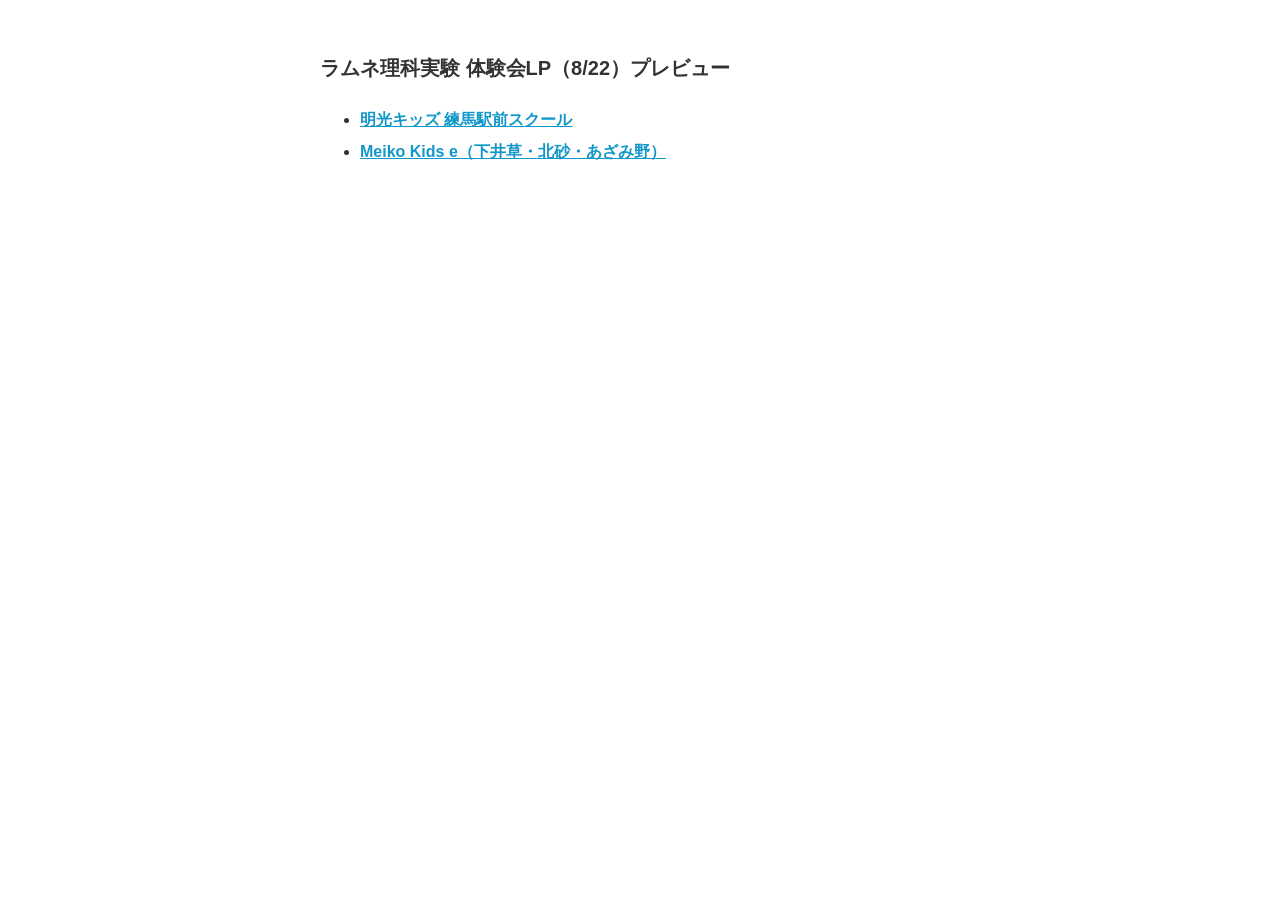
<file: index.html>
<!DOCTYPE html><html lang="ja"><head><meta charset="UTF-8"><meta name="robots" content="noindex,nofollow"><meta name="viewport" content="width=device-width,initial-scale=1"><title>ラムネ理科実験 体験会LP（プレビュー）</title><style>body{font-family:-apple-system,"Hiragino Kaku Gothic ProN",sans-serif;max-width:640px;margin:48px auto;padding:0 22px;line-height:2;color:#333}a{color:#1197c9;font-weight:700}h1{font-size:20px}</style></head><body><h1>ラムネ理科実験 体験会LP（8/22）プレビュー</h1><ul><li><a href="./meikokids/">明光キッズ 練馬駅前スクール</a></li><li><a href="./meikokidse/">Meiko Kids e（下井草・北砂・あざみ野）</a></li></ul></body></html>
</file>
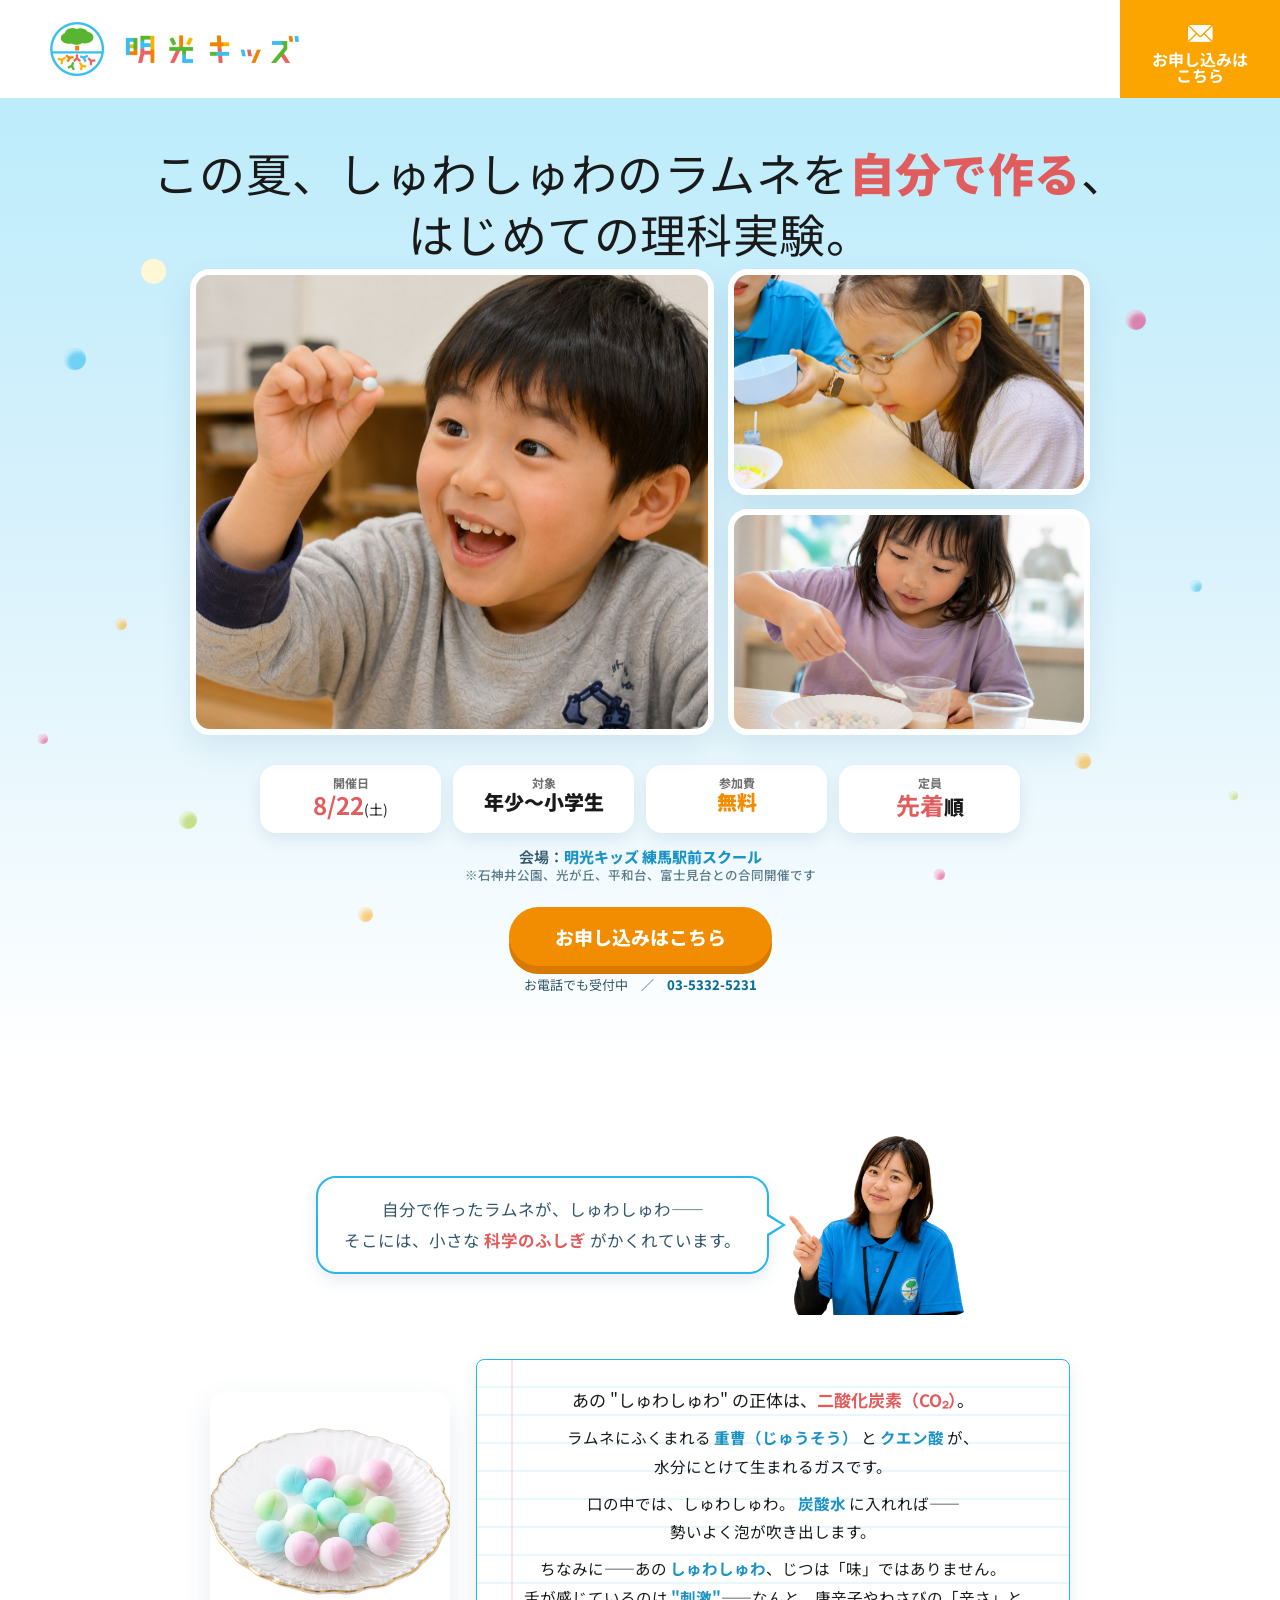
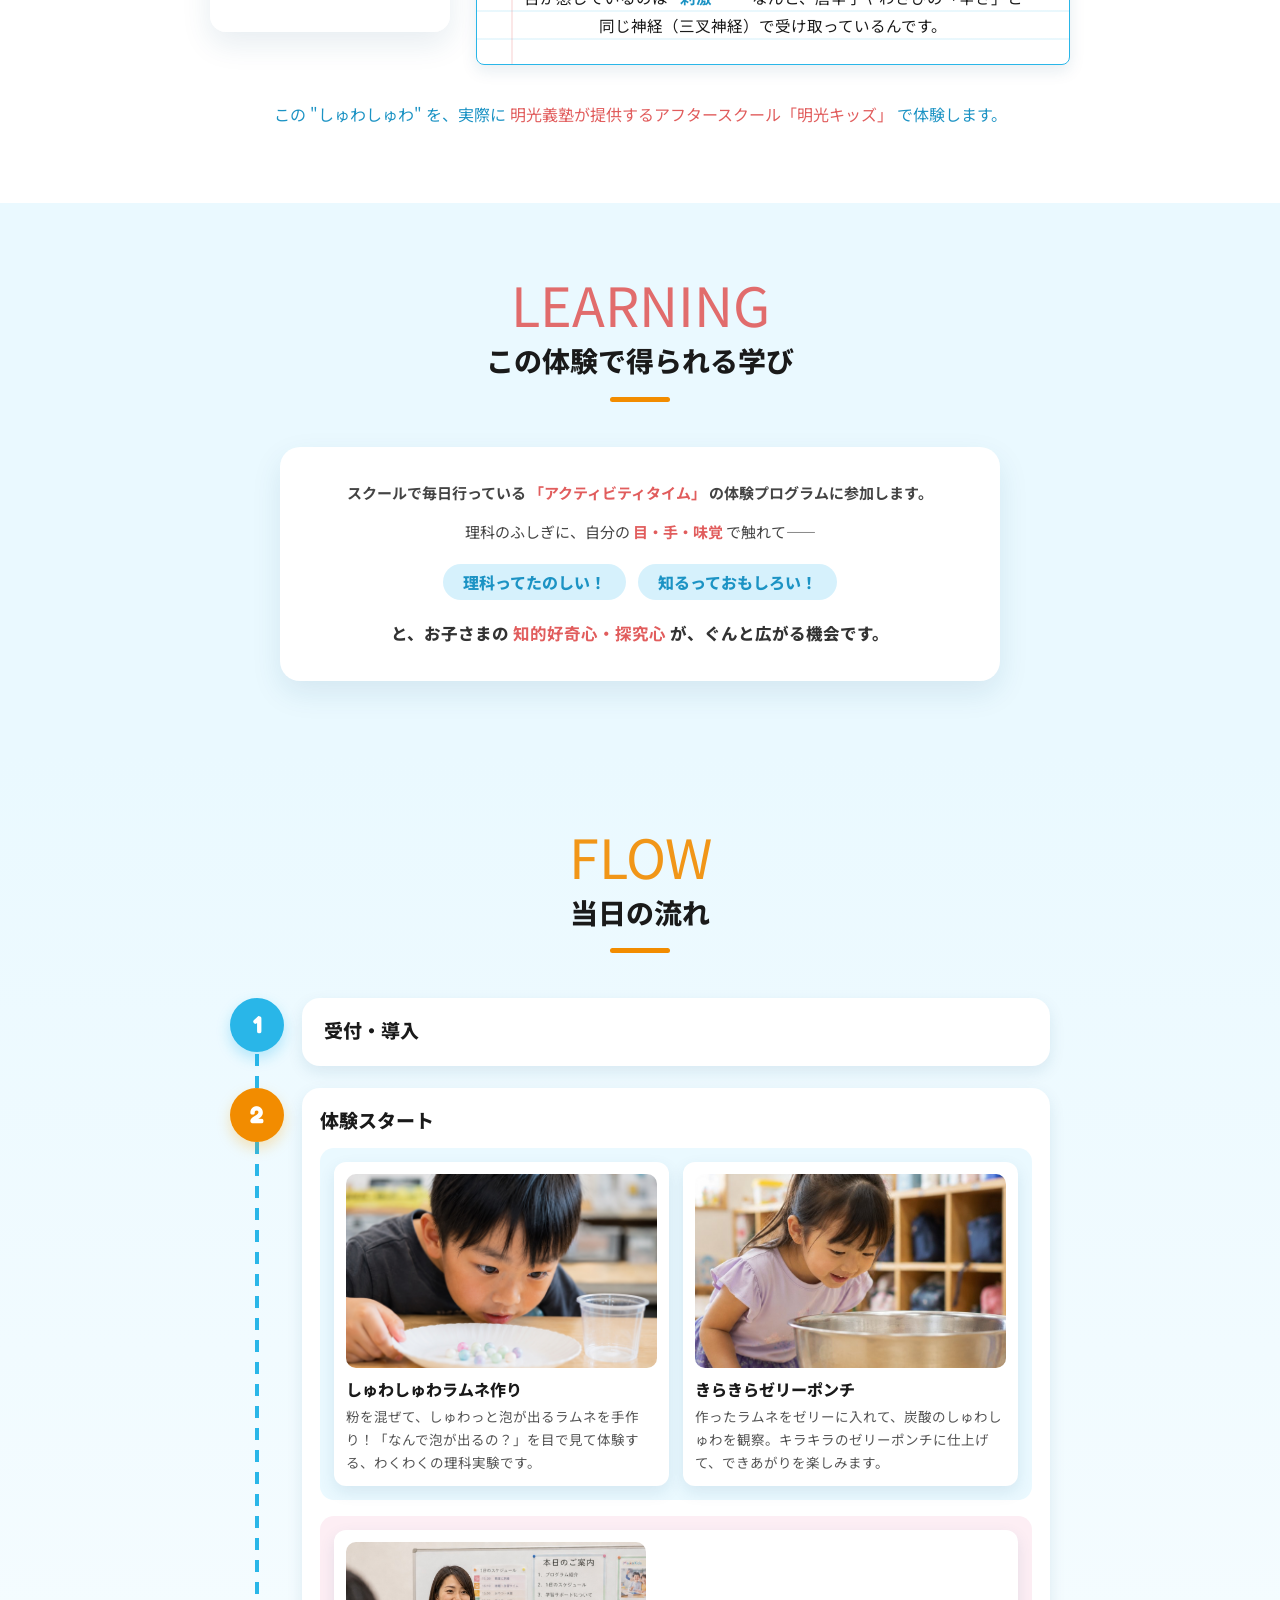
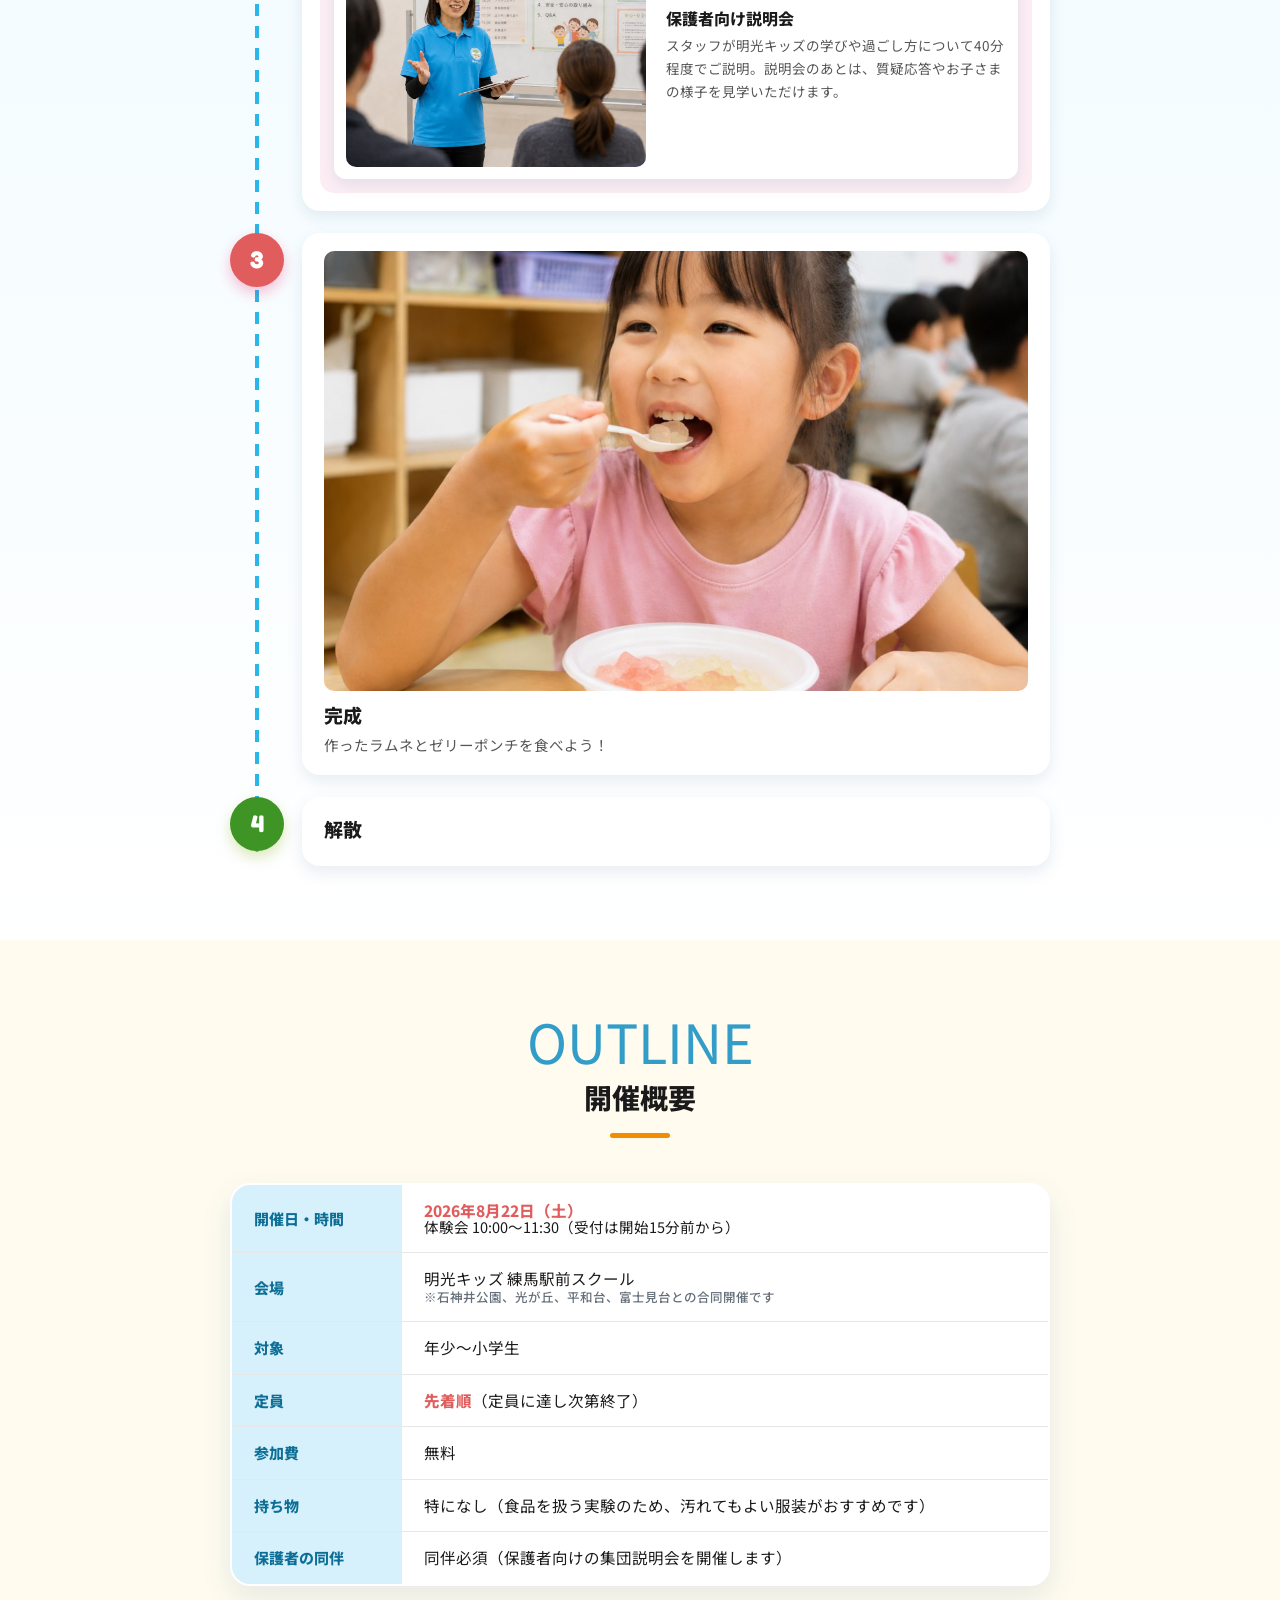
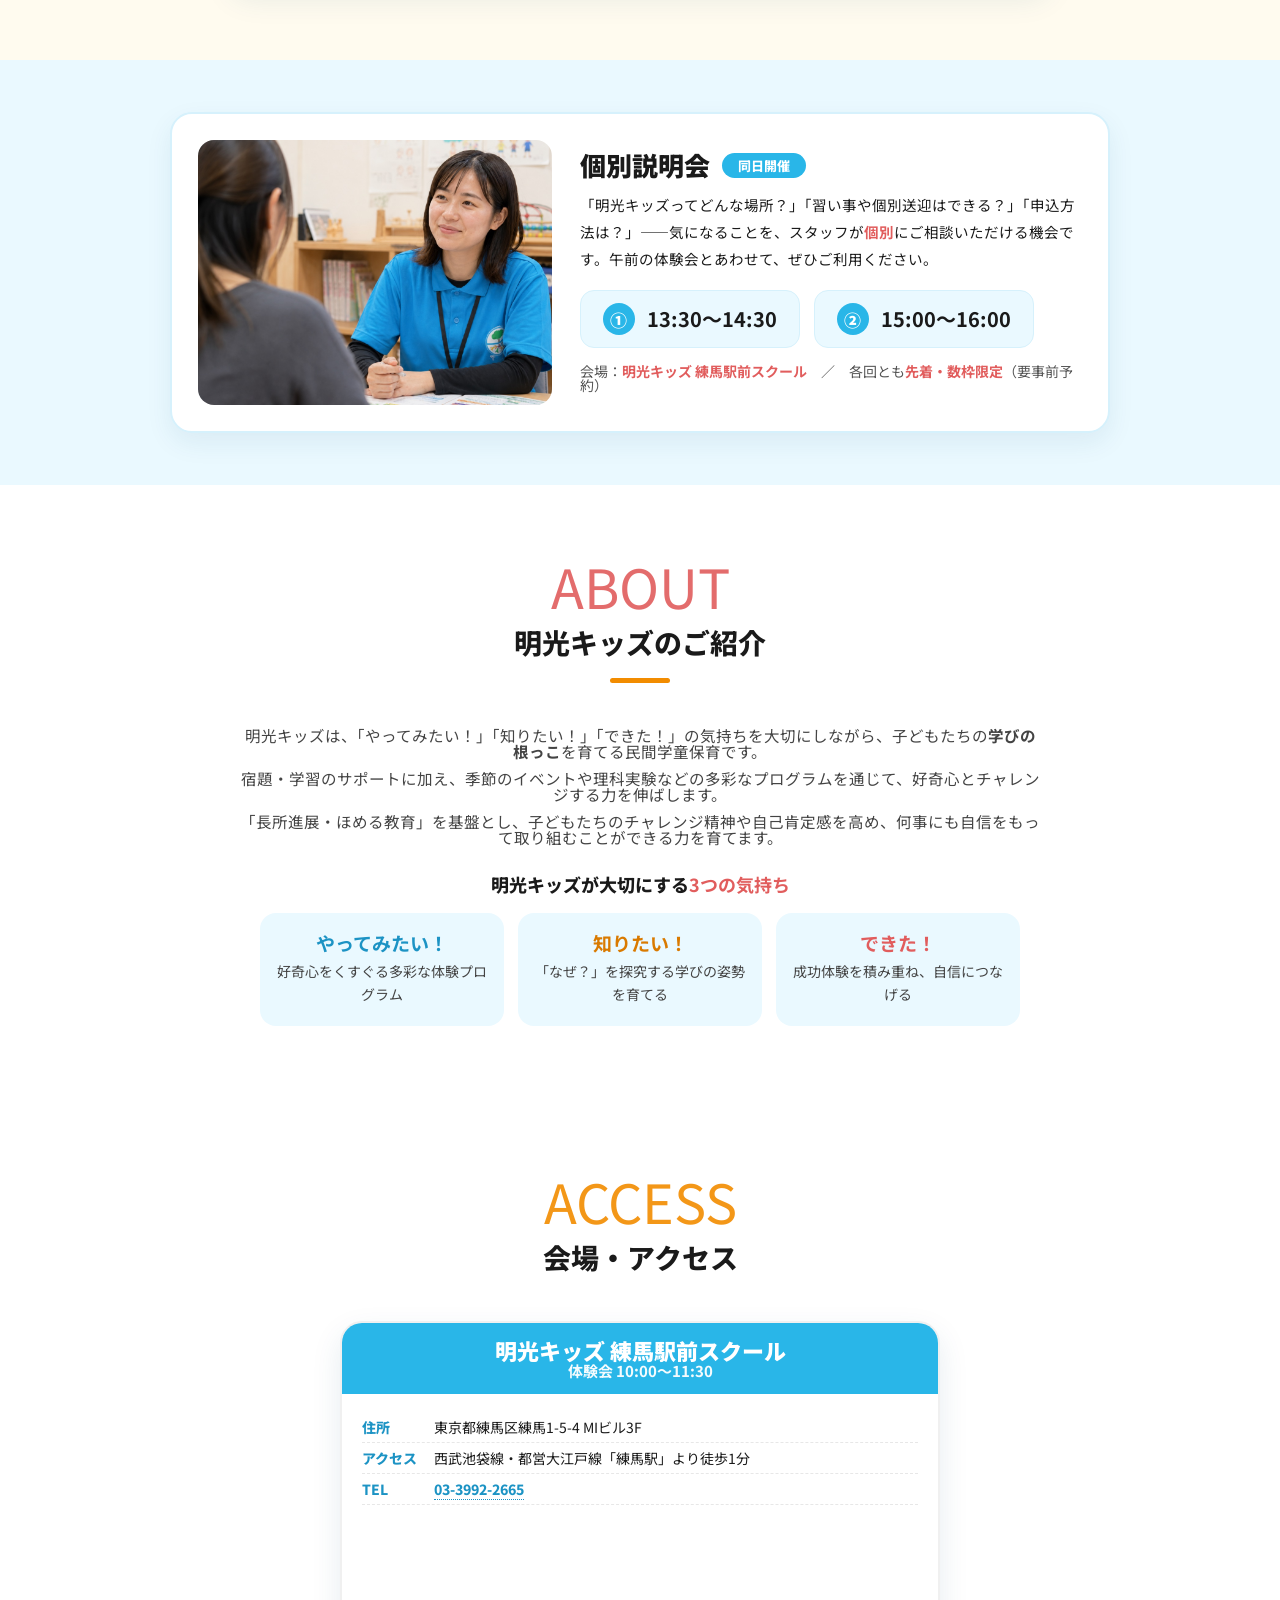
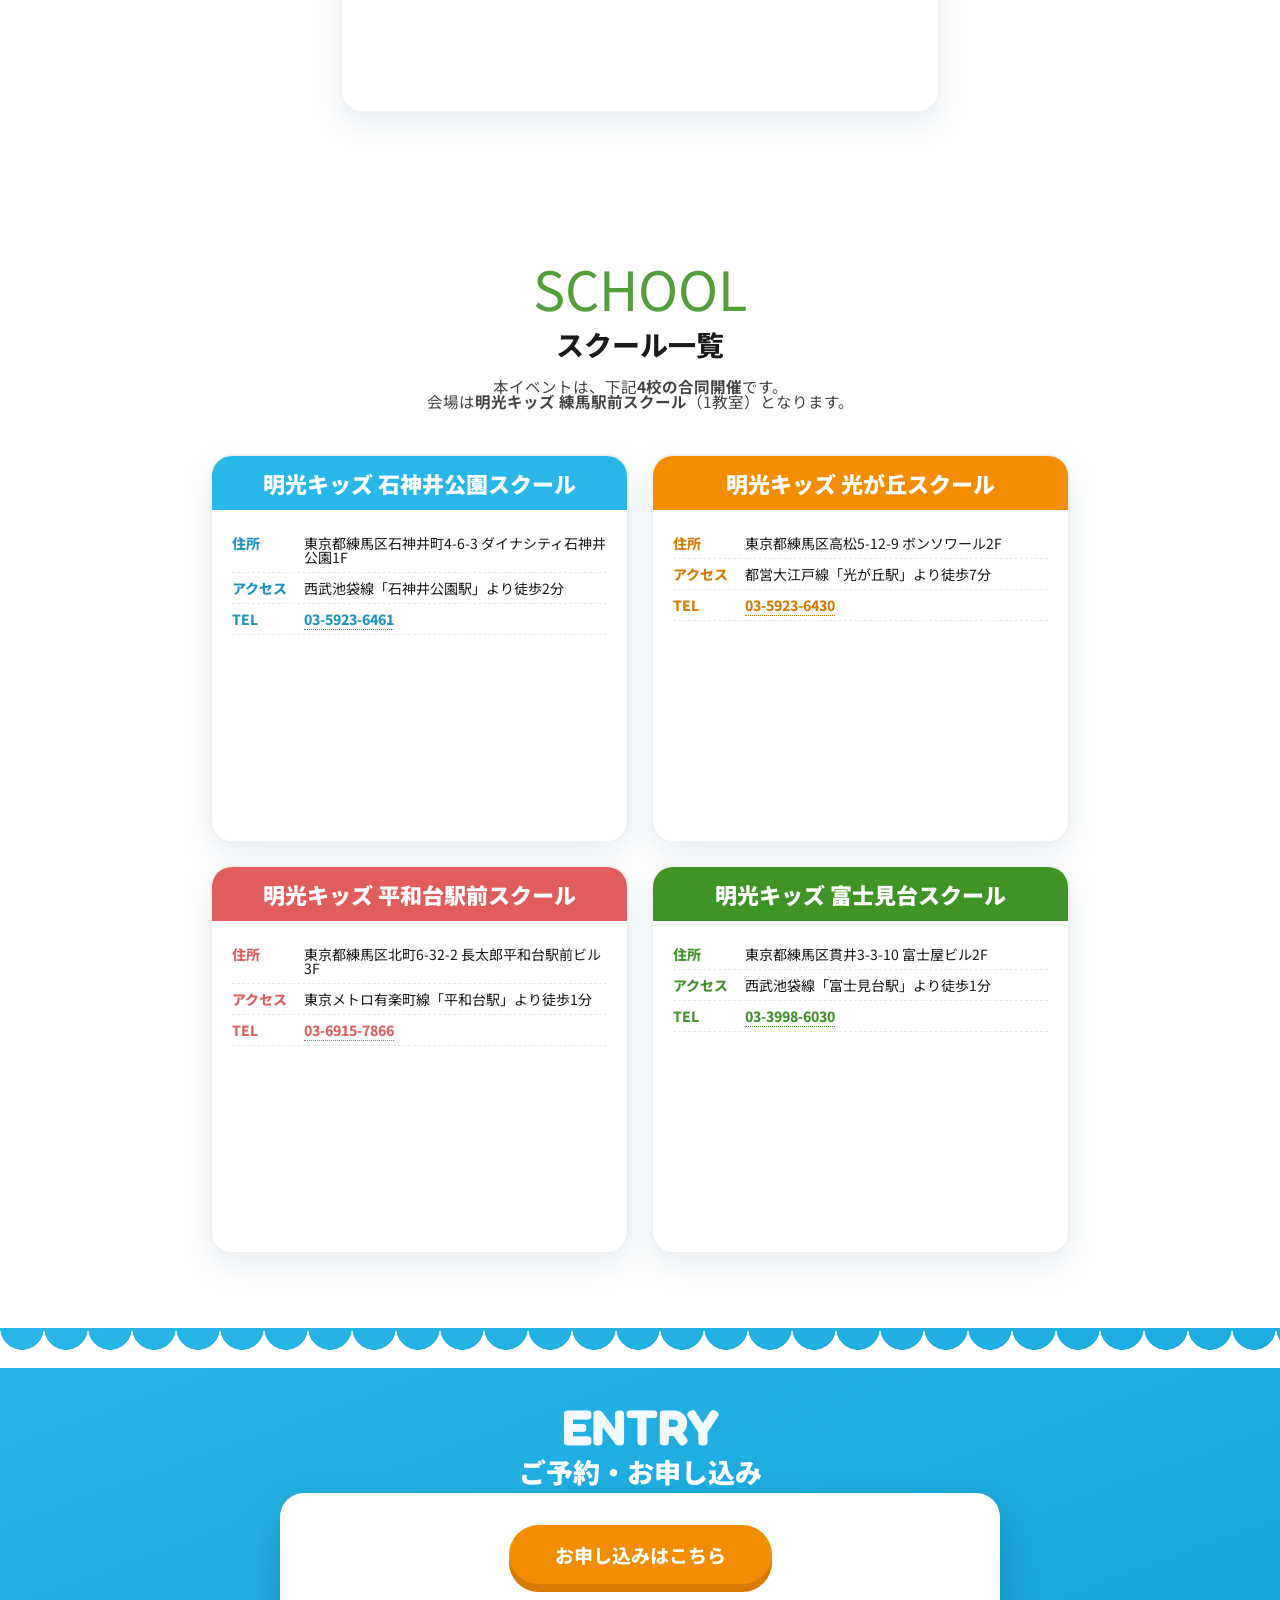
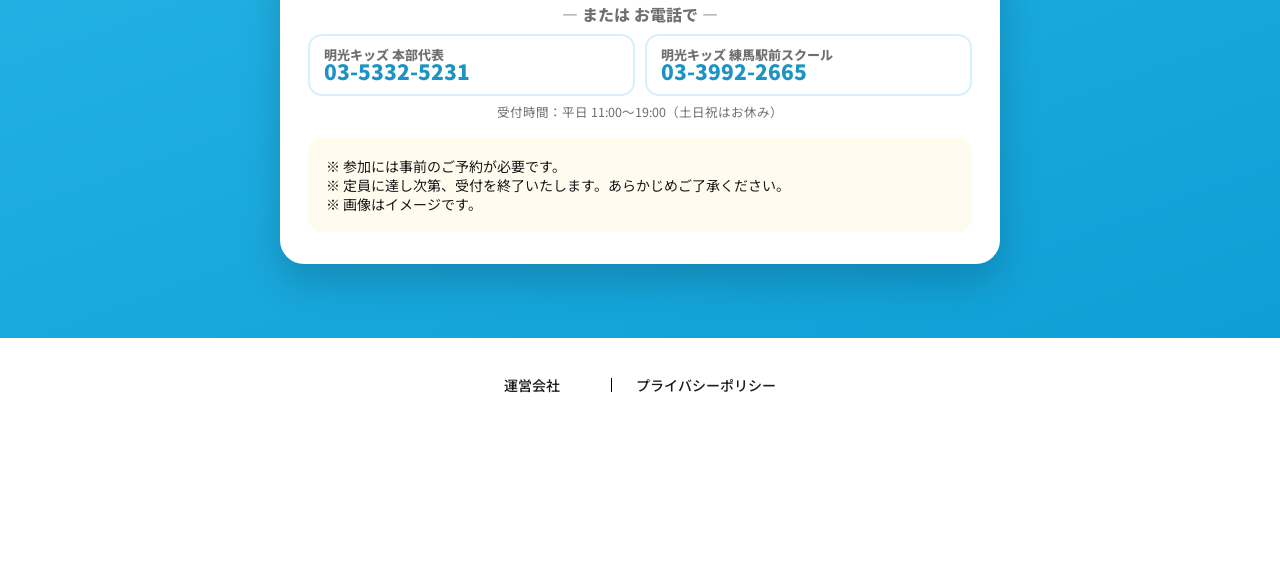
<file: meikokids/index.html>
<!DOCTYPE html>
<html lang="ja">
<head>
<meta charset="UTF-8">
<meta name="robots" content="noindex,nofollow">
<meta name="viewport" content="width=device-width, initial-scale=1">
<title>ラムネ実験室｜明光キッズ 練馬駅前スクール ラムネの理科実験体験会（8/22）</title>
<meta name="description" content="2026年8月22日(土)、明光キッズ練馬駅前スクールで直営5校合同のラムネ理科実験体験会を開催。しゅわしゅわのラムネとカラフルなゼリーポンチを作ろう！年少〜小学生対象・参加費無料・先着順。同日午後は個別説明会も実施。">
<meta property="og:title" content="ラムネ実験室｜明光キッズ 練馬駅前 ラムネの理科実験体験会">
<meta property="og:description" content="しゅわしゅわラムネ＆ゼリーポンチを作る理科実験！8/22(土)・練馬駅前・参加費無料・先着順。">
<link rel="icon" href="./images/favicon.ico">
<link rel="apple-touch-icon" href="./apple-touch-icon.png">

<!-- ===== フォント（公式と同じ Noto Sans JP ＋ 見出し用に fatfrank 代替の丸ゴシック） ===== -->
<link rel="preconnect" href="https://fonts.googleapis.com">
<link rel="preconnect" href="https://fonts.gstatic.com" crossorigin>
<link href="https://fonts.googleapis.com/css2?family=Noto+Sans+JP:wght@100..900&family=Fredoka:wght@500;600;700&display=swap" rel="stylesheet">

<!-- ===== 公式サイトのデザインシステム（完コピの土台） ===== -->
<link rel="stylesheet" href="./css/default.css">
<link rel="stylesheet" href="./css/shared.css">

<!-- ===== このイベントLP固有のスタイル ===== -->
<style>
:root{
  --blue:#29B6E8; --blue-d:#1c93c4; --blue-pale:#D6F1FC; --blue-pale2:#EAF9FF;
  --orange:#F28C00; --orange-d:#d97a00;
  --pink:#E15D5D; --pink-d:#cf4d4d;
  --green:#4FB130; --green-d:#3f9426;
  --coral:#EA6161;
  --cream:#FFFBEF; --ink:#1a1a1a; --gray:#707070; --line:#e7e7e7;
  --shadow:0 12px 30px rgba(21,80,120,.10);
  --shadow-s:0 6px 16px rgba(21,80,120,.10);
}
.ev *{box-sizing:border-box}
.ev{font-family:"Noto Sans JP",sans-serif;color:var(--ink);line-height:1.8;font-size:16px;-webkit-font-smoothing:antialiased;overflow-x:clip}
.ev img{max-width:100%;height:auto;display:block}
.ev a{color:inherit}
.ev-wrap{max-width:1080px;margin:0 auto;padding:0 22px}
/* スマホ専用：ヘッダー右上の申込ボタン（PCは公式の申込ボタンを使用） */
.ev-sp-cta{display:none}
@media(max-width:768px){
  .ev-sp-cta{display:flex;flex-direction:column;align-items:center;justify-content:center;position:fixed;top:0;right:0;height:55px;min-width:82px;padding:0 14px;background:var(--orange);color:#fff!important;font-weight:800;font-size:12px;line-height:1.3;text-decoration:none;text-align:center;z-index:1000;box-shadow:-2px 0 8px rgba(0,0,0,.10)}
}
.fnt-fatfrank{font-family:"fatfrank","Fredoka","Noto Sans JP",sans-serif!important;font-weight:700;letter-spacing:.04em}

/* ---- 共通：セクション見出し（英語キーワード＋日本語） ---- */
.ev-sec{padding:74px 0}
.ev-head{text-align:center;margin-bottom:44px}
.ev-head .en{display:block;font-size:54px;line-height:1;color:var(--blue-d);opacity:.9}
.ev-head .en.o{color:var(--orange)} .ev-head .en.p{color:var(--pink)} .ev-head .en.g{color:var(--green-d)}
.ev-head h2{font-size:28px;font-weight:800;margin-top:10px;line-height:1.4}
.ev-head .lead{margin-top:14px;color:#444;font-size:15.5px}
.ev-head .deco-line{display:inline-block;margin-top:16px;width:60px;height:5px;border-radius:5px;background:var(--orange)}

/* ---- CTAボタン（公式＝オレンジのピル） ---- */
.ev-btn{display:inline-flex;align-items:center;justify-content:center;gap:.5em;
  background:var(--orange);color:#fff!important;font-weight:800;font-size:19px;text-decoration:none;
  padding:20px 46px;border-radius:50px;box-shadow:0 8px 0 var(--orange-d);
  transition:transform .12s ease,box-shadow .12s ease;border:none;cursor:pointer}
.ev-btn:hover{transform:translateY(3px);box-shadow:0 5px 0 var(--orange-d)}
.ev-btn .arr{font-size:.9em}
.ev-btn.tel{background:var(--blue);box-shadow:0 8px 0 var(--blue-d)}
.ev-btn.tel:hover{box-shadow:0 5px 0 var(--blue-d)}
.ev-btn.sm{font-size:16px;padding:14px 30px;box-shadow:0 6px 0 var(--orange-d)}
.ev-btn.sm:hover{box-shadow:0 3px 0 var(--orange-d)}

/* ================= HERO ================= */
.ev-hero{position:relative;background:
   radial-gradient(circle at 12% 18%,#fff7d6 0 12px,transparent 13px),
   linear-gradient(180deg,#BDECFB 0%,var(--blue-pale) 42%,#fff 100%);
   padding:30px 0 70px;text-align:center}
.ev-hero .confetti{position:absolute;inset:0;pointer-events:none;overflow:hidden;z-index:0}
.ev-hero .ev-wrap{position:relative;z-index:1}
.ev-hero .confetti i{position:absolute;width:16px;height:16px;border-radius:50%;opacity:.5;box-shadow:inset 3px 3px 4px rgba(255,255,255,.78),0 1px 3px rgba(0,0,0,.04);animation:fizz 7s ease-in-out infinite}
@keyframes fizz{0%{transform:translateY(10px) scale(.82);opacity:0}20%{opacity:.55}80%{opacity:.45}100%{transform:translateY(-66px) scale(1.08);opacity:0}}
/* チラシ風 カラフルイベントタイトル */
.lab-hero-title{margin:4px 0 10px;position:relative}
.lab-hero-title::before{content:"";position:absolute;inset:-8px -1% 4px;pointer-events:none;z-index:2;background-repeat:no-repeat;background-position:1% 62%,12% 4%,99% 68%,88% 2%;background-size:26px,18px,24px,15px;background-image:url("data:image/svg+xml,%3Csvg xmlns='http://www.w3.org/2000/svg' viewBox='0 0 24 24' fill='%23FCA400'%3E%3Cpath d='M12 1c1.1 7.4 3.5 9.9 11 11-7.5 1.1-9.9 3.6-11 11-1.1-7.4-3.5-9.9-11-11 7.5-1.1 9.9-3.6 11-11Z'/%3E%3C/svg%3E"),url("data:image/svg+xml,%3Csvg xmlns='http://www.w3.org/2000/svg' viewBox='0 0 24 24' fill='%23E61B64'%3E%3Cpath d='M12 1c1.1 7.4 3.5 9.9 11 11-7.5 1.1-9.9 3.6-11 11-1.1-7.4-3.5-9.9-11-11 7.5-1.1 9.9-3.6 11-11Z'/%3E%3C/svg%3E"),url("data:image/svg+xml,%3Csvg xmlns='http://www.w3.org/2000/svg' viewBox='0 0 24 24' fill='%2315B3EE'%3E%3Cpath d='M12 1c1.1 7.4 3.5 9.9 11 11-7.5 1.1-9.9 3.6-11 11-1.1-7.4-3.5-9.9-11-11 7.5-1.1 9.9-3.6 11-11Z'/%3E%3C/svg%3E"),url("data:image/svg+xml,%3Csvg xmlns='http://www.w3.org/2000/svg' viewBox='0 0 24 24' fill='%239BC714'%3E%3Cpath d='M12 1c1.1 7.4 3.5 9.9 11 11-7.5 1.1-9.9 3.6-11 11-1.1-7.4-3.5-9.9-11-11 7.5-1.1 9.9-3.6 11-11Z'/%3E%3C/svg%3E")}
@media(max-width:680px){ .lab-hero-title::before{background-size:0,17px,0,14px} }
.lab-eyebrow{display:inline-flex;flex-wrap:wrap;gap:6px 10px;justify-content:center;align-items:center;margin-bottom:10px;font-weight:800}
.lab-eyebrow .e-shuwa{color:var(--pink);font-size:15px}
.lab-eyebrow .e-chal{background:var(--green);color:#fff;padding:4px 15px;border-radius:50px;font-size:14.5px}
.lab-title{font-weight:700;font-size:clamp(42px,7.6vw,76px);line-height:1.04;letter-spacing:.01em;margin:0;-webkit-text-stroke:5px #fff;paint-order:stroke fill;filter:drop-shadow(0 3px 0 rgba(0,0,0,.07))}
.lab-title.lab-title-jp{font-family:"Noto Sans JP",sans-serif;font-weight:900;letter-spacing:.05em;-webkit-text-stroke-width:6px;font-size:clamp(46px,9.5vw,90px)}
@media(max-width:680px){ .lab-title.lab-title-jp{-webkit-text-stroke-width:5px;font-size:clamp(40px,14vw,66px)} .lab-eyebrow .e-shuwa,.lab-eyebrow .e-chal{font-size:12.5px} }
.ev-hero .brandbar{display:flex;align-items:center;justify-content:center;gap:14px;margin-bottom:18px}
.ev-hero .brandbar img{height:62px;width:auto}
.ev-hero .eyebrow{display:inline-block;background:#fff;color:var(--pink);font-weight:800;
  padding:7px 20px;border-radius:50px;font-size:15px;box-shadow:var(--shadow-s);margin-bottom:6px}
.ev-hero .eyebrow .fnt-fatfrank{color:var(--pink);font-size:18px}
.ev-hero h1{font-size:46px;line-height:1.32;font-weight:900;margin:14px 0 6px;letter-spacing:.01em}
.ev-hero .sp-br{display:none}
.ev-hero h1 .mark{position:relative;color:var(--blue-d);white-space:nowrap;font-weight:900}
.ev-hero h1 .mark:after{content:"";position:absolute;left:0;right:0;bottom:2px;height:14px;background:rgba(252,164,0,.45);z-index:-1;border-radius:8px}
.ev-hero h1 .uchiwa{color:var(--pink);font-weight:900}
.ev-hero .sub{font-size:17px;color:#33576a;max-width:640px;margin:0 auto 22px;font-weight:500}
.ev-hero .hero-photo{position:relative;max-width:900px;margin:0 auto 8px}
.ev-hero .hero-photo .shot{position:relative;margin:0}
.ev-hero .hero-photo .shot img{width:100%;display:block;border-radius:20px;border:6px solid #fff;box-shadow:var(--shadow);object-fit:cover}
.ev-hero .hero-photo.duo{display:grid;grid-template-columns:1fr 1fr;gap:16px;align-items:stretch}
.ev-hero .hero-photo.duo .shot img{aspect-ratio:4/3}
.ev-hero .hero-photo.trio{display:grid;grid-template-columns:1.45fr 1fr;gap:14px;align-items:stretch}
.ev-hero .hero-photo.trio .main{grid-column:1;grid-row:1/3}
.ev-hero .hero-photo.trio .main img{height:100%}
.ev-hero .hero-photo.trio .r1{grid-column:2;grid-row:1}
.ev-hero .hero-photo.trio .r2{grid-column:2;grid-row:2}
.ev-hero .hero-photo.trio .r1 img,.ev-hero .hero-photo.trio .r2 img{aspect-ratio:16/10}
@media(max-width:680px){
  .ev-hero .hero-photo.trio{grid-template-columns:1fr 1fr}
  .ev-hero .hero-photo.trio .main{grid-column:1/3;grid-row:auto}
  .ev-hero .hero-photo.trio .main img{height:auto;aspect-ratio:16/10}
  .ev-hero .hero-photo.trio .r1{grid-column:1;grid-row:auto}
  .ev-hero .hero-photo.trio .r2{grid-column:2;grid-row:auto}
}
.ev-hero .hero-photo .shot .cap{position:absolute;left:50%;bottom:10px;transform:translateX(-50%);white-space:nowrap;
  background:rgba(255,255,255,.92);color:#0e6f96;font-weight:800;font-size:13px;padding:5px 14px;border-radius:50px;box-shadow:var(--shadow-s)}
/* 公式ヘッダーは max-width:768px で position:fixed。固定ヘッダー分の上余白を確保 */
@media (min-width:681px) and (max-width:768px){ .ev-hero{padding-top:72px} }
.ev-hero .hero-photo .ph{border-radius:26px;overflow:hidden;box-shadow:var(--shadow);border:6px solid #fff;aspect-ratio:16/9;object-fit:cover;width:100%}
.ev-hero .hero-photo .pop{position:absolute;left:-14px;top:-14px;background:var(--pink);color:#fff;font-weight:800;
  font-size:14px;border-radius:50%;width:96px;height:96px;display:flex;align-items:center;justify-content:center;
  text-align:center;line-height:1.3;transform:rotate(-10deg);box-shadow:0 6px 14px rgba(230,27,100,.35)}
.ev-hero .hero-photo .hero-imgnote{position:absolute;left:12px;bottom:10px;background:rgba(0,0,0,.42);color:#fff;
  font-size:11px;padding:3px 9px;border-radius:7px;font-weight:600;letter-spacing:.02em}
/* バッジ群 */
.ev-badges{display:flex;flex-wrap:wrap;gap:12px;justify-content:center;margin:30px auto 8px;max-width:760px}
.ev-badges .b{background:#fff;border-radius:16px;box-shadow:var(--shadow-s);padding:12px 8px;flex:1 1 150px;min-width:140px}
.ev-badges .b .k{font-size:12px;color:var(--gray);font-weight:700}
.ev-badges .b .v{font-size:20px;font-weight:900;color:var(--ink);line-height:1.3}
.ev-badges .b .v b{color:var(--pink);font-size:24px}
.ev-badges .b .v .free{color:var(--orange);font-weight:900}
.ev-hero .cta-row{margin-top:26px;display:flex;flex-direction:column;align-items:center;gap:12px}
.ev-hero .cta-note{font-size:13px;color:#33576a}
.ev-hero .ev-schools-line{margin:16px auto 0;font-size:15px;color:#33576a;font-weight:600}
.ev-hero .ev-schools-line b{color:var(--blue-d);font-weight:800}
.ev-hero .ev-joint-note{margin:5px auto 0;font-size:12.5px;color:#5b7a88;font-weight:500;text-align:center}
.joint-sub{display:inline-block;margin-top:4px;font-size:12.5px;color:#66707a;font-weight:500}
/* フッターのリンクを中央揃え */
#footer-info .inner{display:flex;justify-content:center;text-align:center}
#footer-info .nav-ft{width:100%;text-align:center}
#footer-info .nav-ft .top{display:flex;justify-content:center;flex-wrap:wrap;gap:8px 26px}
#footer-info{padding-top:40px;padding-bottom:28px}

/* ================= 共感（こんな方へ） ================= */
.ev-for{background:var(--blue-pale2)}
.ev-for .list{display:grid;grid-template-columns:repeat(2,1fr);gap:16px;max-width:880px;margin:0 auto}
.ev-for .item{background:#fff;border-radius:18px;padding:20px 22px 20px 58px;position:relative;box-shadow:var(--shadow-s);font-weight:700;font-size:16.5px}
.ev-for .item:before{content:"✓";position:absolute;left:18px;top:50%;transform:translateY(-50%);
  width:28px;height:28px;background:var(--green);color:#fff;border-radius:50%;display:flex;align-items:center;justify-content:center;font-size:16px;font-weight:900}

/* ================= 3つの体験 ================= */
.ev-act .cards{display:grid;grid-template-columns:repeat(3,1fr);gap:24px}
/* 当日の流れ（タイムライン） */
.ev-flow2{background:linear-gradient(180deg,var(--blue-pale2),#fff)}
.flowline{max-width:820px;margin:0 auto;list-style:none;position:relative;padding:0}
.flowline:before{content:"";position:absolute;left:25px;top:12px;bottom:14px;width:4px;border-radius:4px;background:repeating-linear-gradient(var(--blue) 0 12px,transparent 12px 22px)}
.fstep{position:relative;padding:0 0 22px 72px;min-height:54px}
.fstep:last-child{padding-bottom:0}
.fnum{position:absolute;left:0;top:0;width:54px;height:54px;border-radius:50%;background:var(--blue);color:#fff;font-family:"Fredoka",sans-serif;font-weight:700;font-size:24px;display:flex;align-items:center;justify-content:center;box-shadow:0 6px 14px rgba(21,179,238,.28);z-index:1}
.fstep:nth-child(2) .fnum{background:var(--orange);box-shadow:0 6px 14px rgba(252,164,0,.28)}
.fstep:nth-child(3) .fnum{background:var(--pink);box-shadow:0 6px 14px rgba(230,27,100,.28)}
.fstep:nth-child(4) .fnum{background:var(--green-d);box-shadow:0 6px 14px rgba(127,174,0,.28)}
.fcard{background:#fff;border-radius:18px;padding:18px 22px;box-shadow:var(--shadow-s)}
.fcard h3{font-size:19px;font-weight:800;margin-bottom:5px;line-height:1.45}
.fcard p{font-size:14.5px;color:#555}
.fcard.with-photo{display:grid;grid-template-columns:210px 1fr;gap:20px;padding:16px;align-items:center}
.fphoto{position:relative}
.fphoto img{width:100%;aspect-ratio:4/3;object-fit:cover;border-radius:12px;display:block}
.ftag{position:absolute;left:8px;top:8px;font-size:12px;font-weight:800;color:#fff;padding:3px 11px;border-radius:50px;box-shadow:var(--shadow-s)}
.ftag.child{background:var(--blue)} .ftag.parent{background:var(--pink)}
.flow-note{text-align:center;color:var(--gray);font-size:13px;margin-top:18px}
/* 同時進行（並列トラック） */
.fcard.fparallel{padding:18px}
.fpar-head{display:flex;align-items:center;gap:10px 14px;flex-wrap:wrap;margin-bottom:14px}
.fpar-head h3{margin:0}
.fpar-badge{background:#fff4d6;color:#b8740a;font-weight:800;font-size:12.5px;padding:6px 14px;border-radius:50px;border:1px solid #ffd98a}
.ftracks{display:grid;grid-template-columns:1fr;gap:16px}
.ftrack{border-radius:14px;padding:14px}
.ftrack.parent{background:#fdeef4}
.ftrack-label{display:inline-block;font-size:12px;font-weight:800;color:#fff;padding:3px 13px;border-radius:50px;margin-bottom:10px}
.ftrack.parent .ftrack-label{background:var(--pink)}
/* お子さま：2枚を横並び（上段） */
.ftrack.child{background:var(--blue-pale2);display:flex;flex-wrap:wrap;gap:14px}
.ftrack.child .ftrack-label{flex-basis:100%;background:var(--blue);margin-bottom:0}
.ftrack.child .fmini{flex:1 1 calc(50% - 7px);min-width:0}
.fmini{background:#fff;border-radius:12px;padding:12px;box-shadow:var(--shadow-s)}
.fmini img{width:100%;aspect-ratio:16/10;object-fit:cover;border-radius:10px;display:block;margin-bottom:10px}
.fmini h4{font-size:16px;font-weight:800;margin-bottom:4px;line-height:1.45}
.fmini p{font-size:13.5px;color:#555;line-height:1.7}
/* イベントリード（FLOW前） */
.ev-eventlead{padding:46px 0 0}
.event-lead{max-width:820px;margin:0 auto;text-align:center;font-size:17px;font-weight:600;color:#33576a;line-height:1.9}
.event-lead b{color:var(--pink)}
.event-note{max-width:760px;margin:20px auto 0;text-align:center;font-size:15px;line-height:1.8;color:#8a5a10;background:#fff6e5;border:1px solid #ffe1a8;border-radius:14px;padding:15px 22px}
.event-note b{color:var(--pink)}
@media(max-width:680px){ .event-note{font-size:13.5px;padding:13px 15px;margin-top:16px} }
.event-lead .br-sp{display:none}
@media(max-width:680px){ .event-lead .br-sp{display:inline} .event-lead .br-pc{display:none} }
/* 完成カード（FLOW step3） */
.fdone{display:block}
.fdone-imgs{margin-bottom:10px}
.fdone-imgs img{width:100%;aspect-ratio:16/10;object-fit:cover;border-radius:10px;display:block}
.fdone h3{margin:0 0 4px}
.fdone .fdone-eat{margin:2px 0 0;font-size:14.5px;font-weight:400;color:#555;line-height:1.7}
/* 明光キッズeのご紹介（ABOUT） */
.ev-about{background:#fff}
.about-gallery{max-width:760px;margin:34px auto 0}
.ag-label{text-align:center;font-weight:800;color:var(--blue-d);font-size:15px;margin:0 0 12px}
.ag-track{display:flex;overflow-x:auto;scroll-snap-type:x mandatory;border-radius:18px;scrollbar-width:none;-webkit-overflow-scrolling:touch;box-shadow:var(--shadow)}
.ag-track::-webkit-scrollbar{display:none}
.ag-slide{flex:0 0 100%;scroll-snap-align:center}
.ag-slide img{width:100%;aspect-ratio:16/10;object-fit:cover;display:block}
.ag-dots{display:flex;gap:8px;justify-content:center;margin-top:14px}
.ag-dots button{width:9px;height:9px;border-radius:50%;border:none;background:#cfe0e8;cursor:pointer;padding:0;transition:width .2s,background .2s}
.ag-dots button.on{background:var(--blue);width:22px;border-radius:5px}
.about-text{max-width:800px;margin:0 auto 30px;text-align:center;color:#444;font-size:15.5px;line-height:1.95}
.about-text p{margin:0 0 12px}
.five-e-title{text-align:center;font-size:18px;font-weight:800;margin:0 0 20px}
.five-e-title b{color:var(--pink)}
.five-e{display:grid;grid-template-columns:repeat(3,1fr);gap:14px;max-width:760px;margin:0 auto}
.e-item{background:var(--blue-pale2);border-radius:16px;padding:20px 14px;text-align:center}
.e-item .e-en{display:block;font-family:"Fredoka",sans-serif;font-weight:700;font-size:19px;color:var(--blue-d);margin-bottom:8px}
.e-item:nth-child(2) .e-en{color:var(--orange-d)}
.e-item:nth-child(3) .e-en{color:var(--pink)}
.e-item:nth-child(4) .e-en{color:var(--green-d)}
.e-item:nth-child(5) .e-en{color:#9b59b6}
.e-item p{font-size:14px;color:#444;line-height:1.65;margin:0}
.about-link{text-align:center;margin-top:26px}
.about-link a{color:var(--blue-d);font-weight:700;text-decoration:none;font-size:14px}
/* スクールカード：電話するボタン＋地図埋め込み */
.ev-scard .tel-link{color:var(--blue-d);font-weight:800;text-decoration:none;border-bottom:1px dotted currentColor}
.ev-scard:nth-child(2) .tel-link{color:var(--orange-d)}
.ev-scard:nth-child(3) .tel-link{color:var(--pink)}
.ev-scard .map-embed{width:100%;height:170px;border:0;border-radius:12px;margin-top:14px;display:block}
@media(max-width:680px){
  .five-e{grid-template-columns:1fr}
  .event-lead{font-size:15.5px}
  .fdone{grid-template-columns:1fr;gap:10px}
  .fdone-imgs{justify-content:flex-start}
  .fdone-imgs img{max-width:100%}
  .ev-scard .map-embed{height:200px}
}
.fmini .uchiwa2{display:grid;grid-template-columns:1fr 1fr;gap:8px;margin-bottom:10px}
.fmini .uchiwa2 img{width:100%;aspect-ratio:3/4;object-fit:contain;background:#fff;border-radius:10px;margin-bottom:0;display:block}
/* 保護者：1枚を横長カード（下段） */
.ftrack.parent .fmini{display:grid;grid-template-columns:300px 1fr;gap:20px;align-items:center}
.ftrack.parent .fmini img{margin-bottom:0;aspect-ratio:4/3}
@media(max-width:680px){
  .ftrack.child{display:block}
  .ftrack.child .fmini{margin-bottom:12px}
  .ftrack.child .fmini:last-child{margin-bottom:0}
  .ftrack.parent .fmini{grid-template-columns:1fr;gap:0}
  .ftrack.parent .fmini img{margin-bottom:10px;aspect-ratio:16/10}
}
@media(max-width:680px){
  .fstep{padding-left:56px;padding-bottom:18px}
  .fnum{width:44px;height:44px;font-size:20px}
  .flowline:before{left:20px}
  .fcard.with-photo{grid-template-columns:1fr;gap:12px;padding:14px}
  .fphoto img{aspect-ratio:16/9}
}
.ev-card{background:#fff;border-radius:24px;overflow:hidden;box-shadow:var(--shadow);border:2px solid #f0f0f0;display:flex;flex-direction:column}
.ev-card .ph{aspect-ratio:4/3;object-fit:cover;width:100%}
.ev-card .body{padding:22px 22px 26px;flex:1;display:flex;flex-direction:column}
.ev-card .no{align-self:flex-start;font-family:"Fredoka",sans-serif;font-weight:700;color:#fff;background:var(--blue);
  width:44px;height:44px;border-radius:50%;display:flex;align-items:center;justify-content:center;font-size:20px;margin:-44px 0 12px;position:relative;box-shadow:var(--shadow-s);border:3px solid #fff}
.ev-card:nth-child(2) .no{background:var(--orange)} .ev-card:nth-child(3) .no{background:var(--pink)}
.ev-card h3{font-size:21px;font-weight:900;margin-bottom:4px}
.ev-card .en{font-family:"Fredoka",sans-serif;font-size:13px;color:var(--blue);font-weight:600;letter-spacing:.05em;text-transform:uppercase;margin-bottom:10px}
.ev-card:nth-child(2) .en{color:var(--orange-d)} .ev-card:nth-child(3) .en{color:var(--pink)}
.ev-card p{font-size:15px;color:#444}

/* ================= 当日の流れ ================= */
.ev-flow{background:linear-gradient(180deg,#fff,var(--blue-pale2))}
.ev-timeline{max-width:760px;margin:0 auto;position:relative}
.ev-timeline:before{content:"";position:absolute;left:27px;top:8px;bottom:30px;width:4px;background:repeating-linear-gradient(var(--blue) 0 10px,transparent 10px 18px)}
.ev-step{position:relative;padding:0 0 26px 76px;min-height:64px}
.ev-step .dot{position:absolute;left:0;top:0;width:56px;height:56px;border-radius:50%;background:var(--blue);color:#fff;
  display:flex;align-items:center;justify-content:center;font-size:26px;box-shadow:0 6px 14px rgba(21,179,238,.3);z-index:1}
.ev-step:nth-child(2) .dot{background:var(--orange);box-shadow:0 6px 14px rgba(252,164,0,.3)}
.ev-step:nth-child(3) .dot{background:var(--pink);box-shadow:0 6px 14px rgba(230,27,100,.3)}
.ev-step:nth-child(4) .dot{background:var(--green-d)}
.ev-step .card{background:#fff;border-radius:16px;padding:16px 20px;box-shadow:var(--shadow-s)}
.ev-step h4{font-size:18px;font-weight:800;margin-bottom:3px}
.ev-step p{font-size:14.5px;color:#555}
.ev-step .split{display:grid;grid-template-columns:1fr 1fr;gap:10px;margin-top:10px}
.ev-step .split div{border-radius:12px;padding:10px 12px;font-size:14px;font-weight:700}
.ev-step .split .c{background:var(--blue-pale)} .ev-step .split .p{background:#ffe9c2}
.ev-flow .note{text-align:center;color:var(--gray);font-size:13px;margin-top:6px}

/* ================= うちわ作りって？ ================= */
.ev-uchiwa{background:#fff}
.ev-uchiwa .inner{display:grid;grid-template-columns:1.05fr 1fr;gap:36px;align-items:center;max-width:980px;margin:0 auto}
.ev-uchiwa .txt h3{font-size:25px;font-weight:900;line-height:1.45;margin-bottom:12px}
.ev-uchiwa .txt h3 em{color:var(--pink);font-style:normal}
.ev-uchiwa .txt p{color:#444}
.ev-uchiwa .pics{display:grid;grid-template-columns:1fr 1fr;gap:14px;position:relative}
.ev-uchiwa .pics img{border-radius:18px;box-shadow:var(--shadow-s);background:#f6fbff}
.ev-uchiwa .pics .big{grid-column:1/3;aspect-ratio:16/10;object-fit:cover}
.imgnote{display:inline-block;color:#999;font-size:11px;padding:0;margin-top:6px}

/* ===== なぜしゅわしゅわ（SCIENCE）＆ 得られる学び（LEARNING） ===== */
.ev-science{background:#fff}
.sci-lead{position:relative;max-width:760px;margin:0 auto 26px;text-align:center;font-size:16.5px;font-weight:700;line-height:1.9;color:#33576a;background:#fff;border:2px solid var(--blue);border-radius:20px;padding:16px 26px;box-shadow:var(--shadow-s)}
.sci-lead::before,.sci-lead::after{content:"";position:absolute;top:50%;transform:translateY(-50%);width:0;height:0;border-style:solid}
.sci-lead::before{right:-19px;border-width:12px 0 12px 19px;border-color:transparent transparent transparent var(--blue)}
.sci-lead::after{right:-15px;border-width:9px 0 9px 15px;border-color:transparent transparent transparent #fff}
.sci-lead b{color:var(--pink)}
.sci-secret{max-width:860px;margin:0 auto 34px;display:flex;gap:26px;align-items:center}
.sci-foam{flex:0 0 240px}
.sci-intro{max-width:900px;margin:0 auto 44px;display:flex;align-items:center;justify-content:center;gap:20px}
.sci-intro .sci-lead{margin:0;flex:0 1 auto}
.sci-staff{flex:0 0 175px}
.sci-staff img{width:100%;display:block}
.sci-foam img{width:100%;border-radius:16px;display:block;aspect-ratio:1/1;object-fit:cover;box-shadow:var(--shadow)}
.sci-secret-in{position:relative;flex:1;background:repeating-linear-gradient(#fff 0 26px,rgba(41,182,232,.10) 26px 28px);border:1.5px solid var(--blue);border-radius:8px;padding:24px 28px;text-align:center;box-shadow:var(--shadow-s)}
.sci-secret-in::before{content:"";position:absolute;top:0;bottom:0;left:34px;width:2px;background:rgba(225,93,93,.15)}
.sci-secret-in p{margin:0 0 8px;font-size:15.5px;line-height:1.85}
.sci-secret-in p:last-child{margin:0}
.sci-secret-in b{color:var(--blue-d);white-space:nowrap}
.nb{white-space:nowrap}
.sci-lead,.sci-bridge,.sci-secret-in p{word-break:auto-phrase;text-wrap:pretty}
.sci-co2{font-size:17px!important;font-weight:800}
.sci-co2 b{color:var(--pink)!important}
.sci-steps{display:grid;grid-template-columns:repeat(3,1fr);gap:18px;max-width:900px;margin:0 auto 26px}
.sci-step{background:#fff;border:1px solid var(--line);border-radius:16px;padding:24px 20px 20px;text-align:center;box-shadow:var(--shadow)}
.sci-no{display:inline-flex;align-items:center;justify-content:center;width:40px;height:40px;border-radius:50%;background:var(--blue);color:#fff;font-weight:900;font-size:20px;margin-bottom:12px}
.sci-step:nth-child(2) .sci-no{background:var(--orange)}
.sci-step:nth-child(3) .sci-no{background:var(--pink)}
.sci-step h4{margin:0 0 8px;font-size:16px}
.sci-step p{margin:0;font-size:13.8px;color:#666;line-height:1.75}
.sci-close{text-align:center;font-size:16px;font-weight:800;color:var(--blue-d);margin:0}
.sci-bridge{max-width:860px;margin:0 auto;text-align:center;font-size:16px;font-weight:800;line-height:1.9;color:var(--blue-d)}
.sci-bridge b{color:var(--pink)}
.sci-trivia{max-width:760px;margin:0 auto 26px;background:var(--cream);border-radius:16px;padding:20px 24px;text-align:center;box-shadow:var(--shadow)}
.trivia-badge{display:inline-block;background:var(--orange);color:#fff;font-weight:800;font-size:13px;padding:5px 14px;border-radius:50px;margin-bottom:12px}
.sci-trivia p{margin:0;font-size:15px;line-height:1.85;color:#444}
.sci-trivia b{color:var(--pink)}
.ev-learning{background:var(--blue-pale2)}
.learn-box{max-width:720px;margin:0 auto;background:#fff;border-radius:20px;padding:32px 34px;box-shadow:var(--shadow);text-align:center}
.learn-lead{font-size:16px;font-weight:700;margin:0 0 12px;line-height:1.85}
.learn-box p{font-size:15px;line-height:1.85;margin:0 0 12px;color:#444}
.learn-box b{color:var(--pink)}
.learn-quotes{display:flex;gap:12px;justify-content:center;flex-wrap:wrap;margin:18px 0}
.lq{background:var(--blue-pale);color:var(--blue-d);font-weight:800;font-size:16px;padding:10px 20px;border-radius:50px}
.learn-close{font-size:16.5px!important;font-weight:800;color:#333!important;margin:8px 0 0!important}
.learn-close b{color:var(--pink)}
@media(max-width:760px){ .sci-steps{grid-template-columns:1fr;gap:14px} .sci-secret{flex-direction:column;gap:16px;margin:0 16px 30px} .sci-foam{flex:none;width:100%;max-width:260px;margin:0 auto;order:2} .sci-secret-in{padding:22px 18px} .sci-intro{flex-direction:column;gap:0;padding:0 12px;align-items:stretch} .sci-staff{flex:0 0 auto;width:124px;align-self:flex-end;margin-top:6px} .learn-box{padding:24px 18px;margin:0 16px} .sci-lead{font-size:15px;padding:14px 18px} .sci-lead::before{right:30px;top:auto;bottom:-19px;transform:none;border-width:19px 12px 0 12px;border-color:var(--blue) transparent transparent transparent} .sci-lead::after{right:33px;top:auto;bottom:-15px;transform:none;border-width:15px 9px 0 9px;border-color:#fff transparent transparent transparent} .sci-bridge{font-size:15px;padding:0 16px} .sci-secret-in p{font-size:15px} .sci-co2{font-size:16px!important} }

/* ================= 開催概要 ================= */
.ev-outline{background:var(--cream)}
.ev-table{max-width:820px;margin:0 auto;background:#fff;border-radius:20px;overflow:hidden;box-shadow:var(--shadow);border:2px solid #fff}
.ev-table dl{display:flex;border-bottom:1px solid var(--line)}
.ev-table dl:last-child{border-bottom:none}
.ev-table dt{width:170px;flex-shrink:0;background:var(--blue-pale);color:#0e6f96;font-weight:800;padding:18px 22px;font-size:15px;display:flex;align-items:center}
.ev-table dd{padding:18px 22px;font-size:15.5px}
/* スクール開始時間：PCは1行（／区切り）、スマホは校舎ごとに改行（／非表示） */
@media(max-width:680px){
  .sch-times .sch{display:block}
  .sch-times .sep{display:none}
}
.ev-table dd b{color:var(--pink);font-weight:800}
.ev-table dd .free{color:var(--orange);font-weight:900}

/* 個別説明会 専用セクション */
.ev-solo{background:var(--blue-pale2);padding:52px 0}
.solo-box{max-width:940px;margin:0 auto;background:#fff;border:2px solid var(--blue-pale);border-radius:22px;padding:26px;box-shadow:0 10px 26px rgba(21,80,120,.08);display:flex;gap:28px;align-items:center;text-align:left}
.solo-media{flex:0 0 40%}
.solo-media img{width:100%;border-radius:16px;display:block;object-fit:cover;aspect-ratio:4/3}
.solo-body{flex:1;min-width:0}
.solo-titlerow{display:flex;align-items:center;gap:12px;flex-wrap:wrap;margin-bottom:14px}
.solo-badge{display:inline-block;background:var(--blue);color:#fff;font-weight:800;font-size:13px;padding:6px 16px;border-radius:50px}
.solo-h{font-size:26px;font-weight:900;margin:0}
.solo-lead{font-size:14.5px;line-height:1.85;margin:0 0 18px}
.solo-lead b{color:var(--pink)}
.solo-times{display:flex;gap:14px;justify-content:flex-start;flex-wrap:wrap;margin-bottom:16px}
.stime{display:flex;align-items:center;gap:12px;background:var(--blue-pale2);border:1.5px solid var(--blue-pale);border-radius:14px;padding:12px 22px}
.stime .lbl{width:32px;height:32px;border-radius:50%;background:var(--blue);color:#fff;font-weight:900;display:flex;align-items:center;justify-content:center;font-size:17px;flex-shrink:0}
.stime b{font-size:20px}
.solo-meta{font-size:14px;color:#555;margin:0}
.solo-meta b{color:var(--pink)}
@media(max-width:820px){ .solo-box{flex-direction:column;text-align:center;padding:24px 20px;margin:0 16px} .solo-media{flex:none;width:100%} .solo-lead{text-align:left} .solo-times{justify-content:center} .solo-titlerow{justify-content:center} }
@media(max-width:680px){ .ev-solo{padding:38px 0} .solo-h{font-size:22px} .stime{padding:12px 20px} .stime b{font-size:18px} }

/* ================= スクール別 ================= */
.ev-school .cards{display:grid;grid-template-columns:repeat(3,1fr);gap:22px}
.ev-scard{background:#fff;border-radius:22px;overflow:hidden;box-shadow:var(--shadow);border:2px solid #f0f0f0}
.ev-scard .top{padding:16px;color:#fff;text-align:center}
.ev-scard:nth-child(1) .top{background:var(--blue)} .ev-scard:nth-child(2) .top{background:var(--orange)} .ev-scard:nth-child(3) .top{background:var(--pink)}
.ev-scard .top .nm{font-size:22px;font-weight:900}
.ev-scard .top .tm{font-size:15px;font-weight:700;margin-top:2px;opacity:.95}
.ev-scard .b{padding:18px 20px 22px}
.ev-scard .row{display:flex;gap:8px;font-size:14px;padding:8px 0;border-bottom:1px dashed var(--line)}
.ev-scard .row .lb{flex-shrink:0;font-weight:800;color:var(--blue-d);width:4.6em;white-space:nowrap}
.ev-scard:nth-child(2) .row .lb{color:var(--orange-d)} .ev-scard:nth-child(3) .row .lb{color:var(--pink)}
.ev-scard .acts{display:flex;gap:8px;margin-top:14px}
.ev-scard .acts a{flex:1;text-align:center;text-decoration:none;font-weight:800;font-size:14px;padding:11px 6px;border-radius:12px}
.ev-scard .acts .tel{background:var(--blue);color:#fff} .ev-scard:nth-child(2) .acts .tel{background:var(--orange)} .ev-scard:nth-child(3) .acts .tel{background:var(--pink)}
.ev-scard .acts .map{background:#eef6fb;color:#0e6f96}
.ev-schoollist .cards{grid-template-columns:repeat(2,1fr);gap:22px;max-width:860px;margin:0 auto}
.ev-schoollist .ev-scard:nth-child(4) .top{background:var(--green-d)}
.ev-schoollist .ev-scard:nth-child(4) .row .lb,.ev-schoollist .ev-scard:nth-child(4) .tel-link{color:var(--green-d)}

/* ================= ギャラリー ================= */
.ev-gallery{background:var(--blue-pale2)}
.ev-grid{display:grid;grid-template-columns:repeat(4,1fr);gap:12px;max-width:1000px;margin:0 auto}
.ev-grid img{aspect-ratio:1;object-fit:cover;border-radius:14px;box-shadow:var(--shadow-s)}
.ev-grid img:nth-child(1),.ev-grid img:nth-child(6){grid-column:span 2;grid-row:span 2;aspect-ratio:auto;height:100%}

/* 雰囲気フォトバンド／フォトウォール（ギャラリー写真・見出しなし） */
.ev-band{display:grid;grid-auto-flow:column;grid-auto-columns:1fr;gap:6px}
.ev-band.wall{grid-auto-flow:row;grid-template-columns:repeat(5,1fr)}
.ev-band img{width:100%;height:clamp(150px,17vw,240px);object-fit:cover;display:block}
@media(max-width:680px){
  .ev-band{grid-auto-columns:46%;overflow-x:auto;-webkit-overflow-scrolling:touch;scroll-snap-type:x mandatory}
  .ev-band img{height:42vw;scroll-snap-align:start}
  .ev-band.wall{grid-template-columns:repeat(2,1fr);overflow:visible}
  .ev-band.wall img{height:42vw;scroll-snap-align:none}
}

/* ================= 申込CTA ================= */
.ev-entry{background:linear-gradient(160deg,var(--blue) 0%,#0e9fd6 100%);color:#fff;text-align:center;position:relative}
.ev-entry:before{content:"";position:absolute;top:0;left:0;right:0;height:40px;background:#fff;
  -webkit-mask:radial-gradient(22px at 22px 0,#0000 98%,#000) repeat-x;mask:radial-gradient(22px at 22px 0,#0000 98%,#000) repeat-x;mask-size:44px 44px}
.ev-entry .en{font-family:"Fredoka",sans-serif;font-weight:700;font-size:50px;opacity:.95}
.ev-entry h2{font-size:27px;font-weight:900;margin:6px 0 8px}
.ev-entry .lead{font-size:16px;opacity:.95;margin-bottom:26px}
.ev-entry .panel{background:#fff;color:var(--ink);max-width:720px;margin:0 auto;border-radius:24px;padding:32px 28px;box-shadow:0 18px 40px rgba(0,0,0,.18);text-align:left}
.ev-entry .panel .big-cta{text-align:center;margin-bottom:22px}
.ev-entry .panel .or{text-align:center;color:var(--gray);font-weight:800;margin:18px 0 12px;position:relative}
.ev-entry .tellist{display:grid;grid-template-columns:repeat(2,1fr);gap:10px}
.ev-entry .tellist a{display:flex;flex-direction:column;text-decoration:none;border:2px solid var(--blue-pale);border-radius:14px;padding:12px 14px}
.ev-entry .tellist a .nm{font-size:13px;color:var(--gray);font-weight:800}
.ev-entry .tellist a .no{font-size:21px;font-weight:900;color:var(--blue-d)}
.ev-entry .reqs{background:var(--cream);border-radius:14px;padding:16px 18px;margin-top:20px;font-size:14px}
.ev-entry .reqs .t{font-weight:900;margin-bottom:6px;color:var(--ink)}
.ev-entry .reqs b{color:var(--pink)}
.ev-entry .recep{font-size:12.5px;color:var(--gray);margin-top:10px;text-align:center}

/* ================= 注意事項 ================= */
.ev-notes{background:#fff;padding:34px 0}
.ev-notes ul{max-width:820px;margin:0 auto;background:var(--cream);border-radius:16px;padding:22px 26px;list-style:none}
.ev-notes li{position:relative;padding-left:20px;font-size:14px;color:#555;margin:6px 0}
.ev-notes li:before{content:"※";position:absolute;left:0;color:var(--pink);font-weight:800}

/* ================= 固定CTA（スマホ下部） ================= */
.ev-fixcta{position:fixed;left:0;right:0;bottom:0;z-index:90;display:none;gap:0;background:rgba(255,255,255,.96);
  box-shadow:0 -4px 16px rgba(0,0,0,.12);padding:8px;backdrop-filter:blur(4px)}
.ev-fixcta a{flex:1;text-align:center;text-decoration:none;font-weight:900;padding:13px 6px;border-radius:14px;font-size:15px;margin:0 4px}
.ev-fixcta .form{background:var(--orange);color:#fff;box-shadow:0 4px 0 var(--orange-d)}
.ev-fixcta .tel{background:var(--blue);color:#fff;box-shadow:0 4px 0 var(--blue-d);display:flex;flex-direction:column;line-height:1.2}
.ev-fixcta .tel small{font-size:10px;font-weight:700;opacity:.9}

/* ================= レスポンシブ ================= */
@media (max-width:880px){
  .ev-act .cards,.ev-school .cards{grid-template-columns:1fr;max-width:440px;margin:0 auto}
  .ev-uchiwa .inner{grid-template-columns:1fr;gap:22px}
  .ev-grid{grid-template-columns:repeat(2,1fr)}
  .ev-grid img:nth-child(1),.ev-grid img:nth-child(6){grid-column:span 2;grid-row:auto;aspect-ratio:16/9}
}
@media (max-width:680px){
  .ev{font-size:15px}
  .ev-sec{padding:50px 0}
  .ev-head .en{font-size:40px} .ev-head h2{font-size:22px}
  .ev-hero{padding:72px 0 56px}
  .ev-hero h1{font-size:31px} .ev-hero .sub{font-size:15px} .ev-hero .sp-br{display:inline}
  .ev-hero .brandbar img{height:46px}
  .ev-hero .hero-photo .fan{width:78px;right:-6px;bottom:-16px}
  .ev-hero .hero-photo .pop{width:74px;height:74px;font-size:11px}
  .ev-for .list{grid-template-columns:1fr}
  .ev-badges .b{flex:1 1 46%;min-width:0}
  .ev-table dl{flex-direction:column}
  .ev-table dt{width:100%;padding:12px 18px}
  .ev-table dd{padding:12px 18px}
  .ev-step .split{grid-template-columns:1fr}
  .ev-entry .tellist{grid-template-columns:1fr}
  .ev-entry .en{font-size:38px} .ev-entry h2{font-size:21px}
  .ev-fixcta{display:flex}
  .ev-foot-space{height:76px}
}
</style>
</head>
<body class="ev">

<!-- ============ ヘッダー（公式サイトを踏襲） ============ -->
<header>
	<div class="logo-list">
		<div class="logos">
			<p class="logo"><a href="https://www.meikokids.jp/"><img src="./images/common/logo1.png" alt="明光キッズ" width="348"></a></p>
		</div>
	</div>
	<div class="header-info">
		<ul class="fix-sp">
			<li><a class="i-mail" href="https://www.meikokids.jp/contact/"><span class="icon">お申し込みは<br>こちら</span></a></li>
		</ul>
	</div>
	<a class="ev-sp-cta" href="https://www.meikokids.jp/contact/" target="_blank" rel="noopener">お申し込み<br>はこちら</a>
</header>

<!-- ============ HERO ============ -->
<section class="ev-hero">
  <div class="confetti bubbles">
    <i style="left:5%;top:26%;width:22px;height:22px;background:#15B3EE"></i>
    <i style="left:9%;top:54%;width:12px;height:12px;background:#FCA400;animation-delay:1.6s"></i>
    <i style="left:14%;top:74%;width:18px;height:18px;background:#9BC714;animation-delay:.8s"></i>
    <i style="left:3%;top:66%;width:10px;height:10px;background:#E61B64;animation-delay:2.4s"></i>
    <i style="left:21%;top:42%;width:14px;height:14px;background:#15B3EE;animation-delay:3.1s"></i>
    <i style="left:88%;top:22%;width:20px;height:20px;background:#E61B64;animation-delay:.4s"></i>
    <i style="left:93%;top:50%;width:12px;height:12px;background:#15B3EE;animation-delay:2s"></i>
    <i style="left:84%;top:68%;width:16px;height:16px;background:#FCA400;animation-delay:1.2s"></i>
    <i style="left:96%;top:72%;width:9px;height:9px;background:#9BC714;animation-delay:3.4s"></i>
    <i style="left:79%;top:36%;width:13px;height:13px;background:#9BC714;animation-delay:2.7s"></i>
    <i style="left:73%;top:80%;width:11px;height:11px;background:#E61B64;animation-delay:.9s"></i>
    <i style="left:28%;top:84%;width:15px;height:15px;background:#FCA400;animation-delay:1.9s"></i>
  </div>
  <div class="ev-wrap">
    <h1><span class="nb">この夏、</span><wbr><span class="nb">しゅわしゅわの</span><wbr><span class="nb">ラムネを</span><wbr><span class="nb"><span class="uchiwa">自分で作る</span>、</span><br><span class="nb">はじめての</span><wbr><span class="nb">理科実験。</span></h1>

    <div class="hero-photo trio">
      <figure class="shot main">
        <img src="./event-img/kids-ramune.jpg" alt="できた小さなラムネを見せて笑顔の子ども">
      </figure>
      <figure class="shot r1">
        <img src="./event-img/mk-group.jpg" alt="ラムネの実験をじっくり観察する子ども">
      </figure>
      <figure class="shot r2">
        <img src="./event-img/ramune-making.jpg" alt="しゅわしゅわのラムネを手作りする子ども">
      </figure>
    </div>

    <div class="ev-badges">
      <div class="b"><div class="k">開催日</div><div class="v"><b>8/22</b><span style="font-size:14px">(土)</span></div></div>
      <div class="b"><div class="k">対象</div><div class="v">年少〜小学生</div></div>
      <div class="b"><div class="k">参加費</div><div class="v"><span class="free">無料</span></div></div>
      <div class="b"><div class="k">定員</div><div class="v"><b>先着</b>順</div></div>
    </div>
    <p class="ev-schools-line">会場：<b>明光キッズ 練馬駅前スクール</b></p>
    <p class="ev-joint-note">※石神井公園、光が丘、平和台、富士見台との合同開催です</p>

    <div class="cta-row">
      <a class="ev-btn" href="https://www.meikokids.jp/contact/" target="_blank" rel="noopener">お申し込みはこちら</a>
      <span class="cta-note">お電話でも受付中　／　<a href="tel:03-5332-5231" style="color:#0e6f96;font-weight:800">03-5332-5231</a></span>
    </div>
  </div>
</section>

<!-- ============ なぜしゅわしゅわ（実験のひみつ） ============ -->
<section class="ev-sec ev-science">
  <div class="ev-wrap">
    <div class="sci-intro">
      <p class="sci-lead"><span class="nb">自分で作ったラムネが、</span><wbr><span class="nb">しゅわしゅわ——</span><br><span class="nb">そこには、</span><wbr><span class="nb">小さな <b>科学のふしぎ</b> が</span><wbr><span class="nb">かくれています。</span></p>
      <div class="sci-staff"><img src="./event-img/staff-point.webp" alt="明光キッズのスタッフが解説を指し示すようす" loading="lazy"></div>
    </div>
    <div class="sci-secret">
      <div class="sci-foam"><img src="./event-img/co2-foam.jpg" alt="ガラスの器にもられたカラフルなお菓子のラムネ" loading="lazy"></div>
      <div class="sci-secret-in">
        <p class="sci-co2"><span class="nb">あの "しゅわしゅわ" の</span><wbr><span class="nb">正体は、<b>二酸化炭素（CO₂）</b>。</span></p>
        <p><span class="nb">ラムネにふくまれる </span><wbr><span class="nb"><b>重曹（じゅうそう）</b> と </span><wbr><span class="nb"><b>クエン酸</b> が、</span><wbr><span class="nb">水分にとけて</span><wbr><span class="nb">生まれるガスです。</span></p>
        <p><span class="nb">口の中では、</span><wbr><span class="nb">しゅわしゅわ。</span><wbr><span class="nb"> <b>炭酸水</b> に入れれば——</span><wbr><span class="nb">勢いよく泡が</span><wbr><span class="nb">吹き出します。</span></p>
        <p><span class="nb">ちなみに——</span><wbr><span class="nb">あの <b>しゅわしゅわ</b>、</span><wbr><span class="nb">じつは「味」では</span><wbr><span class="nb">ありません。</span><wbr><span class="nb">舌が感じているのは </span><wbr><span class="nb"><b>"刺激"</b>——</span><wbr><span class="nb">なんと、</span><wbr><span class="nb">唐辛子やわさびの</span><wbr><span class="nb">「辛さ」と</span><wbr><span class="nb">同じ神経（三叉神経）で</span><wbr><span class="nb">受け取っているんです。</span></p>
      </div>
    </div>
    <p class="sci-bridge"><span class="nb">この "しゅわしゅわ" を、</span><wbr><span class="nb">実際に </span><wbr><b><span class="nb">明光義塾が提供する</span><wbr><span class="nb">アフタースクール</span><wbr><span class="nb">「明光キッズ」</span></b><wbr><span class="nb"> で体験します。</span></p>
  </div>
</section>

<!-- ============ 得られる学び ============ -->
<section class="ev-sec ev-learning">
  <div class="ev-wrap">
    <div class="ev-head">
      <span class="en p">LEARNING</span>
      <h2>この体験で得られる学び</h2>
      <span class="deco-line"></span>
    </div>
    <div class="learn-box">
      <p class="learn-lead">スクールで毎日行っている <b>「アクティビティタイム」</b> の体験プログラムに参加します。</p>
      <p>理科のふしぎに、自分の <b>目・手・味覚</b> で触れて——</p>
      <div class="learn-quotes"><span class="lq">理科ってたのしい！</span><span class="lq">知るっておもしろい！</span></div>
      <p class="learn-close">と、お子さまの <b>知的好奇心・探究心</b> が、ぐんと広がる機会です。</p>
    </div>
  </div>
</section>

<!-- ============ 当日の流れ ============ -->
<section class="ev-sec ev-flow2">
  <div class="ev-wrap">
    <div class="ev-head">
      <span class="en o">FLOW</span>
      <h2>当日の流れ</h2>
      <span class="deco-line"></span>
    </div>
    <ol class="flowline">
      <li class="fstep">
        <span class="fnum">1</span>
        <div class="fcard">
          <h3>受付・導入</h3>
        </div>
      </li>
      <li class="fstep">
        <span class="fnum">2</span>
        <div class="fcard fparallel">
          <div class="fpar-head">
            <h3>体験スタート</h3>
          </div>
          <div class="ftracks">
            <div class="ftrack child">
              <div class="fmini">
                <img src="./event-img/ramune-boy.jpg" alt="しゅわしゅわのラムネを観察する子ども">
                <div>
                  <h4>しゅわしゅわラムネ作り</h4>
                  <p>粉を混ぜて、しゅわっと泡が出るラムネを手作り！「なんで泡が出るの？」を目で見て体験する、わくわくの理科実験です。</p>
                </div>
              </div>
              <div class="fmini">
                <img src="./event-img/jelly-punch.jpg" alt="ボウルをのぞいてゼリーポンチを作る子ども">
                <div>
                  <h4>きらきらゼリーポンチ</h4>
                  <p>作ったラムネをゼリーに入れて、炭酸のしゅわしゅわを観察。キラキラのゼリーポンチに仕上げて、できあがりを楽しみます。</p>
                </div>
              </div>
            </div>
            <div class="ftrack parent">
              <div class="fmini">
                <img src="./event-img/mk-briefing.jpg" alt="保護者向け説明会">
                <div>
                  <h4>保護者向け説明会</h4>
                  <p>スタッフが明光キッズの学びや過ごし方について40分程度でご説明。説明会のあとは、質疑応答やお子さまの様子を見学いただけます。</p>
                </div>
              </div>
            </div>
          </div>
        </div>
      </li>
      <li class="fstep">
        <span class="fnum">3</span>
        <div class="fcard fdone">
          <div class="fdone-imgs">
            <img src="./event-img/ramune-eating.jpg" alt="できたゼリーポンチを笑顔で食べる子ども">
          </div>
          <div>
            <h3>完成</h3>
            <p class="fdone-eat">作ったラムネとゼリーポンチを食べよう！</p>
          </div>
        </div>
      </li>
      <li class="fstep">
        <span class="fnum">4</span>
        <div class="fcard">
          <h3>解散</h3>
        </div>
      </li>
    </ol>
  </div>
</section>

<!-- ============ 開催概要 ============ -->
<section class="ev-sec ev-outline">
  <div class="ev-wrap">
    <div class="ev-head">
      <span class="en">OUTLINE</span>
      <h2>開催概要</h2>
      <span class="deco-line"></span>
    </div>
    <div class="ev-table">
      <dl><dt>開催日・時間</dt><dd><b>2026年8月22日（土）</b><br><span style="font-size:14.5px">体験会 10:00〜11:30（受付は開始15分前から）</span></dd></dl>
      <dl><dt>会場</dt><dd>明光キッズ 練馬駅前スクール<br><span class="joint-sub">※石神井公園、光が丘、平和台、富士見台との合同開催です</span></dd></dl>
      <dl><dt>対象</dt><dd>年少〜小学生</dd></dl>
      <dl><dt>定員</dt><dd><b>先着順</b>（定員に達し次第終了）</dd></dl>
      <dl><dt>参加費</dt><dd>無料</dd></dl>
      <dl><dt>持ち物</dt><dd>特になし（食品を扱う実験のため、汚れてもよい服装がおすすめです）</dd></dl>
      <dl><dt>保護者の同伴</dt><dd>同伴必須（保護者向けの集団説明会を開催します）</dd></dl>
    </div>
  </div>
</section>

<!-- ============ 個別説明会（同日午後・同時開催） ============ -->
<section class="ev-solo">
  <div class="ev-wrap">
    <div class="solo-box">
      <div class="solo-media"><img src="./event-img/mk-consult.jpg" alt="スタッフに個別で相談する保護者のようす"></div>
      <div class="solo-body">
      <div class="solo-titlerow"><h3 class="solo-h">個別説明会</h3><span class="solo-badge">同日開催</span></div>
      <p class="solo-lead">「明光キッズってどんな場所？」「習い事や個別送迎はできる？」「申込方法は？」——気になることを、スタッフが<b>個別</b>にご相談いただける機会です。午前の体験会とあわせて、ぜひご利用ください。</p>
      <div class="solo-times">
        <div class="stime"><span class="lbl">①</span><b>13:30〜14:30</b></div>
        <div class="stime"><span class="lbl">②</span><b>15:00〜16:00</b></div>
      </div>
      <p class="solo-meta">会場：<b>明光キッズ 練馬駅前スクール</b>　／　各回とも<b>先着・数枠限定</b>（要事前予約）</p>
      </div>
    </div>
  </div>
</section>

<!-- ============ 明光キッズeのご紹介 ============ -->
<section class="ev-sec ev-about">
  <div class="ev-wrap">
    <div class="ev-head">
      <span class="en p">ABOUT</span>
      <h2>明光キッズのご紹介</h2>
      <span class="deco-line"></span>
    </div>
    <div class="about-text">
      <p>明光キッズは、「やってみたい！」「知りたい！」「できた！」の気持ちを大切にしながら、子どもたちの<b>学びの根っこ</b>を育てる民間学童保育です。</p>
      <p>宿題・学習のサポートに加え、季節のイベントや理科実験などの多彩なプログラムを通じて、好奇心とチャレンジする力を伸ばします。</p>
      <p>「長所進展・ほめる教育」を基盤とし、子どもたちのチャレンジ精神や自己肯定感を高め、何事にも自信をもって取り組むことができる力を育てます。</p>
    </div>
    <p class="five-e-title">明光キッズが大切にする<b>3つの気持ち</b></p>
    <div class="five-e">
      <div class="e-item"><span class="e-en" style="font-family:inherit">やってみたい！</span><p>好奇心をくすぐる多彩な体験プログラム</p></div>
      <div class="e-item"><span class="e-en" style="font-family:inherit">知りたい！</span><p>「なぜ？」を探究する学びの姿勢を育てる</p></div>
      <div class="e-item"><span class="e-en" style="font-family:inherit">できた！</span><p>成功体験を積み重ね、自信につなげる</p></div>
    </div>
  </div>
</section>

<!-- ============ スクール別情報 ============ -->
<section class="ev-sec ev-school">
  <div class="ev-wrap">
    <div class="ev-head">
      <span class="en o">ACCESS</span>
      <h2>会場・アクセス</h2>
    </div>
    <div class="cards" style="grid-template-columns:1fr;max-width:600px;margin:0 auto">
      <div class="ev-scard">
        <div class="top"><div class="nm">明光キッズ 練馬駅前スクール</div><div class="tm">体験会 10:00〜11:30</div></div>
        <div class="b">
          <div class="row"><span class="lb">住所</span><span>東京都練馬区練馬1-5-4 MIビル3F</span></div>
          <div class="row"><span class="lb">アクセス</span><span>西武池袋線・都営大江戸線「練馬駅」より徒歩1分</span></div>
          <div class="row"><span class="lb">TEL</span><span><a class="tel-link" href="tel:03-3992-2665">03-3992-2665</a></span></div>
          <iframe class="map-embed" src="https://maps.google.com/maps?cid=6044454459914012253&hl=ja&z=17&output=embed" loading="lazy" referrerpolicy="no-referrer-when-downgrade"></iframe>
        </div>
      </div>
    </div>
  </div>
</section>

<!-- ============ スクール一覧（合同開催4校） ============ -->
<section class="ev-sec ev-school ev-schoollist">
  <div class="ev-wrap">
    <div class="ev-head">
      <span class="en g">SCHOOL</span>
      <h2>スクール一覧</h2>
      <p class="lead">本イベントは、下記<b>4校の合同開催</b>です。<br>会場は<b>明光キッズ 練馬駅前スクール</b>（1教室）となります。</p>
    </div>
    <div class="cards">
      <div class="ev-scard">
        <div class="top"><div class="nm">明光キッズ 石神井公園スクール</div></div>
        <div class="b">
          <div class="row"><span class="lb">住所</span><span>東京都練馬区石神井町4-6-3 ダイナシティ石神井公園1F</span></div>
          <div class="row"><span class="lb">アクセス</span><span>西武池袋線「石神井公園駅」より徒歩2分</span></div>
          <div class="row"><span class="lb">TEL</span><span><a class="tel-link" href="tel:03-5923-6461">03-5923-6461</a></span></div>
          <iframe class="map-embed" src="https://maps.google.com/maps?q=東京都練馬区石神井町4-6-3&z=17&output=embed" loading="lazy" referrerpolicy="no-referrer-when-downgrade"></iframe>
        </div>
      </div>
      <div class="ev-scard">
        <div class="top"><div class="nm">明光キッズ 光が丘スクール</div></div>
        <div class="b">
          <div class="row"><span class="lb">住所</span><span>東京都練馬区高松5-12-9 ボンソワール2F</span></div>
          <div class="row"><span class="lb">アクセス</span><span>都営大江戸線「光が丘駅」より徒歩7分</span></div>
          <div class="row"><span class="lb">TEL</span><span><a class="tel-link" href="tel:03-5923-6430">03-5923-6430</a></span></div>
          <iframe class="map-embed" src="https://maps.google.com/maps?q=東京都練馬区高松5-12-9&z=17&output=embed" loading="lazy" referrerpolicy="no-referrer-when-downgrade"></iframe>
        </div>
      </div>
      <div class="ev-scard">
        <div class="top"><div class="nm">明光キッズ 平和台駅前スクール</div></div>
        <div class="b">
          <div class="row"><span class="lb">住所</span><span>東京都練馬区北町6-32-2 長太郎平和台駅前ビル3F</span></div>
          <div class="row"><span class="lb">アクセス</span><span>東京メトロ有楽町線「平和台駅」より徒歩1分</span></div>
          <div class="row"><span class="lb">TEL</span><span><a class="tel-link" href="tel:03-6915-7866">03-6915-7866</a></span></div>
          <iframe class="map-embed" src="https://maps.google.com/maps?q=東京都練馬区北町6-32-2&z=17&output=embed" loading="lazy" referrerpolicy="no-referrer-when-downgrade"></iframe>
        </div>
      </div>
      <div class="ev-scard">
        <div class="top"><div class="nm">明光キッズ 富士見台スクール</div></div>
        <div class="b">
          <div class="row"><span class="lb">住所</span><span>東京都練馬区貫井3-3-10 富士屋ビル2F</span></div>
          <div class="row"><span class="lb">アクセス</span><span>西武池袋線「富士見台駅」より徒歩1分</span></div>
          <div class="row"><span class="lb">TEL</span><span><a class="tel-link" href="tel:03-3998-6030">03-3998-6030</a></span></div>
          <iframe class="map-embed" src="https://maps.google.com/maps?q=東京都練馬区貫井3-3-10&z=17&output=embed" loading="lazy" referrerpolicy="no-referrer-when-downgrade"></iframe>
        </div>
      </div>
    </div>
  </div>
</section>

<!-- ============ 申込CTA ============ -->
<section class="ev-entry">
  <div class="ev-sec ev-wrap">
    <span class="en">ENTRY</span>
    <h2>ご予約・お申し込み</h2>
    <div class="panel">
      <div class="big-cta">
        <a class="ev-btn" href="https://www.meikokids.jp/contact/" target="_blank" rel="noopener">お申し込みはこちら</a>
      </div>
      <div class="or">― または お電話で ―</div>
      <div class="tellist">
        <a href="tel:03-5332-5231"><span class="nm">明光キッズ 本部代表</span><span class="no">03-5332-5231</span></a>
        <a href="tel:03-3992-2665"><span class="nm">明光キッズ 練馬駅前スクール</span><span class="no">03-3992-2665</span></a>
      </div>
      <p class="recep">受付時間：平日 11:00〜19:00（土日祝はお休み）</p>
      <div class="reqs">
        <p style="margin:5px 0">※ 参加には事前のご予約が必要です。</p>
        <p style="margin:5px 0">※ 定員に達し次第、受付を終了いたします。あらかじめご了承ください。</p>
        <p style="margin:5px 0">※ 画像はイメージです。</p>
      </div>
    </div>
  </div>
</section>

<!-- ============ フッター（公式サイトを踏襲） ============ -->
<footer id="footer">
	<div id="footer-info">
		<div class="inner">
			<nav class="nav-ft">
				<div class="top">
					<a href="https://www.meikonet.co.jp/ja/corporate.html" target="_blank">運営会社</a>
					<a href="https://www.meikokids.jp/privacypolicy/">プライバシーポリシー</a>
				</div>
			</nav>
		</div>
	</div>
</footer>


<script>
(function(){
  var gs=document.querySelectorAll('.about-gallery');
  for(var gi=0;gi<gs.length;gi++){ (function(g){
    var track=g.querySelector('.ag-track'), slides=g.querySelectorAll('.ag-slide'), dots=g.querySelector('.ag-dots'), n=slides.length, i=0, timer, st;
    for(var k=0;k<n;k++){ var b=document.createElement('button'); b.setAttribute('aria-label','写真 '+(k+1)); if(k===0)b.className='on';
      (function(idx){ b.addEventListener('click',function(){ go(idx,true); }); })(k); dots.appendChild(b); }
    var btns=dots.querySelectorAll('button');
    function upd(){ for(var x=0;x<n;x++){ btns[x].className=(x===i?'on':''); } }
    function go(idx,user){ i=(idx+n)%n; track.scrollTo({left:i*track.clientWidth,behavior:'smooth'}); upd(); if(user)reset(); }
    function reset(){ clearInterval(timer); timer=setInterval(function(){ go(i+1); },4500); }
    track.addEventListener('scroll',function(){ clearTimeout(st); st=setTimeout(function(){ var idx=Math.round(track.scrollLeft/track.clientWidth); if(idx!==i){ i=idx; upd(); } },100); });
    reset();
  })(gs[gi]); }
})();
</script>
</body>
</html>
</file>
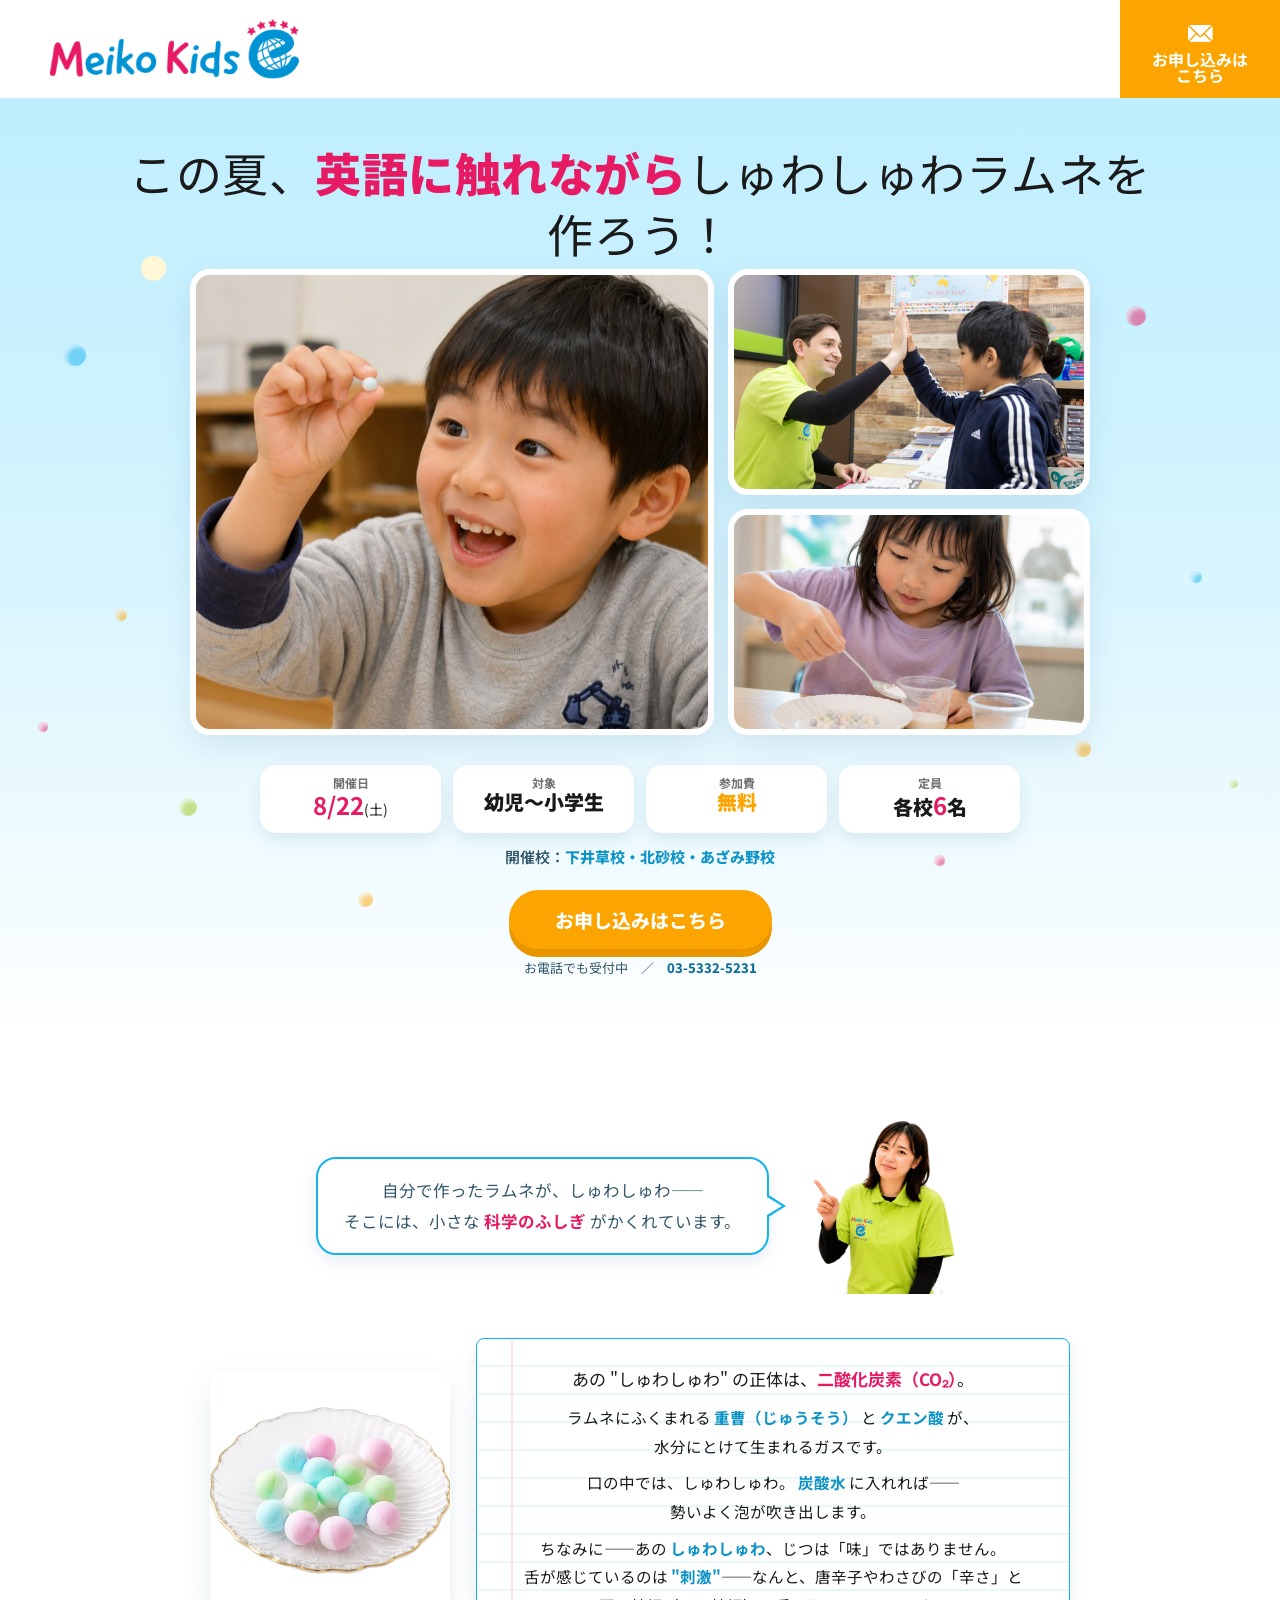
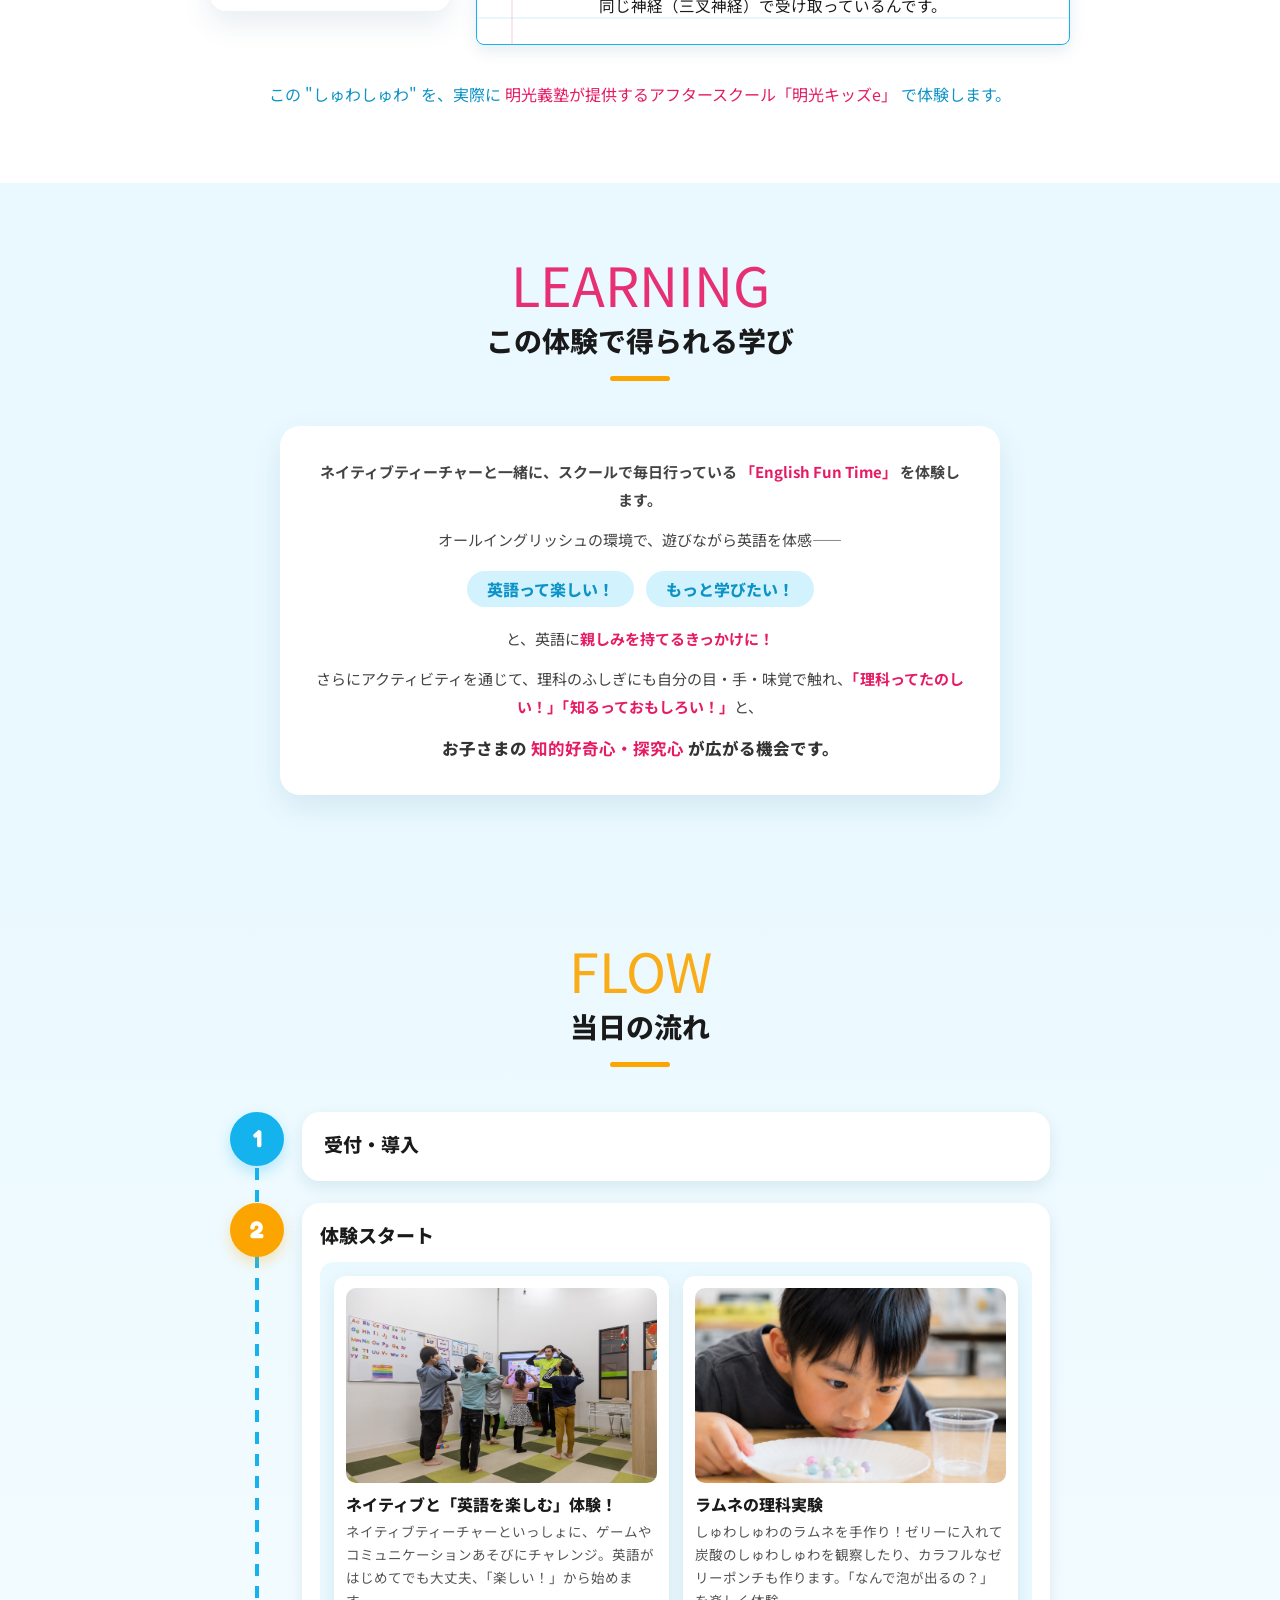
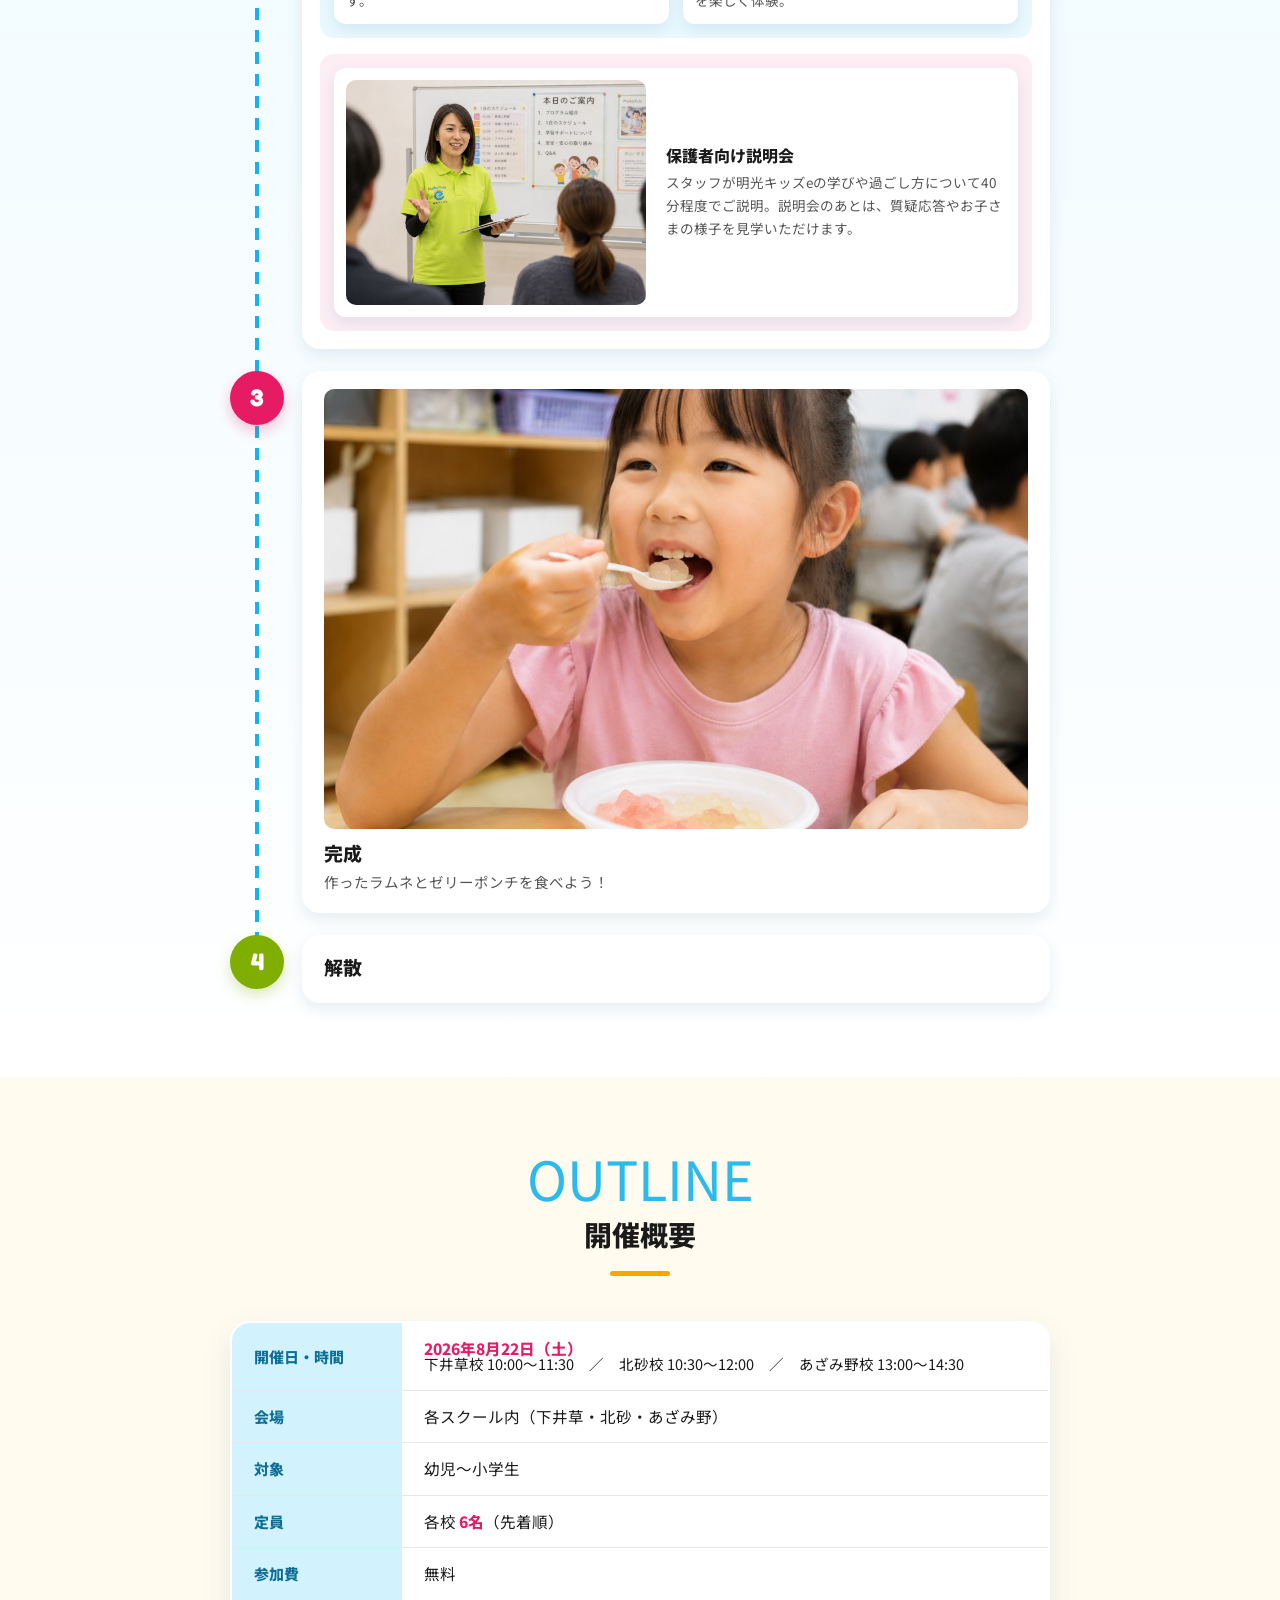
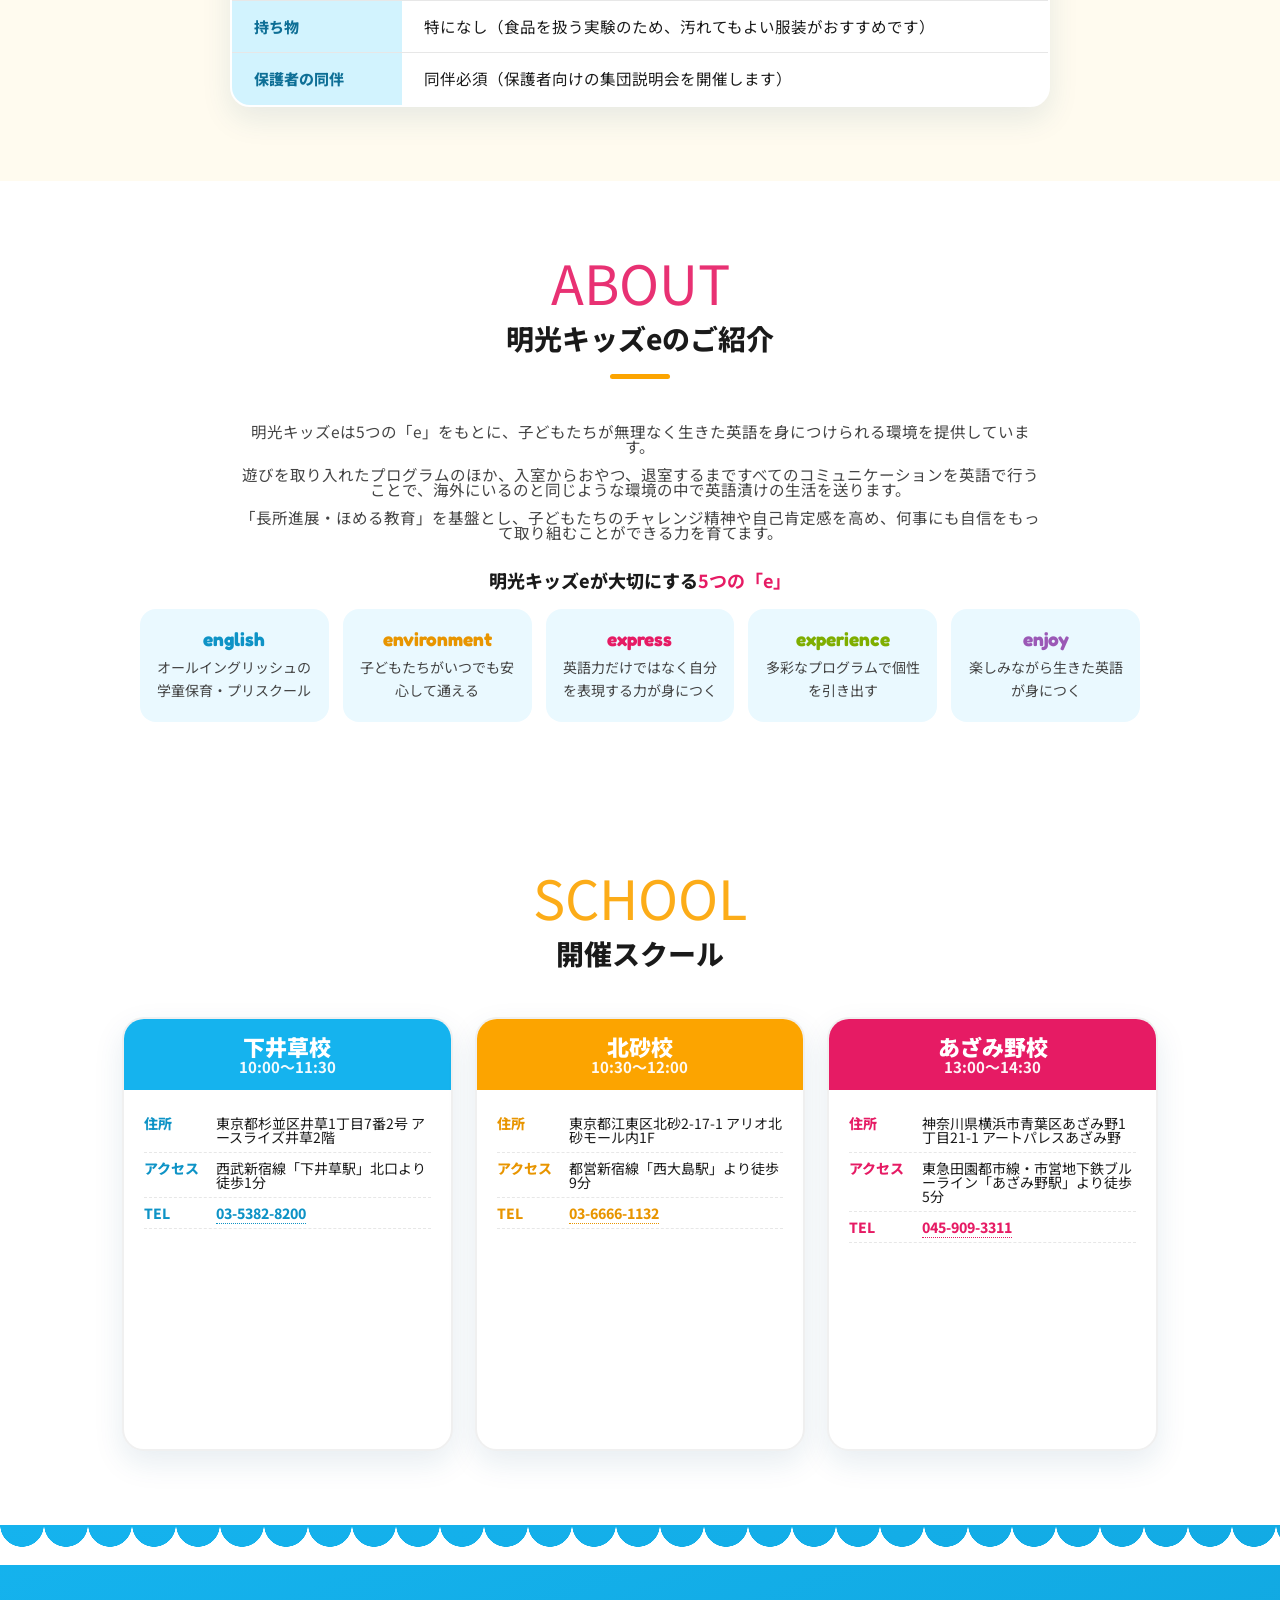
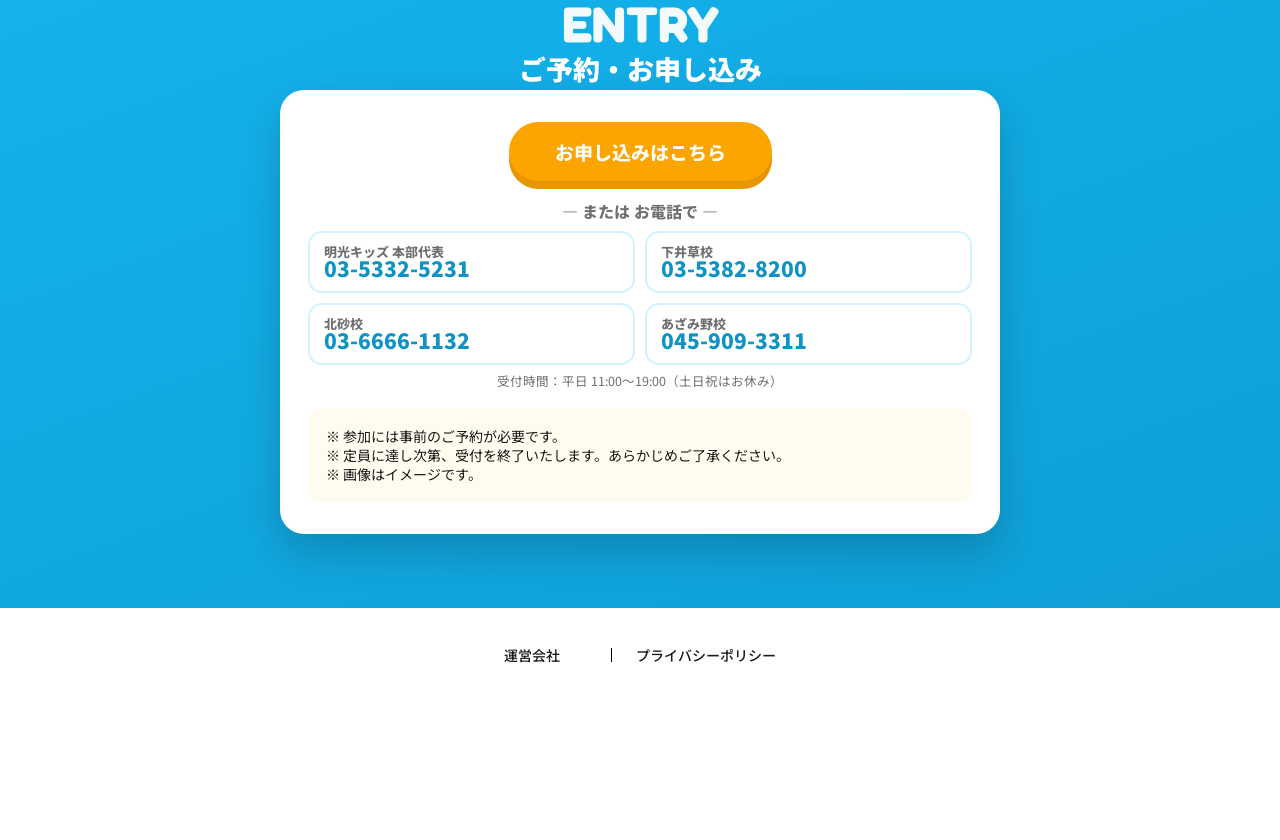
<file: meikokidse/index.html>
<!DOCTYPE html>
<html lang="ja">
<head>
<meta charset="UTF-8">
<meta name="robots" content="noindex,nofollow">
<meta name="viewport" content="width=device-width, initial-scale=1">
<title>Ramune candy Laboratory｜明光キッズe ラムネの理科実験体験会（下井草・北砂・あざみ野）</title>
<meta name="description" content="2026年8月22日(土)開催。明光キッズeのラムネ理科実験体験会「Ramune candy Laboratory」。英語にふれながら、しゅわしゅわのラムネとカラフルなゼリーポンチを作ろう！幼児〜小学生対象・参加費無料・各校定員6名。">
<meta property="og:title" content="Ramune candy Laboratory｜明光キッズe ラムネの理科実験体験会">
<meta property="og:description" content="英語にふれながら、しゅわしゅわラムネ＆ゼリーポンチを作る理科実験！8/22(土)・参加費無料・各校定員6名。">
<link rel="icon" href="./images/favicon.ico">
<link rel="apple-touch-icon" href="./apple-touch-icon.png">

<!-- ===== フォント（公式と同じ Noto Sans JP ＋ 見出し用に fatfrank 代替の丸ゴシック） ===== -->
<link rel="preconnect" href="https://fonts.googleapis.com">
<link rel="preconnect" href="https://fonts.gstatic.com" crossorigin>
<link href="https://fonts.googleapis.com/css2?family=Noto+Sans+JP:wght@100..900&family=Fredoka:wght@500;600;700&display=swap" rel="stylesheet">

<!-- ===== 公式サイトのデザインシステム（完コピの土台） ===== -->
<link rel="stylesheet" href="./css/default.css">
<link rel="stylesheet" href="./css/shared.css">

<!-- ===== このイベントLP固有のスタイル ===== -->
<style>
:root{
  --blue:#15B3EE; --blue-d:#0e93c6; --blue-pale:#D2F3FE; --blue-pale2:#eaf9ff;
  --orange:#FCA400; --orange-d:#e89500;
  --pink:#E61B64; --pink-d:#DA0150;
  --green:#9BC714; --green-d:#7fae00;
  --coral:#EA6161;
  --cream:#FFFBEF; --ink:#1a1a1a; --gray:#707070; --line:#e7e7e7;
  --shadow:0 12px 30px rgba(21,80,120,.10);
  --shadow-s:0 6px 16px rgba(21,80,120,.10);
}
.ev *{box-sizing:border-box}
.ev{font-family:"Noto Sans JP",sans-serif;color:var(--ink);line-height:1.8;font-size:16px;-webkit-font-smoothing:antialiased;overflow-x:clip}
.ev img{max-width:100%;height:auto;display:block}
.ev a{color:inherit}
.ev-wrap{max-width:1080px;margin:0 auto;padding:0 22px}
/* スマホ専用：ヘッダー右上の申込ボタン（PCは公式の申込ボタンを使用） */
.ev-sp-cta{display:none}
@media(max-width:768px){
  .ev-sp-cta{display:flex;flex-direction:column;align-items:center;justify-content:center;position:fixed;top:0;right:0;height:55px;min-width:82px;padding:0 14px;background:var(--orange);color:#fff!important;font-weight:800;font-size:12px;line-height:1.3;text-decoration:none;text-align:center;z-index:1000;box-shadow:-2px 0 8px rgba(0,0,0,.10)}
}
.fnt-fatfrank{font-family:"fatfrank","Fredoka","Noto Sans JP",sans-serif!important;font-weight:700;letter-spacing:.04em}

/* ---- 共通：セクション見出し（英語キーワード＋日本語） ---- */
.ev-sec{padding:74px 0}
.ev-head{text-align:center;margin-bottom:44px}
.ev-head .en{display:block;font-size:54px;line-height:1;color:var(--blue);opacity:.9}
.ev-head .en.o{color:var(--orange)} .ev-head .en.p{color:var(--pink)} .ev-head .en.g{color:var(--green-d)}
.ev-head h2{font-size:28px;font-weight:800;margin-top:10px;line-height:1.4}
.ev-head .lead{margin-top:14px;color:#444;font-size:15.5px}
.ev-head .deco-line{display:inline-block;margin-top:16px;width:60px;height:5px;border-radius:5px;background:var(--orange)}

/* ---- CTAボタン（公式＝オレンジのピル） ---- */
.ev-btn{display:inline-flex;align-items:center;justify-content:center;gap:.5em;
  background:var(--orange);color:#fff!important;font-weight:800;font-size:19px;text-decoration:none;
  padding:20px 46px;border-radius:50px;box-shadow:0 8px 0 var(--orange-d);
  transition:transform .12s ease,box-shadow .12s ease;border:none;cursor:pointer}
.ev-btn:hover{transform:translateY(3px);box-shadow:0 5px 0 var(--orange-d)}
.ev-btn .arr{font-size:.9em}
.ev-btn.tel{background:var(--blue);box-shadow:0 8px 0 var(--blue-d)}
.ev-btn.tel:hover{box-shadow:0 5px 0 var(--blue-d)}
.ev-btn.sm{font-size:16px;padding:14px 30px;box-shadow:0 6px 0 var(--orange-d)}
.ev-btn.sm:hover{box-shadow:0 3px 0 var(--orange-d)}

/* ================= HERO ================= */
.ev-hero{position:relative;background:
   radial-gradient(circle at 12% 18%,#fff7d6 0 12px,transparent 13px),
   linear-gradient(180deg,#bfeeff 0%,var(--blue-pale) 42%,#fff 100%);
   padding:30px 0 70px;text-align:center}
.ev-hero .confetti{position:absolute;inset:0;pointer-events:none;overflow:hidden;z-index:0}
.ev-hero .ev-wrap{position:relative;z-index:1}
.ev-hero .confetti i{position:absolute;width:16px;height:16px;border-radius:50%;opacity:.5;box-shadow:inset 3px 3px 4px rgba(255,255,255,.78),0 1px 3px rgba(0,0,0,.04);animation:fizz 7s ease-in-out infinite}
@keyframes fizz{0%{transform:translateY(10px) scale(.82);opacity:0}20%{opacity:.55}80%{opacity:.45}100%{transform:translateY(-66px) scale(1.08);opacity:0}}
/* チラシ風 カラフルイベントタイトル */
.lab-hero-title{margin:4px 0 10px;position:relative}
.lab-hero-title::before{content:"";position:absolute;inset:-8px -1% 4px;pointer-events:none;z-index:2;background-repeat:no-repeat;background-position:1% 62%,12% 4%,99% 68%,88% 2%;background-size:26px,18px,24px,15px;background-image:url("data:image/svg+xml,%3Csvg xmlns='http://www.w3.org/2000/svg' viewBox='0 0 24 24' fill='%23FCA400'%3E%3Cpath d='M12 1c1.1 7.4 3.5 9.9 11 11-7.5 1.1-9.9 3.6-11 11-1.1-7.4-3.5-9.9-11-11 7.5-1.1 9.9-3.6 11-11Z'/%3E%3C/svg%3E"),url("data:image/svg+xml,%3Csvg xmlns='http://www.w3.org/2000/svg' viewBox='0 0 24 24' fill='%23E61B64'%3E%3Cpath d='M12 1c1.1 7.4 3.5 9.9 11 11-7.5 1.1-9.9 3.6-11 11-1.1-7.4-3.5-9.9-11-11 7.5-1.1 9.9-3.6 11-11Z'/%3E%3C/svg%3E"),url("data:image/svg+xml,%3Csvg xmlns='http://www.w3.org/2000/svg' viewBox='0 0 24 24' fill='%2315B3EE'%3E%3Cpath d='M12 1c1.1 7.4 3.5 9.9 11 11-7.5 1.1-9.9 3.6-11 11-1.1-7.4-3.5-9.9-11-11 7.5-1.1 9.9-3.6 11-11Z'/%3E%3C/svg%3E"),url("data:image/svg+xml,%3Csvg xmlns='http://www.w3.org/2000/svg' viewBox='0 0 24 24' fill='%239BC714'%3E%3Cpath d='M12 1c1.1 7.4 3.5 9.9 11 11-7.5 1.1-9.9 3.6-11 11-1.1-7.4-3.5-9.9-11-11 7.5-1.1 9.9-3.6 11-11Z'/%3E%3C/svg%3E")}
@media(max-width:680px){ .lab-hero-title::before{background-size:0,17px,0,14px} }
.lab-eyebrow{display:inline-flex;flex-wrap:wrap;gap:6px 10px;justify-content:center;align-items:center;margin-bottom:10px;font-weight:800}
.lab-eyebrow .e-shuwa{color:var(--pink);font-size:15px}
.lab-eyebrow .e-chal{background:var(--green);color:#fff;padding:4px 15px;border-radius:50px;font-size:14.5px}
.lab-title{font-family:"Fredoka",sans-serif;font-weight:700;font-size:clamp(42px,7.6vw,76px);line-height:1.04;letter-spacing:.01em;margin:0;-webkit-text-stroke:5px #fff;paint-order:stroke fill;filter:drop-shadow(0 3px 0 rgba(0,0,0,.07))}
.lab-title .w{display:inline-block;width:.28em}
@media(max-width:680px){ .lab-title{-webkit-text-stroke-width:4px;font-size:clamp(34px,11.5vw,54px)} .lab-eyebrow .e-shuwa,.lab-eyebrow .e-chal{font-size:12.5px} }
.ev-hero .brandbar{display:flex;align-items:center;justify-content:center;gap:14px;margin-bottom:18px}
.ev-hero .brandbar img{height:62px;width:auto}
.ev-hero .eyebrow{display:inline-block;background:#fff;color:var(--pink);font-weight:800;
  padding:7px 20px;border-radius:50px;font-size:15px;box-shadow:var(--shadow-s);margin-bottom:6px}
.ev-hero .eyebrow .fnt-fatfrank{color:var(--pink);font-size:18px}
.ev-hero h1{font-size:46px;line-height:1.32;font-weight:900;margin:14px 0 6px;letter-spacing:.01em}
.ev-hero .sp-br{display:none}
.ev-hero h1 .mark{position:relative;color:var(--blue-d);white-space:nowrap;font-weight:900}
.ev-hero h1 .mark:after{content:"";position:absolute;left:0;right:0;bottom:2px;height:14px;background:rgba(252,164,0,.45);z-index:-1;border-radius:8px}
.ev-hero h1 .uchiwa{color:var(--pink);font-weight:900}
.ev-hero .sub{font-size:17px;color:#33576a;max-width:640px;margin:0 auto 22px;font-weight:500}
.ev-hero .hero-photo{position:relative;max-width:900px;margin:0 auto 8px}
.ev-hero .hero-photo .shot{position:relative;margin:0}
.ev-hero .hero-photo .shot img{width:100%;display:block;border-radius:20px;border:6px solid #fff;box-shadow:var(--shadow);object-fit:cover}
.ev-hero .hero-photo.duo{display:grid;grid-template-columns:1fr 1fr;gap:16px;align-items:stretch}
.ev-hero .hero-photo.duo .shot img{aspect-ratio:4/3}
.ev-hero .hero-photo.trio{display:grid;grid-template-columns:1.45fr 1fr;gap:14px;align-items:stretch}
.ev-hero .hero-photo.trio .main{grid-column:1;grid-row:1/3}
.ev-hero .hero-photo.trio .main img{height:100%}
.ev-hero .hero-photo.trio .r1{grid-column:2;grid-row:1}
.ev-hero .hero-photo.trio .r2{grid-column:2;grid-row:2}
.ev-hero .hero-photo.trio .r1 img,.ev-hero .hero-photo.trio .r2 img{aspect-ratio:16/10}
@media(max-width:680px){
  .ev-hero .hero-photo.trio{grid-template-columns:1fr 1fr}
  .ev-hero .hero-photo.trio .main{grid-column:1/3;grid-row:auto}
  .ev-hero .hero-photo.trio .main img{height:auto;aspect-ratio:16/10}
  .ev-hero .hero-photo.trio .r1{grid-column:1;grid-row:auto}
  .ev-hero .hero-photo.trio .r2{grid-column:2;grid-row:auto}
}
.ev-hero .hero-photo .shot .cap{position:absolute;left:50%;bottom:10px;transform:translateX(-50%);white-space:nowrap;
  background:rgba(255,255,255,.92);color:#0e6f96;font-weight:800;font-size:13px;padding:5px 14px;border-radius:50px;box-shadow:var(--shadow-s)}
/* 公式ヘッダーは max-width:768px で position:fixed。固定ヘッダー分の上余白を確保 */
@media (min-width:681px) and (max-width:768px){ .ev-hero{padding-top:72px} }
.ev-hero .hero-photo .ph{border-radius:26px;overflow:hidden;box-shadow:var(--shadow);border:6px solid #fff;aspect-ratio:16/9;object-fit:cover;width:100%}
.ev-hero .hero-photo .pop{position:absolute;left:-14px;top:-14px;background:var(--pink);color:#fff;font-weight:800;
  font-size:14px;border-radius:50%;width:96px;height:96px;display:flex;align-items:center;justify-content:center;
  text-align:center;line-height:1.3;transform:rotate(-10deg);box-shadow:0 6px 14px rgba(230,27,100,.35)}
.ev-hero .hero-photo .hero-imgnote{position:absolute;left:12px;bottom:10px;background:rgba(0,0,0,.42);color:#fff;
  font-size:11px;padding:3px 9px;border-radius:7px;font-weight:600;letter-spacing:.02em}
/* バッジ群 */
.ev-badges{display:flex;flex-wrap:wrap;gap:12px;justify-content:center;margin:30px auto 8px;max-width:760px}
.ev-badges .b{background:#fff;border-radius:16px;box-shadow:var(--shadow-s);padding:12px 8px;flex:1 1 150px;min-width:140px}
.ev-badges .b .k{font-size:12px;color:var(--gray);font-weight:700}
.ev-badges .b .v{font-size:20px;font-weight:900;color:var(--ink);line-height:1.3}
.ev-badges .b .v b{color:var(--pink);font-size:24px}
.ev-badges .b .v .free{color:var(--orange);font-weight:900}
.ev-hero .cta-row{margin-top:26px;display:flex;flex-direction:column;align-items:center;gap:12px}
.ev-hero .cta-note{font-size:13px;color:#33576a}
.ev-hero .ev-schools-line{margin:16px auto 0;font-size:15px;color:#33576a;font-weight:600}
.ev-hero .ev-schools-line b{color:var(--blue-d);font-weight:800}
/* フッターのリンクを中央揃え */
#footer-info .inner{display:flex;justify-content:center;text-align:center}
#footer-info .nav-ft{width:100%;text-align:center}
#footer-info .nav-ft .top{display:flex;justify-content:center;flex-wrap:wrap;gap:8px 26px}
#footer-info{padding-top:40px;padding-bottom:28px}

/* ================= 共感（こんな方へ） ================= */
.ev-for{background:var(--blue-pale2)}
.ev-for .list{display:grid;grid-template-columns:repeat(2,1fr);gap:16px;max-width:880px;margin:0 auto}
.ev-for .item{background:#fff;border-radius:18px;padding:20px 22px 20px 58px;position:relative;box-shadow:var(--shadow-s);font-weight:700;font-size:16.5px}
.ev-for .item:before{content:"✓";position:absolute;left:18px;top:50%;transform:translateY(-50%);
  width:28px;height:28px;background:var(--green);color:#fff;border-radius:50%;display:flex;align-items:center;justify-content:center;font-size:16px;font-weight:900}

/* ================= 3つの体験 ================= */
.ev-act .cards{display:grid;grid-template-columns:repeat(3,1fr);gap:24px}
/* 当日の流れ（タイムライン） */
.ev-flow2{background:linear-gradient(180deg,var(--blue-pale2),#fff)}
.flowline{max-width:820px;margin:0 auto;list-style:none;position:relative;padding:0}
.flowline:before{content:"";position:absolute;left:25px;top:12px;bottom:14px;width:4px;border-radius:4px;background:repeating-linear-gradient(var(--blue) 0 12px,transparent 12px 22px)}
.fstep{position:relative;padding:0 0 22px 72px;min-height:54px}
.fstep:last-child{padding-bottom:0}
.fnum{position:absolute;left:0;top:0;width:54px;height:54px;border-radius:50%;background:var(--blue);color:#fff;font-family:"Fredoka",sans-serif;font-weight:700;font-size:24px;display:flex;align-items:center;justify-content:center;box-shadow:0 6px 14px rgba(21,179,238,.28);z-index:1}
.fstep:nth-child(2) .fnum{background:var(--orange);box-shadow:0 6px 14px rgba(252,164,0,.28)}
.fstep:nth-child(3) .fnum{background:var(--pink);box-shadow:0 6px 14px rgba(230,27,100,.28)}
.fstep:nth-child(4) .fnum{background:var(--green-d);box-shadow:0 6px 14px rgba(127,174,0,.28)}
.fcard{background:#fff;border-radius:18px;padding:18px 22px;box-shadow:var(--shadow-s)}
.fcard h3{font-size:19px;font-weight:800;margin-bottom:5px;line-height:1.45}
.fcard p{font-size:14.5px;color:#555}
.fcard.with-photo{display:grid;grid-template-columns:210px 1fr;gap:20px;padding:16px;align-items:center}
.fphoto{position:relative}
.fphoto img{width:100%;aspect-ratio:4/3;object-fit:cover;border-radius:12px;display:block}
.ftag{position:absolute;left:8px;top:8px;font-size:12px;font-weight:800;color:#fff;padding:3px 11px;border-radius:50px;box-shadow:var(--shadow-s)}
.ftag.child{background:var(--blue)} .ftag.parent{background:var(--pink)}
.flow-note{text-align:center;color:var(--gray);font-size:13px;margin-top:18px}
/* 同時進行（並列トラック） */
.fcard.fparallel{padding:18px}
.fpar-head{display:flex;align-items:center;gap:10px 14px;flex-wrap:wrap;margin-bottom:14px}
.fpar-head h3{margin:0}
.fpar-badge{background:#fff4d6;color:#b8740a;font-weight:800;font-size:12.5px;padding:6px 14px;border-radius:50px;border:1px solid #ffd98a}
.ftracks{display:grid;grid-template-columns:1fr;gap:16px}
.ftrack{border-radius:14px;padding:14px}
.ftrack.parent{background:#fdeef4}
.ftrack-label{display:inline-block;font-size:12px;font-weight:800;color:#fff;padding:3px 13px;border-radius:50px;margin-bottom:10px}
.ftrack.parent .ftrack-label{background:var(--pink)}
/* お子さま：2枚を横並び（上段） */
.ftrack.child{background:var(--blue-pale2);display:flex;flex-wrap:wrap;gap:14px}
.ftrack.child .ftrack-label{flex-basis:100%;background:var(--blue);margin-bottom:0}
.ftrack.child .fmini{flex:1 1 calc(50% - 7px);min-width:0}
.fmini{background:#fff;border-radius:12px;padding:12px;box-shadow:var(--shadow-s)}
.fmini img{width:100%;aspect-ratio:16/10;object-fit:cover;border-radius:10px;display:block;margin-bottom:10px}
.fmini h4{font-size:16px;font-weight:800;margin-bottom:4px;line-height:1.45}
.fmini p{font-size:13.5px;color:#555;line-height:1.7}
/* イベントリード（FLOW前） */
.ev-eventlead{padding:46px 0 0}
.event-lead{max-width:820px;margin:0 auto;text-align:center;font-size:17px;font-weight:600;color:#33576a;line-height:1.9}
.event-lead b{color:var(--pink)}
.event-note{max-width:760px;margin:20px auto 0;text-align:center;font-size:15px;line-height:1.8;color:#8a5a10;background:#fff6e5;border:1px solid #ffe1a8;border-radius:14px;padding:15px 22px}
.event-note b{color:var(--pink)}
@media(max-width:680px){ .event-note{font-size:13.5px;padding:13px 15px;margin-top:16px} }
.event-lead .br-sp{display:none}
@media(max-width:680px){ .event-lead .br-sp{display:inline} .event-lead .br-pc{display:none} }
/* 完成カード（FLOW step3） */
.fdone{display:block}
.fdone-imgs{margin-bottom:10px}
.fdone-imgs img{width:100%;aspect-ratio:16/10;object-fit:cover;border-radius:10px;display:block}
.fdone h3{margin:0 0 4px}
.fdone .fdone-eat{margin:2px 0 0;font-size:14.5px;font-weight:400;color:#555;line-height:1.7}
/* 明光キッズeのご紹介（ABOUT） */
.ev-about{background:#fff}
.about-gallery{max-width:760px;margin:34px auto 0}
.ag-label{text-align:center;font-weight:800;color:var(--blue-d);font-size:15px;margin:0 0 12px}
.ag-track{display:flex;overflow-x:auto;scroll-snap-type:x mandatory;border-radius:18px;scrollbar-width:none;-webkit-overflow-scrolling:touch;box-shadow:var(--shadow)}
.ag-track::-webkit-scrollbar{display:none}
.ag-slide{flex:0 0 100%;scroll-snap-align:center}
.ag-slide img{width:100%;aspect-ratio:16/10;object-fit:cover;display:block}
.ag-dots{display:flex;gap:8px;justify-content:center;margin-top:14px}
.ag-dots button{width:9px;height:9px;border-radius:50%;border:none;background:#cfe0e8;cursor:pointer;padding:0;transition:width .2s,background .2s}
.ag-dots button.on{background:var(--blue);width:22px;border-radius:5px}
.about-text{max-width:800px;margin:0 auto 30px;text-align:center;color:#444;font-size:15.5px;line-height:1.95}
.about-text p{margin:0 0 12px}
.five-e-title{text-align:center;font-size:18px;font-weight:800;margin:0 0 20px}
.five-e-title b{color:var(--pink)}
.five-e{display:grid;grid-template-columns:repeat(5,1fr);gap:14px;max-width:1000px;margin:0 auto}
.e-item{background:var(--blue-pale2);border-radius:16px;padding:20px 14px;text-align:center}
.e-item .e-en{display:block;font-family:"Fredoka",sans-serif;font-weight:700;font-size:19px;color:var(--blue-d);margin-bottom:8px}
.e-item:nth-child(2) .e-en{color:var(--orange-d)}
.e-item:nth-child(3) .e-en{color:var(--pink)}
.e-item:nth-child(4) .e-en{color:var(--green-d)}
.e-item:nth-child(5) .e-en{color:#9b59b6}
.e-item p{font-size:14px;color:#444;line-height:1.65;margin:0}
.about-link{text-align:center;margin-top:26px}
.about-link a{color:var(--blue-d);font-weight:700;text-decoration:none;font-size:14px}
/* スクールカード：電話するボタン＋地図埋め込み */
.ev-scard .tel-link{color:var(--blue-d);font-weight:800;text-decoration:none;border-bottom:1px dotted currentColor}
.ev-scard:nth-child(2) .tel-link{color:var(--orange-d)}
.ev-scard:nth-child(3) .tel-link{color:var(--pink)}
.ev-scard .map-embed{width:100%;height:170px;border:0;border-radius:12px;margin-top:14px;display:block}
@media(max-width:680px){
  .five-e{grid-template-columns:1fr 1fr}
  .five-e .e-item:last-child{grid-column:1/3}
  .event-lead{font-size:15.5px}
  .fdone{grid-template-columns:1fr;gap:10px}
  .fdone-imgs{justify-content:flex-start}
  .fdone-imgs img{max-width:100%}
  .ev-scard .map-embed{height:200px}
}
.fmini .uchiwa2{display:grid;grid-template-columns:1fr 1fr;gap:8px;margin-bottom:10px}
.fmini .uchiwa2 img{width:100%;aspect-ratio:3/4;object-fit:contain;background:#fff;border-radius:10px;margin-bottom:0;display:block}
/* 保護者：1枚を横長カード（下段） */
.ftrack.parent .fmini{display:grid;grid-template-columns:300px 1fr;gap:20px;align-items:center}
.ftrack.parent .fmini img{margin-bottom:0;aspect-ratio:4/3}
@media(max-width:680px){
  .ftrack.child{display:block}
  .ftrack.child .fmini{margin-bottom:12px}
  .ftrack.child .fmini:last-child{margin-bottom:0}
  .ftrack.parent .fmini{grid-template-columns:1fr;gap:0}
  .ftrack.parent .fmini img{margin-bottom:10px;aspect-ratio:16/10}
}
@media(max-width:680px){
  .fstep{padding-left:56px;padding-bottom:18px}
  .fnum{width:44px;height:44px;font-size:20px}
  .flowline:before{left:20px}
  .fcard.with-photo{grid-template-columns:1fr;gap:12px;padding:14px}
  .fphoto img{aspect-ratio:16/9}
}
.ev-card{background:#fff;border-radius:24px;overflow:hidden;box-shadow:var(--shadow);border:2px solid #f0f0f0;display:flex;flex-direction:column}
.ev-card .ph{aspect-ratio:4/3;object-fit:cover;width:100%}
.ev-card .body{padding:22px 22px 26px;flex:1;display:flex;flex-direction:column}
.ev-card .no{align-self:flex-start;font-family:"Fredoka",sans-serif;font-weight:700;color:#fff;background:var(--blue);
  width:44px;height:44px;border-radius:50%;display:flex;align-items:center;justify-content:center;font-size:20px;margin:-44px 0 12px;position:relative;box-shadow:var(--shadow-s);border:3px solid #fff}
.ev-card:nth-child(2) .no{background:var(--orange)} .ev-card:nth-child(3) .no{background:var(--pink)}
.ev-card h3{font-size:21px;font-weight:900;margin-bottom:4px}
.ev-card .en{font-family:"Fredoka",sans-serif;font-size:13px;color:var(--blue);font-weight:600;letter-spacing:.05em;text-transform:uppercase;margin-bottom:10px}
.ev-card:nth-child(2) .en{color:var(--orange-d)} .ev-card:nth-child(3) .en{color:var(--pink)}
.ev-card p{font-size:15px;color:#444}

/* ================= 当日の流れ ================= */
.ev-flow{background:linear-gradient(180deg,#fff,var(--blue-pale2))}
.ev-timeline{max-width:760px;margin:0 auto;position:relative}
.ev-timeline:before{content:"";position:absolute;left:27px;top:8px;bottom:30px;width:4px;background:repeating-linear-gradient(var(--blue) 0 10px,transparent 10px 18px)}
.ev-step{position:relative;padding:0 0 26px 76px;min-height:64px}
.ev-step .dot{position:absolute;left:0;top:0;width:56px;height:56px;border-radius:50%;background:var(--blue);color:#fff;
  display:flex;align-items:center;justify-content:center;font-size:26px;box-shadow:0 6px 14px rgba(21,179,238,.3);z-index:1}
.ev-step:nth-child(2) .dot{background:var(--orange);box-shadow:0 6px 14px rgba(252,164,0,.3)}
.ev-step:nth-child(3) .dot{background:var(--pink);box-shadow:0 6px 14px rgba(230,27,100,.3)}
.ev-step:nth-child(4) .dot{background:var(--green-d)}
.ev-step .card{background:#fff;border-radius:16px;padding:16px 20px;box-shadow:var(--shadow-s)}
.ev-step h4{font-size:18px;font-weight:800;margin-bottom:3px}
.ev-step p{font-size:14.5px;color:#555}
.ev-step .split{display:grid;grid-template-columns:1fr 1fr;gap:10px;margin-top:10px}
.ev-step .split div{border-radius:12px;padding:10px 12px;font-size:14px;font-weight:700}
.ev-step .split .c{background:var(--blue-pale)} .ev-step .split .p{background:#ffe9c2}
.ev-flow .note{text-align:center;color:var(--gray);font-size:13px;margin-top:6px}

/* ================= うちわ作りって？ ================= */
.ev-uchiwa{background:#fff}
.ev-uchiwa .inner{display:grid;grid-template-columns:1.05fr 1fr;gap:36px;align-items:center;max-width:980px;margin:0 auto}
.ev-uchiwa .txt h3{font-size:25px;font-weight:900;line-height:1.45;margin-bottom:12px}
.ev-uchiwa .txt h3 em{color:var(--pink);font-style:normal}
.ev-uchiwa .txt p{color:#444}
.ev-uchiwa .pics{display:grid;grid-template-columns:1fr 1fr;gap:14px;position:relative}
.ev-uchiwa .pics img{border-radius:18px;box-shadow:var(--shadow-s);background:#f6fbff}
.ev-uchiwa .pics .big{grid-column:1/3;aspect-ratio:16/10;object-fit:cover}
.imgnote{display:inline-block;color:#999;font-size:11px;padding:0;margin-top:6px}

/* ===== なぜしゅわしゅわ（SCIENCE）＆ 得られる学び（LEARNING） ===== */
.ev-science{background:#fff}
.sci-lead{position:relative;max-width:760px;margin:0 auto 26px;text-align:center;font-size:16.5px;font-weight:700;line-height:1.9;color:#33576a;background:#fff;border:2px solid var(--blue);border-radius:20px;padding:16px 26px;box-shadow:var(--shadow-s)}
.sci-lead::before,.sci-lead::after{content:"";position:absolute;top:50%;transform:translateY(-50%);width:0;height:0;border-style:solid}
.sci-lead::before{right:-19px;border-width:12px 0 12px 19px;border-color:transparent transparent transparent var(--blue)}
.sci-lead::after{right:-15px;border-width:9px 0 9px 15px;border-color:transparent transparent transparent #fff}
.sci-lead b{color:var(--pink)}
.sci-secret{max-width:860px;margin:0 auto 34px;display:flex;gap:26px;align-items:center}
.sci-foam{flex:0 0 240px}
.sci-intro{max-width:900px;margin:0 auto 44px;display:flex;align-items:center;justify-content:center;gap:20px}
.sci-intro .sci-lead{margin:0;flex:0 1 auto}
.sci-staff{flex:0 0 175px}
.sci-staff img{width:100%;display:block}
.sci-foam img{width:100%;border-radius:16px;display:block;aspect-ratio:1/1;object-fit:cover;box-shadow:var(--shadow)}
.sci-secret-in{position:relative;flex:1;background:repeating-linear-gradient(#fff 0 26px,rgba(41,182,232,.10) 26px 28px);border:1.5px solid var(--blue);border-radius:8px;padding:24px 28px;text-align:center;box-shadow:var(--shadow-s)}
.sci-secret-in::before{content:"";position:absolute;top:0;bottom:0;left:34px;width:2px;background:rgba(225,93,93,.15)}
.sci-secret-in p{margin:0 0 8px;font-size:15.5px;line-height:1.85}
.sci-secret-in p:last-child{margin:0}
.sci-secret-in b{color:var(--blue-d);white-space:nowrap}
.nb{white-space:nowrap}
.sci-lead,.sci-bridge,.sci-secret-in p{word-break:auto-phrase;text-wrap:pretty}
.sci-co2{font-size:17px!important;font-weight:800}
.sci-co2 b{color:var(--pink)!important}
.sci-steps{display:grid;grid-template-columns:repeat(3,1fr);gap:18px;max-width:900px;margin:0 auto 26px}
.sci-step{background:#fff;border:1px solid var(--line);border-radius:16px;padding:24px 20px 20px;text-align:center;box-shadow:var(--shadow)}
.sci-no{display:inline-flex;align-items:center;justify-content:center;width:40px;height:40px;border-radius:50%;background:var(--blue);color:#fff;font-weight:900;font-size:20px;margin-bottom:12px}
.sci-step:nth-child(2) .sci-no{background:var(--orange)}
.sci-step:nth-child(3) .sci-no{background:var(--pink)}
.sci-step h4{margin:0 0 8px;font-size:16px}
.sci-step p{margin:0;font-size:13.8px;color:#666;line-height:1.75}
.sci-close{text-align:center;font-size:16px;font-weight:800;color:var(--blue-d);margin:0}
.sci-bridge{max-width:860px;margin:0 auto;text-align:center;font-size:16px;font-weight:800;line-height:1.9;color:var(--blue-d)}
.sci-bridge b{color:var(--pink)}
.sci-trivia{max-width:760px;margin:0 auto 26px;background:var(--cream);border-radius:16px;padding:20px 24px;text-align:center;box-shadow:var(--shadow)}
.trivia-badge{display:inline-block;background:var(--orange);color:#fff;font-weight:800;font-size:13px;padding:5px 14px;border-radius:50px;margin-bottom:12px}
.sci-trivia p{margin:0;font-size:15px;line-height:1.85;color:#444}
.sci-trivia b{color:var(--pink)}
.ev-learning{background:var(--blue-pale2)}
.learn-box{max-width:720px;margin:0 auto;background:#fff;border-radius:20px;padding:32px 34px;box-shadow:var(--shadow);text-align:center}
.learn-lead{font-size:16px;font-weight:700;margin:0 0 12px;line-height:1.85}
.learn-box p{font-size:15px;line-height:1.85;margin:0 0 12px;color:#444}
.learn-box b{color:var(--pink)}
.learn-quotes{display:flex;gap:12px;justify-content:center;flex-wrap:wrap;margin:18px 0}
.lq{background:var(--blue-pale);color:var(--blue-d);font-weight:800;font-size:16px;padding:10px 20px;border-radius:50px}
.learn-close{font-size:16.5px!important;font-weight:800;color:#333!important;margin:8px 0 0!important}
.learn-close b{color:var(--pink)}
@media(max-width:760px){ .sci-steps{grid-template-columns:1fr;gap:14px} .sci-secret{flex-direction:column;gap:16px;margin:0 16px 30px} .sci-foam{flex:none;width:100%;max-width:260px;margin:0 auto;order:2} .sci-secret-in{padding:22px 18px} .sci-intro{flex-direction:column;gap:0;padding:0 12px;align-items:stretch} .sci-staff{flex:0 0 auto;width:124px;align-self:flex-end;margin-top:6px} .learn-box{padding:24px 18px;margin:0 16px} .sci-lead{font-size:15px;padding:14px 18px} .sci-lead::before{right:30px;top:auto;bottom:-19px;transform:none;border-width:19px 12px 0 12px;border-color:var(--blue) transparent transparent transparent} .sci-lead::after{right:33px;top:auto;bottom:-15px;transform:none;border-width:15px 9px 0 9px;border-color:#fff transparent transparent transparent} .sci-bridge{font-size:15px;padding:0 16px} .sci-secret-in p{font-size:15px} .sci-co2{font-size:16px!important} }

/* ================= 開催概要 ================= */
.ev-outline{background:var(--cream)}
.ev-table{max-width:820px;margin:0 auto;background:#fff;border-radius:20px;overflow:hidden;box-shadow:var(--shadow);border:2px solid #fff}
.ev-table dl{display:flex;border-bottom:1px solid var(--line)}
.ev-table dl:last-child{border-bottom:none}
.ev-table dt{width:170px;flex-shrink:0;background:var(--blue-pale);color:#0e6f96;font-weight:800;padding:18px 22px;font-size:15px;display:flex;align-items:center}
.ev-table dd{padding:18px 22px;font-size:15.5px}
/* スクール開始時間：PCは1行（／区切り）、スマホは校舎ごとに改行（／非表示） */
@media(max-width:680px){
  .sch-times .sch{display:block}
  .sch-times .sep{display:none}
}
.ev-table dd b{color:var(--pink);font-weight:800}
.ev-table dd .free{color:var(--orange);font-weight:900}

/* ================= スクール別 ================= */
.ev-school .cards{display:grid;grid-template-columns:repeat(3,1fr);gap:22px}
.ev-scard{background:#fff;border-radius:22px;overflow:hidden;box-shadow:var(--shadow);border:2px solid #f0f0f0}
.ev-scard .top{padding:16px;color:#fff;text-align:center}
.ev-scard:nth-child(1) .top{background:var(--blue)} .ev-scard:nth-child(2) .top{background:var(--orange)} .ev-scard:nth-child(3) .top{background:var(--pink)}
.ev-scard .top .nm{font-size:22px;font-weight:900}
.ev-scard .top .tm{font-size:15px;font-weight:700;margin-top:2px;opacity:.95}
.ev-scard .b{padding:18px 20px 22px}
.ev-scard .row{display:flex;gap:8px;font-size:14px;padding:8px 0;border-bottom:1px dashed var(--line)}
.ev-scard .row .lb{flex-shrink:0;font-weight:800;color:var(--blue-d);width:4.6em;white-space:nowrap}
.ev-scard:nth-child(2) .row .lb{color:var(--orange-d)} .ev-scard:nth-child(3) .row .lb{color:var(--pink)}
.ev-scard .acts{display:flex;gap:8px;margin-top:14px}
.ev-scard .acts a{flex:1;text-align:center;text-decoration:none;font-weight:800;font-size:14px;padding:11px 6px;border-radius:12px}
.ev-scard .acts .tel{background:var(--blue);color:#fff} .ev-scard:nth-child(2) .acts .tel{background:var(--orange)} .ev-scard:nth-child(3) .acts .tel{background:var(--pink)}
.ev-scard .acts .map{background:#eef6fb;color:#0e6f96}

/* ================= ギャラリー ================= */
.ev-gallery{background:var(--blue-pale2)}
.ev-grid{display:grid;grid-template-columns:repeat(4,1fr);gap:12px;max-width:1000px;margin:0 auto}
.ev-grid img{aspect-ratio:1;object-fit:cover;border-radius:14px;box-shadow:var(--shadow-s)}
.ev-grid img:nth-child(1),.ev-grid img:nth-child(6){grid-column:span 2;grid-row:span 2;aspect-ratio:auto;height:100%}

/* 雰囲気フォトバンド／フォトウォール（ギャラリー写真・見出しなし） */
.ev-band{display:grid;grid-auto-flow:column;grid-auto-columns:1fr;gap:6px}
.ev-band.wall{grid-auto-flow:row;grid-template-columns:repeat(5,1fr)}
.ev-band img{width:100%;height:clamp(150px,17vw,240px);object-fit:cover;display:block}
@media(max-width:680px){
  .ev-band{grid-auto-columns:46%;overflow-x:auto;-webkit-overflow-scrolling:touch;scroll-snap-type:x mandatory}
  .ev-band img{height:42vw;scroll-snap-align:start}
  .ev-band.wall{grid-template-columns:repeat(2,1fr);overflow:visible}
  .ev-band.wall img{height:42vw;scroll-snap-align:none}
}

/* ================= 申込CTA ================= */
.ev-entry{background:linear-gradient(160deg,var(--blue) 0%,#0e9fd6 100%);color:#fff;text-align:center;position:relative}
.ev-entry:before{content:"";position:absolute;top:0;left:0;right:0;height:40px;background:#fff;
  -webkit-mask:radial-gradient(22px at 22px 0,#0000 98%,#000) repeat-x;mask:radial-gradient(22px at 22px 0,#0000 98%,#000) repeat-x;mask-size:44px 44px}
.ev-entry .en{font-family:"Fredoka",sans-serif;font-weight:700;font-size:50px;opacity:.95}
.ev-entry h2{font-size:27px;font-weight:900;margin:6px 0 8px}
.ev-entry .lead{font-size:16px;opacity:.95;margin-bottom:26px}
.ev-entry .panel{background:#fff;color:var(--ink);max-width:720px;margin:0 auto;border-radius:24px;padding:32px 28px;box-shadow:0 18px 40px rgba(0,0,0,.18);text-align:left}
.ev-entry .panel .big-cta{text-align:center;margin-bottom:22px}
.ev-entry .panel .or{text-align:center;color:var(--gray);font-weight:800;margin:18px 0 12px;position:relative}
.ev-entry .tellist{display:grid;grid-template-columns:repeat(2,1fr);gap:10px}
.ev-entry .tellist a{display:flex;flex-direction:column;text-decoration:none;border:2px solid var(--blue-pale);border-radius:14px;padding:12px 14px}
.ev-entry .tellist a .nm{font-size:13px;color:var(--gray);font-weight:800}
.ev-entry .tellist a .no{font-size:21px;font-weight:900;color:var(--blue-d)}
.ev-entry .reqs{background:var(--cream);border-radius:14px;padding:16px 18px;margin-top:20px;font-size:14px}
.ev-entry .reqs .t{font-weight:900;margin-bottom:6px;color:var(--ink)}
.ev-entry .reqs b{color:var(--pink)}
.ev-entry .recep{font-size:12.5px;color:var(--gray);margin-top:10px;text-align:center}

/* ================= 注意事項 ================= */
.ev-notes{background:#fff;padding:34px 0}
.ev-notes ul{max-width:820px;margin:0 auto;background:var(--cream);border-radius:16px;padding:22px 26px;list-style:none}
.ev-notes li{position:relative;padding-left:20px;font-size:14px;color:#555;margin:6px 0}
.ev-notes li:before{content:"※";position:absolute;left:0;color:var(--pink);font-weight:800}

/* ================= 固定CTA（スマホ下部） ================= */
.ev-fixcta{position:fixed;left:0;right:0;bottom:0;z-index:90;display:none;gap:0;background:rgba(255,255,255,.96);
  box-shadow:0 -4px 16px rgba(0,0,0,.12);padding:8px;backdrop-filter:blur(4px)}
.ev-fixcta a{flex:1;text-align:center;text-decoration:none;font-weight:900;padding:13px 6px;border-radius:14px;font-size:15px;margin:0 4px}
.ev-fixcta .form{background:var(--orange);color:#fff;box-shadow:0 4px 0 var(--orange-d)}
.ev-fixcta .tel{background:var(--blue);color:#fff;box-shadow:0 4px 0 var(--blue-d);display:flex;flex-direction:column;line-height:1.2}
.ev-fixcta .tel small{font-size:10px;font-weight:700;opacity:.9}

/* ================= レスポンシブ ================= */
@media (max-width:880px){
  .ev-act .cards,.ev-school .cards{grid-template-columns:1fr;max-width:440px;margin:0 auto}
  .ev-uchiwa .inner{grid-template-columns:1fr;gap:22px}
  .ev-grid{grid-template-columns:repeat(2,1fr)}
  .ev-grid img:nth-child(1),.ev-grid img:nth-child(6){grid-column:span 2;grid-row:auto;aspect-ratio:16/9}
}
@media (max-width:680px){
  .ev{font-size:15px}
  .ev-sec{padding:50px 0}
  .ev-head .en{font-size:40px} .ev-head h2{font-size:22px}
  .ev-hero{padding:72px 0 56px}
  .ev-hero h1{font-size:31px} .ev-hero .sub{font-size:15px} .ev-hero .sp-br{display:inline}
  .ev-hero .brandbar img{height:46px}
  .ev-hero .hero-photo .fan{width:78px;right:-6px;bottom:-16px}
  .ev-hero .hero-photo .pop{width:74px;height:74px;font-size:11px}
  .ev-for .list{grid-template-columns:1fr}
  .ev-badges .b{flex:1 1 46%;min-width:0}
  .ev-table dl{flex-direction:column}
  .ev-table dt{width:100%;padding:12px 18px}
  .ev-table dd{padding:12px 18px}
  .ev-step .split{grid-template-columns:1fr}
  .ev-entry .tellist{grid-template-columns:1fr}
  .ev-entry .en{font-size:38px} .ev-entry h2{font-size:21px}
  .ev-fixcta{display:flex}
  .ev-foot-space{height:76px}
}
</style>
</head>
<body class="ev">

<!-- ============ ヘッダー（公式サイトを踏襲） ============ -->
<header>
	<div class="logo-list">
		<div class="logos">
			<p class="logo"><a href="https://www.meikokids.jp/meikokidse/"><img src="./images/common/logo2.png" alt="明光キッズe（Meiko Kids e）" width="348" height="120"></a></p>
		</div>
	</div>
	<div class="header-info">
		<ul class="fix-sp">
			<li><a class="i-mail" href="https://www.meikokids.jp/contact/"><span class="icon">お申し込みは<br>こちら</span></a></li>
		</ul>
	</div>
	<a class="ev-sp-cta" href="https://www.meikokids.jp/contact/" target="_blank" rel="noopener">お申し込み<br>はこちら</a>
</header>

<!-- ============ HERO ============ -->
<section class="ev-hero">
  <div class="confetti bubbles">
    <i style="left:5%;top:26%;width:22px;height:22px;background:#15B3EE"></i>
    <i style="left:9%;top:54%;width:12px;height:12px;background:#FCA400;animation-delay:1.6s"></i>
    <i style="left:14%;top:74%;width:18px;height:18px;background:#9BC714;animation-delay:.8s"></i>
    <i style="left:3%;top:66%;width:10px;height:10px;background:#E61B64;animation-delay:2.4s"></i>
    <i style="left:21%;top:42%;width:14px;height:14px;background:#15B3EE;animation-delay:3.1s"></i>
    <i style="left:88%;top:22%;width:20px;height:20px;background:#E61B64;animation-delay:.4s"></i>
    <i style="left:93%;top:50%;width:12px;height:12px;background:#15B3EE;animation-delay:2s"></i>
    <i style="left:84%;top:68%;width:16px;height:16px;background:#FCA400;animation-delay:1.2s"></i>
    <i style="left:96%;top:72%;width:9px;height:9px;background:#9BC714;animation-delay:3.4s"></i>
    <i style="left:79%;top:36%;width:13px;height:13px;background:#9BC714;animation-delay:2.7s"></i>
    <i style="left:73%;top:80%;width:11px;height:11px;background:#E61B64;animation-delay:.9s"></i>
    <i style="left:28%;top:84%;width:15px;height:15px;background:#FCA400;animation-delay:1.9s"></i>
  </div>
  <div class="ev-wrap">
    <h1><span class="nb">この夏、</span><wbr><span class="nb uchiwa">英語に触れながら</span><br class="sp-br"><span class="nb">しゅわしゅわ</span><wbr><span class="nb">ラムネを</span><wbr><span class="nb">作ろう！</span></h1>

    <div class="hero-photo trio">
      <figure class="shot main">
        <img src="./event-img/kids-ramune.jpg" alt="できた小さなラムネを見せて笑顔の子ども">
      </figure>
      <figure class="shot r1">
        <img src="./event-img/hero.jpg" alt="ネイティブティーチャーと英語を楽しむ子どもたち">
      </figure>
      <figure class="shot r2">
        <img src="./event-img/ramune-making.jpg" alt="しゅわしゅわのラムネを手作りする子ども">
      </figure>
    </div>

    <div class="ev-badges">
      <div class="b"><div class="k">開催日</div><div class="v"><b>8/22</b><span style="font-size:14px">(土)</span></div></div>
      <div class="b"><div class="k">対象</div><div class="v">幼児〜小学生</div></div>
      <div class="b"><div class="k">参加費</div><div class="v"><span class="free">無料</span></div></div>
      <div class="b"><div class="k">定員</div><div class="v">各校<b>6</b>名</div></div>
    </div>
    <p class="ev-schools-line">開催校：<b>下井草校・北砂校・あざみ野校</b></p>

    <div class="cta-row">
      <a class="ev-btn" href="https://www.meikokids.jp/contact/" target="_blank" rel="noopener">お申し込みはこちら</a>
      <span class="cta-note">お電話でも受付中　／　<a href="tel:03-5332-5231" style="color:#0e6f96;font-weight:800">03-5332-5231</a></span>
    </div>
  </div>
</section>

<!-- ============ なぜしゅわしゅわ（実験のひみつ） ============ -->
<section class="ev-sec ev-science">
  <div class="ev-wrap">
    <div class="sci-intro">
      <p class="sci-lead"><span class="nb">自分で作ったラムネが、</span><wbr><span class="nb">しゅわしゅわ——</span><br><span class="nb">そこには、</span><wbr><span class="nb">小さな <b>科学のふしぎ</b> が</span><wbr><span class="nb">かくれています。</span></p>
      <div class="sci-staff"><img src="./event-img/staff-point.webp" alt="明光キッズeのスタッフが解説を指し示すようす" loading="lazy"></div>
    </div>
    <div class="sci-secret">
      <div class="sci-foam"><img src="./event-img/co2-foam.jpg" alt="ガラスの器にもられたカラフルなお菓子のラムネ" loading="lazy"></div>
      <div class="sci-secret-in">
        <p class="sci-co2"><span class="nb">あの "しゅわしゅわ" の</span><wbr><span class="nb">正体は、<b>二酸化炭素（CO₂）</b>。</span></p>
        <p><span class="nb">ラムネにふくまれる </span><wbr><span class="nb"><b>重曹（じゅうそう）</b> と </span><wbr><span class="nb"><b>クエン酸</b> が、</span><wbr><span class="nb">水分にとけて</span><wbr><span class="nb">生まれるガスです。</span></p>
        <p><span class="nb">口の中では、</span><wbr><span class="nb">しゅわしゅわ。</span><wbr><span class="nb"> <b>炭酸水</b> に入れれば——</span><wbr><span class="nb">勢いよく泡が</span><wbr><span class="nb">吹き出します。</span></p>
        <p><span class="nb">ちなみに——</span><wbr><span class="nb">あの <b>しゅわしゅわ</b>、</span><wbr><span class="nb">じつは「味」では</span><wbr><span class="nb">ありません。</span><wbr><span class="nb">舌が感じているのは </span><wbr><span class="nb"><b>"刺激"</b>——</span><wbr><span class="nb">なんと、</span><wbr><span class="nb">唐辛子やわさびの</span><wbr><span class="nb">「辛さ」と</span><wbr><span class="nb">同じ神経（三叉神経）で</span><wbr><span class="nb">受け取っているんです。</span></p>
      </div>
    </div>
    <p class="sci-bridge"><span class="nb">この "しゅわしゅわ" を、</span><wbr><span class="nb">実際に </span><wbr><b><span class="nb">明光義塾が提供する</span><wbr><span class="nb">アフタースクール</span><wbr><span class="nb">「明光キッズe」</span></b><wbr><span class="nb"> で体験します。</span></p>
  </div>
</section>

<!-- ============ 得られる学び ============ -->
<section class="ev-sec ev-learning">
  <div class="ev-wrap">
    <div class="ev-head">
      <span class="en p">LEARNING</span>
      <h2>この体験で得られる学び</h2>
      <span class="deco-line"></span>
    </div>
    <div class="learn-box">
      <p class="learn-lead">ネイティブティーチャーと一緒に、スクールで毎日行っている <b>「English Fun Time」</b> を体験します。</p>
      <p>オールイングリッシュの環境で、遊びながら英語を体感——</p>
      <div class="learn-quotes"><span class="lq">英語って楽しい！</span><span class="lq">もっと学びたい！</span></div>
      <p>と、英語に<b>親しみを持てるきっかけに！</b></p>
      <p>さらにアクティビティを通じて、理科のふしぎにも自分の目・手・味覚で触れ、<b>「理科ってたのしい！」「知るっておもしろい！」</b>と、</p>
      <p class="learn-close">お子さまの <b>知的好奇心・探究心</b> が広がる機会です。</p>
    </div>
  </div>
</section>

<!-- ============ 当日の流れ ============ -->
<section class="ev-sec ev-flow2">
  <div class="ev-wrap">
    <div class="ev-head">
      <span class="en o">FLOW</span>
      <h2>当日の流れ</h2>
      <span class="deco-line"></span>
    </div>
    <ol class="flowline">
      <li class="fstep">
        <span class="fnum">1</span>
        <div class="fcard">
          <h3>受付・導入</h3>
        </div>
      </li>
      <li class="fstep">
        <span class="fnum">2</span>
        <div class="fcard fparallel">
          <div class="fpar-head">
            <h3>体験スタート</h3>
          </div>
          <div class="ftracks">
            <div class="ftrack child">
              <div class="fmini">
                <img src="./event-img/act-native.jpg" alt="ネイティブと英語を楽しむ体験">
                <div>
                  <h4>ネイティブと「英語を楽しむ」体験！</h4>
                  <p>ネイティブティーチャーといっしょに、ゲームやコミュニケーションあそびにチャレンジ。英語がはじめてでも大丈夫、「楽しい！」から始めます。</p>
                </div>
              </div>
              <div class="fmini">
                <img src="./event-img/ramune-boy.jpg" alt="しゅわしゅわのラムネを観察する子ども">
                <div>
                  <h4>ラムネの理科実験</h4>
                  <p>しゅわしゅわのラムネを手作り！ゼリーに入れて炭酸のしゅわしゅわを観察したり、カラフルなゼリーポンチも作ります。「なんで泡が出るの？」を楽しく体験。</p>
                </div>
              </div>
            </div>
            <div class="ftrack parent">
              <div class="fmini">
                <img src="./event-img/staff-briefing.jpg" alt="保護者向け説明会">
                <div>
                  <h4>保護者向け説明会</h4>
                  <p>スタッフが明光キッズeの学びや過ごし方について40分程度でご説明。説明会のあとは、質疑応答やお子さまの様子を見学いただけます。</p>
                </div>
              </div>
            </div>
          </div>
        </div>
      </li>
      <li class="fstep">
        <span class="fnum">3</span>
        <div class="fcard fdone">
          <div class="fdone-imgs">
            <img src="./event-img/ramune-eating.jpg" alt="できたゼリーポンチを笑顔で食べる子ども">
          </div>
          <div>
            <h3>完成</h3>
            <p class="fdone-eat">作ったラムネとゼリーポンチを食べよう！</p>
          </div>
        </div>
      </li>
      <li class="fstep">
        <span class="fnum">4</span>
        <div class="fcard">
          <h3>解散</h3>
        </div>
      </li>
    </ol>
  </div>
</section>

<!-- ============ 開催概要 ============ -->
<section class="ev-sec ev-outline">
  <div class="ev-wrap">
    <div class="ev-head">
      <span class="en">OUTLINE</span>
      <h2>開催概要</h2>
      <span class="deco-line"></span>
    </div>
    <div class="ev-table">
      <dl><dt>開催日・時間</dt><dd><b>2026年8月22日（土）</b><br><span class="sch-times" style="font-size:14.5px"><span class="sch">下井草校 10:00〜11:30</span><span class="sep">　／　</span><span class="sch">北砂校 10:30〜12:00</span><span class="sep">　／　</span><span class="sch">あざみ野校 13:00〜14:30</span></span></dd></dl>
      <dl><dt>会場</dt><dd>各スクール内（下井草・北砂・あざみ野）</dd></dl>
      <dl><dt>対象</dt><dd>幼児〜小学生</dd></dl>
      <dl><dt>定員</dt><dd>各校 <b>6名</b>（先着順）</dd></dl>
      <dl><dt>参加費</dt><dd>無料</dd></dl>
      <dl><dt>持ち物</dt><dd>特になし（食品を扱う実験のため、汚れてもよい服装がおすすめです）</dd></dl>
      <dl><dt>保護者の同伴</dt><dd>同伴必須（保護者向けの集団説明会を開催します）</dd></dl>
    </div>
  </div>
</section>

<!-- ============ 明光キッズeのご紹介 ============ -->
<section class="ev-sec ev-about">
  <div class="ev-wrap">
    <div class="ev-head">
      <span class="en p">ABOUT</span>
      <h2>明光キッズeのご紹介</h2>
      <span class="deco-line"></span>
    </div>
    <div class="about-text">
      <p>明光キッズeは5つの「e」をもとに、子どもたちが無理なく生きた英語を身につけられる環境を提供しています。</p>
      <p>遊びを取り入れたプログラムのほか、入室からおやつ、退室するまですべてのコミュニケーションを英語で行うことで、海外にいるのと同じような環境の中で英語漬けの生活を送ります。</p>
      <p>「長所進展・ほめる教育」を基盤とし、子どもたちのチャレンジ精神や自己肯定感を高め、何事にも自信をもって取り組むことができる力を育てます。</p>
    </div>
    <p class="five-e-title">明光キッズeが大切にする<b>5つの「e」</b></p>
    <div class="five-e">
      <div class="e-item"><span class="e-en">english</span><p>オールイングリッシュの学童保育・プリスクール</p></div>
      <div class="e-item"><span class="e-en">environment</span><p>子どもたちがいつでも安心して通える</p></div>
      <div class="e-item"><span class="e-en">express</span><p>英語力だけではなく自分を表現する力が身につく</p></div>
      <div class="e-item"><span class="e-en">experience</span><p>多彩なプログラムで個性を引き出す</p></div>
      <div class="e-item"><span class="e-en">enjoy</span><p>楽しみながら生きた英語が身につく</p></div>
    </div>
  </div>
</section>

<!-- ============ スクール別情報 ============ -->
<section class="ev-sec ev-school">
  <div class="ev-wrap">
    <div class="ev-head">
      <span class="en o">SCHOOL</span>
      <h2>開催スクール</h2>
    </div>
    <div class="cards">
      <div class="ev-scard">
        <div class="top"><div class="nm">下井草校</div><div class="tm">10:00〜11:30</div></div>
        <div class="b">
          <div class="row"><span class="lb">住所</span><span>東京都杉並区井草1丁目7番2号 アースライズ井草2階</span></div>
          <div class="row"><span class="lb">アクセス</span><span>西武新宿線「下井草駅」北口より徒歩1分</span></div>
          <div class="row"><span class="lb">TEL</span><span><a class="tel-link" href="tel:03-5382-8200">03-5382-8200</a></span></div>
          <iframe class="map-embed" src="https://maps.google.com/maps?q=明光キッズe 下井草&output=embed" loading="lazy" referrerpolicy="no-referrer-when-downgrade"></iframe>
        </div>
      </div>
      <div class="ev-scard">
        <div class="top"><div class="nm">北砂校</div><div class="tm">10:30〜12:00</div></div>
        <div class="b">
          <div class="row"><span class="lb">住所</span><span>東京都江東区北砂2-17-1 アリオ北砂モール内1F</span></div>
          <div class="row"><span class="lb">アクセス</span><span>都営新宿線「西大島駅」より徒歩9分</span></div>
          <div class="row"><span class="lb">TEL</span><span><a class="tel-link" href="tel:03-6666-1132">03-6666-1132</a></span></div>
          <iframe class="map-embed" src="https://maps.google.com/maps?q=明光キッズe アリオ北砂&output=embed" loading="lazy" referrerpolicy="no-referrer-when-downgrade"></iframe>
        </div>
      </div>
      <div class="ev-scard">
        <div class="top"><div class="nm">あざみ野校</div><div class="tm">13:00〜14:30</div></div>
        <div class="b">
          <div class="row"><span class="lb">住所</span><span>神奈川県横浜市青葉区あざみ野1丁目21-1 アートパレスあざみ野</span></div>
          <div class="row"><span class="lb">アクセス</span><span>東急田園都市線・市営地下鉄ブルーライン「あざみ野駅」より徒歩5分</span></div>
          <div class="row"><span class="lb">TEL</span><span><a class="tel-link" href="tel:045-909-3311">045-909-3311</a></span></div>
          <iframe class="map-embed" src="https://maps.google.com/maps?q=明光キッズe あざみ野&output=embed" loading="lazy" referrerpolicy="no-referrer-when-downgrade"></iframe>
        </div>
      </div>
    </div>
  </div>
</section>

<!-- ============ 申込CTA ============ -->
<section class="ev-entry">
  <div class="ev-sec ev-wrap">
    <span class="en">ENTRY</span>
    <h2>ご予約・お申し込み</h2>
    <div class="panel">
      <div class="big-cta">
        <a class="ev-btn" href="https://www.meikokids.jp/contact/" target="_blank" rel="noopener">お申し込みはこちら</a>
      </div>
      <div class="or">― または お電話で ―</div>
      <div class="tellist">
        <a href="tel:03-5332-5231"><span class="nm">明光キッズ 本部代表</span><span class="no">03-5332-5231</span></a>
        <a href="tel:03-5382-8200"><span class="nm">下井草校</span><span class="no">03-5382-8200</span></a>
        <a href="tel:03-6666-1132"><span class="nm">北砂校</span><span class="no">03-6666-1132</span></a>
        <a href="tel:045-909-3311"><span class="nm">あざみ野校</span><span class="no">045-909-3311</span></a>
      </div>
      <p class="recep">受付時間：平日 11:00〜19:00（土日祝はお休み）</p>
      <div class="reqs">
        <p style="margin:5px 0">※ 参加には事前のご予約が必要です。</p>
        <p style="margin:5px 0">※ 定員に達し次第、受付を終了いたします。あらかじめご了承ください。</p>
        <p style="margin:5px 0">※ 画像はイメージです。</p>
      </div>
    </div>
  </div>
</section>

<!-- ============ フッター（公式サイトを踏襲） ============ -->
<footer id="footer">
	<div id="footer-info">
		<div class="inner">
			<nav class="nav-ft">
				<div class="top">
					<a href="https://www.meikonet.co.jp/ja/corporate.html" target="_blank">運営会社</a>
					<a href="https://www.meikokids.jp/privacypolicy/">プライバシーポリシー</a>
				</div>
			</nav>
		</div>
	</div>
</footer>


<script>
(function(){
  var gs=document.querySelectorAll('.about-gallery');
  for(var gi=0;gi<gs.length;gi++){ (function(g){
    var track=g.querySelector('.ag-track'), slides=g.querySelectorAll('.ag-slide'), dots=g.querySelector('.ag-dots'), n=slides.length, i=0, timer, st;
    for(var k=0;k<n;k++){ var b=document.createElement('button'); b.setAttribute('aria-label','写真 '+(k+1)); if(k===0)b.className='on';
      (function(idx){ b.addEventListener('click',function(){ go(idx,true); }); })(k); dots.appendChild(b); }
    var btns=dots.querySelectorAll('button');
    function upd(){ for(var x=0;x<n;x++){ btns[x].className=(x===i?'on':''); } }
    function go(idx,user){ i=(idx+n)%n; track.scrollTo({left:i*track.clientWidth,behavior:'smooth'}); upd(); if(user)reset(); }
    function reset(){ clearInterval(timer); timer=setInterval(function(){ go(i+1); },4500); }
    track.addEventListener('scroll',function(){ clearTimeout(st); st=setTimeout(function(){ var idx=Math.round(track.scrollLeft/track.clientWidth); if(idx!==i){ i=idx; upd(); } },100); });
    reset();
  })(gs[gi]); }
})();
</script>
</body>
</html>
</file>
<file: meikokids/css/default.css>
@charset "utf-8";

/* ---------------------------------------
all elements add box-sizing border-box
------------------------------------------ */
*,
*::before,
*::after {
    box-sizing: border-box;
}
/* -----------------------------------
Initialization of the browser style
-------------------------------------- */
html,
body,
div,
span,
h1,
h2,
h3,
h4,
h5,
h6,
p,
blockquote,
pre,
a,
address,
code,
em,
span,
strong,
img,
q,
dl,
dt,
dd,
ol,
ul,
li,
fieldset,
form,
label,
legend,
table,
caption,
tbody,
tfoot,
thead,
tr,
th,
td,
hr,
figure,
figcaption,
main,
aside {
    margin: 0;
    padding: 0;
    font-style: normal;
    font-weight: normal;
    line-height: 1;
    word-break: break-all;
}
/* -----------------------------------
body default settings
-------------------------------------- */
body {
    background-color: #fff;
    font-size: 16px;
}
/* -----------------------------------
table elements 
-------------------------------------- */
table {
    font-size: 100%;
}
table,
th,
td {
    border-collapse: collapse;
    border-spacing: 0;
}
/* -----------------------------------
form elements 
-------------------------------------- */
input,
select,
textarea {
    font-size: inherit;
    font-family: inherit;
    font-weight: inherit;
}
button {
    -webkit-appearance: none;
    -moz-appearance: none;
    appearance: none;
    border: 0;
    border-radius: 0;
}
button:hover {
    cursor: pointer;
}
label {
    cursor: pointer;
}
::placeholder {
    color: #999;
}
*:focus {
    outline: none;
}
a {
    -webkit-tap-highlight-color: rgba(0, 0, 0, 0);
    cursor: pointer;
}
a:link {
    color: #000;
    text-decoration: none;
}
a:visited {
    color: #000;
    text-decoration: none;
}
a:hover,
a:hover img,
input[type="submit"]:hover {
    color: #000;
    text-decoration: none;
}
input[type="text"],
select,
textarea {
    border: 1px solid #b5b5b5;
    border-radius: inherit;
    outline: inherit;
    -webkit-appearance: none;
    -moz-appearance: none;
    appearance: none;
}
input[type="submit"],
input[type="button"] {
    border-radius: 0;
    -webkit-box-sizing: content-box;
    -webkit-appearance: button;
    appearance: button;
    border: none;
    box-sizing: border-box;
    cursor: pointer;
}
input[type="submit"]::-webkit-search-decoration,
input[type="button"]::-webkit-search-decoration {
    display: none;
}
input[type="submit"]::focus,
input[type="button"]::focus {
    outline-offset: -2px;
}
input {
    vertical-align: middle;
    display: inline;
}
*:first-child + html input {
    vertical-align: middle;
}
* html input {
    vertical-align: middle;
}
input[type="submit"] {
    margin: 0;
    padding: 0;
}
button {
    background: none;
}
select {
    vertical-align: middle;
}

*:first-child + html select {
    vertical-align: middle;
}

* html select {
    vertical-align: middle;
}
/* -----------------------------------
img 
-------------------------------------- */
*:first-child + html img {
    vertical-align: bottom;
}
* html img {
    vertical-align: bottom;
}
img {
    vertical-align: middle;
    max-width: 100%;
    height: auto;
    margin: 0;
    border: none;
    font-size: 0;
    line-height: 0;
}
/* -----------------------------------
clearfix 
-------------------------------------- */
.cfx:after {
    content: "";
    display: block;
    clear: both;
    height: 0;
    visibility: hidden;
}

.cfx {
    min-height: 0px;
}

* html .cfx {
    height: 0px;
}
/* -----------------------------------
other 
-------------------------------------- */
a,
fieldset,
img {
    border: 0;
}
ol li,
ul li {
    list-style: none;
}
.SP {
    display: none;
}
@media only screen and (max-width: 768px) {
    .PC {
        display: none;
    }
    .SP {
        display: block;
    }
}
br.PC,
br.SP {
    width: 0;
    height: 0;
    line-height: 0;
}
.isHidden {
    overflow: hidden;
}
.inner {
    width: 1100px;
    margin-right: auto;
    margin-left: auto;
}
@media only screen and (max-width: 768px) {
    .inner {
        width: 90%;
    }
}
/* ------------------------------------------
携帯の文字の大きさを自動調整する機能を無効化
--------------------------------------------- */
@media only screen and (max-width: 768px) {
    body {
        -webkit-text-size-adjust: none;
    }
}
/* ---------------------------------
animationを無効に設定している人向け
------------------------------------ */
@media (prefers-reduced-motion: reduce) {
    *,
    *::before,
    *::after {
        transition-duration: 0.01ms !important;
        animation-duration: 0.01ms !important;
    }
}
</file>
<file: meikokids/css/shared.css>
@charset "UTF-8";



/*=============================================
 * body
 *=============================================*/
body {
  min-width: inherit;
  min-height: inherit;
  max-height: 100%;
  background: #fff;
  color: #0F0F0F;
  font-family: "Noto Sans JP", sans-serif;
  font-weight: 500;
  font-style: normal;
  font-size: 16px;
  line-height: 36px;
  letter-spacing: 0;
  position: relative;
}

/*
body.has_nav header {
  -webkit-transform: translateY(-100%);
  transform: translateY(-100%);
  -webkit-transition: 0.5s ease-out;
  transition: 0.5s ease-out;
}

body.has_nav header.visible {
  -webkit-transform: translateY(0);
  transform: translateY(0);
}
*/

.wrap {
  width: 100%;
  max-width: 1600px;
  margin: 0 auto;
  padding: 0 20px;
  -webkit-box-sizing: border-box;
  box-sizing: border-box;
}

@media only screen and (max-width: 768px) {
  body {
    max-width: 100vw;
    font-size: 14px;
    line-height: 28px;
  }
  .wrap {
    padding: 0 20px;
  }
}

/*=============================================
 * fonts
 *=============================================*/
.fnt-mincho {
  font-family: "游明朝", YuMincho, "Noto Serif JP", "ヒラギノ明朝 ProN W3", "Hiragino Mincho ProN", "HG明朝E", "メイリオ", Meiryo, "ＭＳ Ｐ明朝", "ＭＳ 明朝", serif;
}

.fnt-meiryo {
  font-family: "メイリオ", Meiryo, "ヒラギノ角ゴシックPro", "ＭＳ ゴシック", "Hiragino Kaku Gothic Pro", Osaka, "ＭＳ Ｐゴシック", "MS PGothic", sans-serif;
}

.fnt-gothic {
  font-family: "游ゴシック", YuGothic, "ヒラギノ角ゴ Pro", "Hiragino Kaku Gothic Pro", "メイリオ", "Meiryo", Osaka, "ＭＳ Ｐゴシック", "MS PGothic", sans-serif;
}

.fnt-sans {
  font-family: "source-han-sans-japanese", sans-serif;
}

.fnt-notosan {
  font-family: "Noto Sans JP", sans-serif;
}

.fnt-fatfrank {
  font-family: "fatfrank", sans-serif;
  font-weight: 400;
  font-style: normal;
}


/*=============================================
	main
*=============================================*/
main {
  clear: both;
  width: 100%;
  min-width: 1200px;
  position: relative;
}

@media only screen and (max-width: 768px) {
  main {
    overflow: hidden;
    min-width: auto;
    padding-top: 50px;
  }
}

/*=============================================
	header
*=============================================*/
header {
  display: -webkit-box;
  display: -ms-flexbox;
  display: flex;
  width: 100%;
  height: 98px;
  background: #fff;
  font-weight: 500;
  font-size: 16px;
  line-height: 20px;
  justify-content: space-between;
  align-items: center;
  position: sticky;
  top: 0;
  left: 0;
  z-index: 100;
}

header .chach{
  font-size: 14px;
  text-align: center;
  color: #e61b64;
}

header .logos {
  display: flex;
}

header .logo-list{
  padding-left: 50px;
}

header .logos p {
  max-width: 174px;
  margin-right: 20px;
}

header .logos p:first-child {
  max-width: 249px;
}

header .logos img {
  width: 100%;
  height: auto;
}

header .header-info {
  display: flex;
  align-items: center;
}

header .header-info .tel a{
	display: block;
	position: relative;
	font-size: 25px;
	padding: 0 40px;
	color: #FCA400;
	font-family: "Lato", sans-serif;
	font-weight: 700;
	background: 
}
header .header-info .tel a:before {
  position: absolute;
  content: '';
  top: 50%;
  translate: 0 -50%;
  left: -5%;
  width: 25px;
  height: 25px;
  margin: 0 15px 0 22px;
  background: url("data:image/svg+xml,%3Csvg xmlns='http://www.w3.org/2000/svg' viewBox='0 0 62.43 62.43'%3E%3Cpath d='M53.283,9.139a31.215,31.215,0,1,0,9.146,22.069A31.215,31.215,0,0,0,53.283,9.139Zm-6.01,34.343,0,0v-.01l-1.582,1.571a8.324,8.324,0,0,1-7.856,2.247,27.658,27.658,0,0,1-8.033-3.6,37.113,37.113,0,0,1-6.337-5.109,37.4,37.4,0,0,1-4.734-5.744,29.13,29.13,0,0,1-3.558-7.2,8.324,8.324,0,0,1,2.081-8.5L19.1,15.288a1.321,1.321,0,0,1,1.869,0l0,0,5.848,5.848a1.321,1.321,0,0,1,0,1.869l0,0L23.39,26.442a2.8,2.8,0,0,0-.291,3.642,40.156,40.156,0,0,0,4.11,4.8,39.91,39.91,0,0,0,5.411,4.547,2.82,2.82,0,0,0,3.6-.312l3.319-3.371a1.321,1.321,0,0,1,1.869,0l0,0,5.858,5.868A1.321,1.321,0,0,1,47.273,43.481Z' transform='translate(0 0)' fill='%23fca400'/%3E%3C/svg%3E") center/contain no-repeat;
}

header .header-info .search-box {
  margin-right: 20px;
}

header .header-info .search-box .title {
  font-size: 14px;
  font-weight: 600;
  padding: 0 20px 7px 70px;
}

header .header-info .search-box .widget {
  width: 315px;
  height: 40px;
  position: relative;
  overflow: hidden;
}

header .header-info .search-box .input-text input {
  background: none;
  border: none;
  height: 40px;
  padding: 5px 20px 8px 20px;
  line-height: 38px;
  border: 1px solid #D1D1D1;
  width: 100%;
  border-radius: 20px;
  box-sizing: border-box;
}

header .header-info .search-box .icon {
  position: absolute;
  top: 0;
  right: 0;
  width: 60px;
  height: 100%;
}

header .header-info .search-box .icon input {
  background: url(../images/common/i_s.png) no-repeat center right 20px #F05942;
  background-size: 23px;
  border: none;
  height: 40px;
  width: 100%;
  line-height: 38px;
  border-radius: 0 20px 20px 0;
}

@media only screen and (max-width: 1350px) {
	header .logo-list{
	  max-width: 470px;
	}
	header .header-info .tel a{
		font-size: 18px;
		padding-right: 15px;
	}
	header .header-info .tel a:before {
		width: 20px;
		height: 20px;
	}
	header .header-info .search-box .title {
		padding: 0 20px 7px 50px;
	}
	header .header-info .search-box .widget {
		width: 235px;
	}
}

ul.fix-sp {
  display: flex;
}

ul.fix-sp li a {
  font-size: 16px;
  color: #FFF;
  display: flex;
  align-items: center;
  height: 98px;
  width: 160px;
  justify-content: center;
  box-sizing: border-box;
  background: url(../images/common/i_free.png) no-repeat top 17px center #ADD931;
  background-size: 31px;
  padding-top: 35px;
}

ul.fix-sp li a span {
  font-weight: 700;
  text-align: center;
}

ul.fix-sp li a {
  background: url(../images/common/i_email.png) no-repeat top 25px center #FCA400;
  background-size: 25px;
}

@media only screen and (max-width: 768px) {
  header {
    height: 55px;
    font-size: 16px;
    line-height: 20px;
    justify-content: space-between;
    align-items: center;
    position: fixed;
    top: 0;
    left: 0;
  }
  header .chach{
	font-size: 10px;
  }
  header .logo-list {
    padding-left: 20px;
  }
  header .logos p {
    max-width: 101px;
    margin-right: 10px;
  }
  header .logos p:first-child {
    max-width: 144px;
  }
  header .logos img {
    width: 100%;
    height: auto;
  }
  header .header-info {
    display: flex;
    align-items: center;
  }
  header .header-info .search-box {
    display: none;
  }
  header .header-info ul.fix-sp {
    display: none;
  }
  header .header-info .i-search {
    width: 55px;
  }
  ul.fix-sp {
    display: flex;
    justify-content: space-between;
    position: fixed;
    bottom: 0;
    left: 0;
    width: 100%;
  }
  ul.fix-sp li {
    width: 50%;
  }
  ul.fix-sp li a {
    font-size: 15px;
    height: 65px;
    width: 100%;
    background: #ADD931;
    padding-top: 0;
  }
  ul.fix-sp li a span {
    background: url(../images/common/i_free.png) no-repeat left center;
    background-size: 20px;
    padding-left: 35px;
    display: inline-block;
    line-height: 150%;
  }
  ul.fix-sp li a {
    background: #FCA400;
  }
  ul.fix-sp li a span {
    background: url(../images/common/i_email.png) no-repeat left center;
    background-size: 20px;
    padding-left: 30px;
  }
  ul.fix-sp li.form a{
  }
  ul.fix-sp li.tel a{
	  padding-left: 25px;
	  font-weight: 500;
	  font-size: 18px;
	  background: #58b531;
	  background: #58b531 url("data:image/svg+xml,%3Csvg xmlns='http://www.w3.org/2000/svg' viewBox='0 0 62.43 62.43'%3E%3Cpath d='M53.283,9.139a31.215,31.215,0,1,0,9.146,22.069A31.215,31.215,0,0,0,53.283,9.139Zm-6.01,34.343,0,0v-.01l-1.582,1.571a8.324,8.324,0,0,1-7.856,2.247,27.658,27.658,0,0,1-8.033-3.6,37.113,37.113,0,0,1-6.337-5.109,37.4,37.4,0,0,1-4.734-5.744,29.13,29.13,0,0,1-3.558-7.2,8.324,8.324,0,0,1,2.081-8.5L19.1,15.288a1.321,1.321,0,0,1,1.869,0l0,0,5.848,5.848a1.321,1.321,0,0,1,0,1.869l0,0L23.39,26.442a2.8,2.8,0,0,0-.291,3.642,40.156,40.156,0,0,0,4.11,4.8,39.91,39.91,0,0,0,5.411,4.547,2.82,2.82,0,0,0,3.6-.312l3.319-3.371a1.321,1.321,0,0,1,1.869,0l0,0,5.858,5.868A1.321,1.321,0,0,1,47.273,43.481Z' transform='translate(0 0)' fill='%23FFFFFF'/%3E%3C/svg%3E") center/contain no-repeat;
	  background-size: 25px;
	  background-position: 15px;
  }
  
  
}

#navbar {
  display: -webkit-box;
  display: -ms-flexbox;
  display: flex;
  -ms-flex-wrap: wrap;
  flex-wrap: wrap;
  width: 100%;
  min-height: 100%;
  height: 100vh;
  background-color: #FFF;
  -webkit-box-sizing: border-box;
  box-sizing: border-box;
  overflow: auto;
  overflow-y: auto;
  position: fixed;
  top: 0;
  right: 0;
  z-index: 999;
  opacity: 0;
  visibility: hidden;
  -webkit-transition: all 0.3s linear, height 0s !important;
  transition: all 0.3s linear, height 0s !important;
}

.menu-ham {
  display: flex;
  justify-content: space-between;
  width: 100%;
}

.menu-ham .photo {
  width: 50%;
  height: 100%;
  overflow: hidden;
  position: relative;
}

.menu-ham .photo img {
  width: 100%;
  height: 100%;
  object-fit: cover;
  position: absolute;
  top: 50%;
  left: 50%;
  transform: translate3d(-50%, -50%, 0);
}

.menu-ham .block {
  padding: 90px 40px 50px;
  box-sizing: border-box;
  width: 50%;
  display: flex;
  justify-content: center;
  flex-wrap: wrap;
}

.menu-ham .block .item {
  max-width: 540px;
  margin: 0 auto;
}

.menu-ham .list-nav {
  display: flex;
  justify-content: space-between;
  margin-bottom: 50px;
}

.menu-ham .list-nav dl {
  width: 225px;
}

.menu-ham .list-nav dl img {
  width: 100%;
  height: auto;
}

.menu-ham .list-nav dl.col1 {
  width: 330px;
}

.menu-ham .list-nav dl.col1 dt {
  width: 225px;
  margin-bottom: 38px;
}

.menu-ham .list-nav dl.col2 {
  width: 210px;
}

.menu-ham .list-nav dl.col2 dt {
  width: 174px;
  margin-bottom: 45px;
}

.menu-ham .list-nav dl dd a {
  display: block;
  font-size: 14px;
  margin-bottom: 20px;
  position: relative;
  font-weight: 500;
  padding-left: 34px;
  box-sizing: border-box;
}

.menu-ham .list-nav dl dd a::before {
  width: 18px;
  height: 1px;
  background: #707070;
  position: absolute;
  top: 50%;
  left: 0;
  content: "";
}

.menu-ham .contact-nav {
  border-top: 1px solid #707070;
  border-bottom: 1px solid #707070;
  padding: 40px 0;
  display: flex;
  align-items: center;
}

.menu-ham .contact-nav .col1 {
  text-align: center;
  width: 55%;
  box-sizing: border-box;
  padding-right: 5%;
}

.menu-ham .contact-nav .col1 dt {
  font-size: 13px;
  font-weight: 700;
}

.menu-ham .contact-nav .col1 dt span {
  font-size: 28px;
  background: url(../images/common/i_tel.png) no-repeat center left;
  background-size: 17px auto;
  padding-left: 24px;
  display: inline-block;
  margin: 15px 0;
  font-weight: 700;
}

.menu-ham .contact-nav .col1 dt span a {
  font-weight: 700;
}

.menu-ham .contact-nav .col1 dd {
  font-size: 10px;
  font-weight: 700;
}

.menu-ham .contact-nav .col2 {
  width: 228px;
}

.menu-ham .contact-nav .col2 a {
  width: 100%;
  height: 46px;
  color: #FFF;
  background: #FCA400;
  position: relative;
  border-radius: 35px;
  box-shadow: 0 3px 0 #D98D00;
  display: flex;
  justify-content: center;
  align-items: center;
  font-weight: 700;
  font-size: 11px;
  letter-spacing: 0;
}

.menu-ham .contact-nav .col2 a span {
  background: url(../images/common/i_contact.png) no-repeat center left;
  background-size: 20px auto;
  padding: 2px 0 2px 25px;
  font-weight: 700;
}

.menu-ham .nav-ham {
  padding: 25px 0 60px;
}

.menu-ham .nav-ham a {
  display: block;
  font-size: 12px;
  font-weight: 500;
  line-height: 27px;
}
.menu-ham .nav-ham a img {
  margin-left: 3px;
  vertical-align: middle;
}

.menu-ham .sns-list {
  margin-bottom: 45px;
  display: flex;
  align-items: center;
}
.menu-ham .sns-list:first-of-type {
	margin-bottom: 20px;
}
.menu-ham .sns-list li {
  width: 36px;
}

.menu-ham .sns-list li + li {
  margin-left: 10px;
}
.menu-ham .sns-list li.text {
  width: 88px;
  font-size: 14px;
  font-weight: 500;
}
.menu-ham .address {
  font-size: 11px;
  font-weight: 500;
  text-align: right;
}

.close-btn {
  width: 45px;
  height: 45px;
  position: absolute;
  top: 35px;
  right: 33px;
  z-index: 1;
  cursor: pointer;
  transition: all 0.3s ease;
}
.close-btn:before,
.close-btn:after{
	position: absolute;
	content: "";
	width: 100%;
	height: 3px;
	top: 50%;
	left: 0;
}
.close-btn:before{
	rotate: 45deg;
	background: #e61b64;
}
.close-btn:after{
	rotate: -45deg;
	background: #15B3EE;
}


.close-btn:hover {
  opacity: 0.7;
}

#key-box {
  position: relative;
  overflow: hidden;
  padding-bottom: 10px;
}

#search-show {
  max-width: 1200px;
  margin: auto;
  position: relative;
  background: #FFF;
  z-index: 2;
  height: 146px;
  margin-top: -73px;
  font-weight: 700;
}

#search-show.pc-hide {
  display: none;
}

#search-show .item {
  position: relative;
  background: #FFF;
  box-shadow: 0 0 10px rgba(0, 0, 0, 0.16);
  z-index: 2;
  height: 100%;
  width: 200%;
  display: flex;
  align-items: center;
  box-sizing: border-box;
  padding-left: 60px;
}
#search-show .item .close {
  position: absolute;
  top: 4%;
  right: 4%;
  width: 30px;
  height: 30px;
}
#search-show .item .close span {
  position: absolute;
  top: 14px;
  display: inline-block;
  width: 100%;
  height: 1px;
  background: #000;
  
}
#search-show .item .close span:nth-of-type(1) {
  transform: rotate(45deg);
}
#search-show .item .close span:nth-of-type(2) {
  transform: rotate(-45deg);
}
#search-show .item .search-title {
  font-size: 23px;
  font-weight: 700;
  min-width: 260px;
}

#search-show .item .search-box {
  margin-right: 35px;
}

#search-show .item .search-box .title {
  font-size: 16px;
  padding: 0 60px 7px 10px;
  font-weight: 700;
  text-align: center;
}

#search-show .item .search-box .widget {
  width: 400px;
  height: 50px;
  position: relative;
  overflow: hidden;
}

#search-show .item .search-box .input-text input,
#search-show .item .search-box .input-text select {
  background: none;
  border: none;
  height: 50px;
  padding: 5px 80px 8px 20px;
  line-height: 38px;
  border: 1px solid #D1D1D1;
  width: 100%;
  border-radius: 25px;
  box-sizing: border-box;
  font-weight: 700;
}

#search-show .item .search-box .input-text select {
  text-align: center;
  background: url("data:image/svg+xml,%3Csvg xmlns='http://www.w3.org/2000/svg' viewBox='0 0 22.093 12.461'%3E%3Cpath d='M6316.233,1541l10.339,10.339,10.34-10.339' transform='translate(-6315.526 -1540.293)' fill='none' stroke='%23404040' stroke-width='2'/%3E%3C/svg%3E") right 85px center/21px 11px no-repeat, #fff;
}

#search-show .item .search-box .icon {
  position: absolute;
  top: 0;
  right: 0;
  width: 60px;
  height: 100%;
}

#search-show .item .search-box .icon input {
  background: url(../images/common/i_s1.png) no-repeat center right 20px #EA6161;
  background-size: 29px;
  border: none;
  height: 50px;
  width: 100%;
  line-height: 38px;
  border-radius: 0 25px 25px 0;
}

.icon input {
  transition: all 0.3s ease;
}

.icon input:hover {
  opacity: 0.8;
}

@media only screen and (max-width: 768px) {
  .menu-ham {
    justify-content: center;
  }
  .menu-ham .block {
    padding: 50px 30px 120px;
    box-sizing: border-box;
    width: 100%;
  }
  .menu-ham .block .item {
    max-width: 100%;
    margin: 0 auto;
  }
  .menu-ham .list-nav {
    display: block;
    margin-bottom: 50px;
  }
  .menu-ham .list-nav dl {
    width: 225px;
  }
  .menu-ham .list-nav dl.col1 {
    width: 330px;
  }
  .menu-ham .list-nav dl.col1 dt {
    width: 225px;
    margin-bottom: 20px;
  }
  .menu-ham .list-nav dl.col2 {
    width: 210px;
  }
  .menu-ham .list-nav dl.col2 dt {
    width: 174px;
    margin-bottom: 20px;
  }
  .menu-ham .contact-nav {
    padding: 20px 0 25px;
    display: flex;
    align-items: center;
    flex-wrap: wrap;
  }
  .menu-ham .contact-nav .col1 {
    text-align: center;
    width: 100%;
    box-sizing: border-box;
    padding-right: 0;
    margin-bottom: 20px;
  }
  .menu-ham .contact-nav .col1 dt {
    max-width: 300px;
    margin: 0 auto;
    font-size: 13px;
  }
  .menu-ham .contact-nav .col1 dt span {
    font-size: 28px;
    background: url(../images/common/i_tel.png) no-repeat center left;
    background-size: 17px auto;
    padding-left: 24px;
    display: inline-block;
    margin: 12px 0 10px;
  }
  .menu-ham .contact-nav .col1 dd {
    font-size: 10px;
  }
  .menu-ham .contact-nav .col2 {
    width: 266px;
    margin: 0 auto;
  }
  .menu-ham .contact-nav .col2 a {
    width: 100%;
    height: 54px;
    font-size: 14px;
    letter-spacing: 0;
  }
  .menu-ham .contact-nav .col2 a span {
    background: url(../images/common/i_contact.png) no-repeat center left;
    background-size: 20px auto;
    padding: 2px 0 2px 25px;
  }
  .menu-ham .nav-ham {
    padding: 30px 0 40px;
  }
  .menu-ham .nav-ham a {
    display: block;
    font-size: 12px;
    font-weight: 500;
    line-height: 30px;
  }
  .menu-ham .sns-list {
    margin-bottom: 40px;
    display: flex;
  }
  .menu-ham .sns-list li {
    width: 34px;
  }
  .menu-ham .sns-list li + li {
    margin-left: 10px;
  }
  .menu-ham .address {
    font-size: 11px;
    font-weight: 500;
    text-align: center;
  }
  .close-btn {
    width: 35px;
    position: absolute;
    top: 20px;
    right: 20px;
    z-index: 1;
    cursor: pointer;
    transition: all 0.3s ease;
  }
  
  .close-btn:hover {
    opacity: 0.7;
  }
  .s-show #search-show {
    opacity: 1;
    visibility: visible;
    z-index: 95;
  }
  #search-show {
    max-width: 100%;
    margin: auto;
    height: auto;
    margin-top: 0;
    position: fixed;
    left: 0;
    bottom: 65px;
    opacity: 0;
    visibility: hidden;
    z-index: -1;
    transition: all 0.3s ease;
  }
  #search-show.pc-hide {
    display: block;
  }
  #search-show .item {
    box-shadow: none;
    z-index: 2;
    height: 100%;
    width: auto;
    box-sizing: border-box;
    display: flex;
    align-items: flex-start;
    flex-wrap: wrap;
    box-sizing: border-box;
    padding: 30px 30px 40px;
  }
  #search-show .item .search-title {
    font-size: 20px;
    min-width: 100%;
    text-align: center;
    margin-bottom: 20px;
  }
  #search-show .item .search-box {
    margin-right: 0;
    margin-bottom: 15px;
    width: 100%;
  }
  #search-show .item .search-box .title {
    font-size: 12px;
    padding: 0 0 5px 0;
    text-align: left;
  }
  #search-show .item .search-box .widget {
    width: 100%;
    height: 40px;
    position: relative;
    overflow: hidden;
  }
  #search-show .item .search-box .input-text input,
  #search-show .item .search-box .input-text select {
    border: none;
    height: 40px;
    padding: 5px 80px 8px 20px;
    line-height: 28px;
    border: 1px solid #D1D1D1;
    width: 100%;
    border-radius: 25px;
    font-size: 14px;
  }
  #search-show .item .search-box .input-text select {
    text-align: left;
  }
  #search-show .item .search-box .icon {
    position: absolute;
    top: 0;
    right: 0;
    width: 60px;
    height: 100%;
  }
  #search-show .item .search-box .icon input {
    background: url(../images/common/i_s1.png) no-repeat center right 20px #EA6161;
    background-size: 22px;
    border: none;
    height: 40px;
    width: 100%;
    line-height: 38px;
    border-radius: 0 25px 25px 0;
  }
}

/*=============================================
	top_news
*=============================================*/

#top-news {
	padding: 50px 0 0;
}
#top-news .content {
	width: 1200px;
	margin: 0 auto;
}
#top-news p a {
	display: block;
	color: #ee2424;
	font-size: 16px;
	padding: 10px 6px;
	text-align: center;
	border: #ee2424 1px solid;
}

@media only screen and (max-width: 768px) {
	#top-news {
		padding: 9px 0 0;
	}
	#top-news .content {
		width: 92%;
	}
	#top-news p a {
		line-height: 160%;
	}

}

select {
  -webkit-appearance: none;
  color: #000 !important;
}

.navOpen #navbar {
  opacity: 1;
  visibility: visible;
}

body.has_nav.navOpen header {
  -webkit-transform: translateY(0);
  transform: translateY(0);
}

.navOpen,
.navOpen *,
.navOpen *:hover,
.navOpen *:focus,
.navOpen *:active {
  /*    cursor: none !important;*/
  -ms-touch-action: none !important;
  touch-action: none !important;
  pointer-events: none !important;
}

.navOpen {
  overflow: hidden !important;
  -webkit-overflow-scrolling: touch !important;
  -ms-touch-action: none !important;
  touch-action: none !important;
  pointer-events: none !important;
}

.navOpen .hamburger,
.navOpen #navbar,
.navOpen #navbar * {
  -ms-touch-action: auto !important;
  touch-action: auto !important;
  pointer-events: all !important;
}

.hamburger {
  width: 98px;
  height: 98px;
  line-height: 1;
  cursor: pointer;
  font: inherit;
  color: inherit;
  text-transform: none;
  background: #15B3EE;
  display: flex;
  align-items: center;
  justify-content: center;
  transition: all 0.3s ease;
}

.hamburger:hover {
  opacity: 0.7;
}

.hamburger .hamburger-box {
  width: 40px;
  height: 28px;
  display: block;
  position: relative;
}

.hamburger .hamburger-inner {
  display: block;
  top: 50%;
  margin-top: -1px;
}

.hamburger .hamburger-inner, .hamburger .hamburger-inner::before, .hamburger .hamburger-inner::after {
  width: 100%;
  height: 2px;
  background-color: #FFF;
  position: absolute;
  -webkit-transition-property: -webkit-transform;
  transition-property: -webkit-transform;
  transition-property: transform;
  transition-property: transform, -webkit-transform;
  -webkit-transition-duration: 0.15s;
  transition-duration: 0.15s;
  -webkit-transition-timing-function: ease;
  transition-timing-function: ease;
}

.hamburger .hamburger-inner::before, .hamburger .hamburger-inner::after {
  content: "";
  display: block;
}

.hamburger .hamburger-inner::before {
  top: -12px;
}

.hamburger .hamburger-inner::after {
  bottom: -12px;
}

@media only screen and (max-width: 768px) {
  .hamburger {
    width: 55px;
    height: 55px;
  }
  .hamburger .hamburger-box {
    width: 22px;
  }
  .hamburger .hamburger-inner::before {
    top: -8px;
  }
  .hamburger .hamburger-inner::after {
    bottom: -8px;
  }
}

/** Vortex Reverse **/
.hamburger--vortex-r .hamburger-inner {
  -webkit-transition-duration: 0.2s;
  transition-duration: 0.2s;
  -webkit-transition-timing-function: cubic-bezier(0.19, 1, 0.22, 1);
  transition-timing-function: cubic-bezier(0.19, 1, 0.22, 1);
}

.hamburger--vortex-r .hamburger-inner::before, .hamburger--vortex-r .hamburger-inner::after {
  -webkit-transition-duration: 0s;
  transition-duration: 0s;
  -webkit-transition-delay: 0.1s;
  transition-delay: 0.1s;
  -webkit-transition-timing-function: linear;
  transition-timing-function: linear;
}

.hamburger--vortex-r .hamburger-inner::before {
  -webkit-transition-property: top, opacity;
  transition-property: top, opacity;
}

.hamburger--vortex-r .hamburger-inner::after {
  -webkit-transition-property: bottom, -webkit-transform;
  transition-property: bottom, -webkit-transform;
  transition-property: bottom, transform;
  transition-property: bottom, transform, -webkit-transform;
}

.hamburger--vortex-r.is-active .hamburger-inner {
  -webkit-transform: rotate(-765deg);
  transform: rotate(-765deg);
  -webkit-transition-timing-function: cubic-bezier(0.19, 1, 0.22, 1);
  transition-timing-function: cubic-bezier(0.19, 1, 0.22, 1);
}

.hamburger--vortex-r.is-active .hamburger-inner::before, .hamburger--vortex-r.is-active .hamburger-inner::after {
  -webkit-transition-delay: 0s;
  transition-delay: 0s;
}

.hamburger--vortex-r.is-active .hamburger-inner::before {
  top: 0;
  opacity: 0;
}

.hamburger--vortex-r.is-active .hamburger-inner::after {
  bottom: 0;
  -webkit-transform: rotate(-90deg);
  transform: rotate(-90deg);
}

/*=============================================
	section
*=============================================*/
/* -- -- */
section {
  position: relative;
  overflow: hidden;
}

/*=============================================
	footer
*=============================================*/
footer {
  position: relative;
  z-index: 90;
  overflow: hidden;
  padding-bottom: 80px;
}

footer #footer-info .inner {
  width: 1200px;
}

footer #footer-info .list {
  display: flex;
  padding: 100px 0 35px;
  border-bottom: 1px solid #CECECE;
  margin-bottom: 40px;
}

footer #footer-info .list .col1 {
  font-size: 30px;
  width: 600px;
}
footer #footer-info .list .col1 .logos{
	width: 460px;
	border-bottom: 1px solid #000;
}
footer #footer-info .list .col1 span {
/*   background: url(../images/common/ft_text.png) no-repeat bottom left; */
  background-size: 147px auto;
  padding: 15px 0 20px;
  display: inline-block;
  line-height: 58px;
  letter-spacing: 0.05em;
  font-weight: 700;
}
footer #footer-info .list .col1 .links {
	display: flex;
	justify-content: flex-start;
	padding: 40px 0 20px;
}
footer #footer-info .list .col1 .links a {
	display: inline-block;
	border: 1px solid #000;
	margin-right: 20px;
}
footer #footer-info .list .col1 .links a:last-child {
	margin-right: 0;
}
footer #footer-info .list dl {
  width: 300px;
}

footer #footer-info .list dl img {
  width: 100%;
  height: auto;
}

footer #footer-info .list dl.col2 dt {
  width: 249px;
  margin-bottom: 28px;
}

footer #footer-info .list dl.col3 dt {
  width: 174px;
}

footer #footer-info .list dl dt {
  margin-bottom: 40px;
}

footer #footer-info .list dl dd a {
  display: block;
  font-size: 14px;
  margin-bottom: 20px;
  position: relative;
  font-weight: 500;
  padding-left: 34px;
  box-sizing: border-box;
}

footer #footer-info .list dl dd a::before {
  width: 18px;
  height: 1px;
  background: #707070;
  position: absolute;
  top: 50%;
  left: 0;
  content: "";
}

footer #footer-info .nav-ft {
  margin-bottom: 60px;
}
footer #footer-info .nav-ft .top {
	margin-bottom: 10px;
}
footer #footer-info .nav-ft a {
  line-height: 14px;
  display: inline-block;
  font-weight: 500;
  font-size: 14px;
}
footer #footer-info .nav-ft a img {
  margin-left: 3px;
  vertical-align: middle;
}
footer #footer-info .nav-ft a + a {
  margin-left: 25px;
  padding-left: 24px;
  border-left: 1px solid #000;
}

footer #footer-info .sns-list {
  display: flex;
  align-items: center;
  margin-bottom: 45px;
}
footer #footer-info .sns-list:first-of-type {
	margin: 20px 0;
}

footer #footer-info .sns-list li {
  width: 36px;
}

footer #footer-info .sns-list li + li {
  margin-left: 10px;
}
footer #footer-info .sns-list li.text {
  width: 88px;
  font-size: 14px;
  font-weight: 500;
  
}
footer #footer-info address {
  font-size: 11px;
  font-weight: 500;
}

.contact-info {
  background: url(../images/common/bg_contact.jpg) repeat top center;
  background-size: 1600px auto;
  padding: 40px 0;
}

.contact-info .inner {
  position: relative;
  overflow: hidden;
  width: 1200px;
  margin: auto;
  border-radius: 52px;
  background: #FFF;
}

.contact-info .list {
  padding: 50px 45px 70px 70px;
  display: flex;
  justify-content: space-between;
  align-items: center;
}

.contact-info .list .col1 .title {
  font-size: 42px;
  line-height: 52px;
  margin-bottom: 10px;
  letter-spacing: 0.23em;
  font-weight: 700;
}

.contact-info .list .col1 .txt {
  font-size: 20px;
  line-height: 38px;
  font-weight: 700;
}

.contact-info .list .col2 {
  text-align: center;
}

.contact-info .list .col2 dt {
  font-size: 32px;
  font-weight: 700;
}

.contact-info .list .col2 dt span {
  font-size: 43px;
  background: url(../images/common/i_tel.png) no-repeat center left;
  background-size: 25px auto;
  margin: 5px 0 0;
  padding: 10px 0 8px 30px;
  display: inline-block;
  font-weight: 700;
}

.contact-info .list .col2 dt span a {
  font-weight: 700;
}

.contact-info .list .col2 dd {
  font-size: 13px;
  font-weight: 700;
}

.contact-info .list .col3 {
  width: 318px;
}

.contact-info .list .col3 a {
  width: 100%;
  height: 66px;
  color: #FFF;
  background: #FCA400;
  position: relative;
  border-radius: 35px;
  box-shadow: 0 5px 0 #D98D00;
  display: flex;
  justify-content: center;
  align-items: center;
  font-size: 17px;
  letter-spacing: 0;
}

.contact-info .list .col3 a span {
  background: url(../images/common/i_contact.png) no-repeat center left;
  background-size: 27px auto;
  padding-left: 35px;
  font-weight: 700;
}

@media only screen and (max-width: 768px) {
  footer {
    padding-bottom: 120px;
  }
  footer #footer-info .inner {
    width: 100%;
  }
  footer #footer-info .list {
    display: block;
    padding: 60px 0 0;
    border-bottom: none;
    margin-bottom: 0;
  }
  footer #footer-info .list .col1 {
    font-size: 21px;
    width: 100%;
    box-sizing: border-box;
    padding: 0 40px 35px;
  }
footer #footer-info .list .col1 .logos{
	width: 100%;;
}  
  footer #footer-info .list .col1 img {
	 margin-bottom: 10px;
   }
  footer #footer-info .list .col1 span {
/*
    background: url(../images/common/ft_text.png) no-repeat bottom left;
    background-size: 147px auto;
*/
    padding-bottom: 40px;
    line-height: 34px;
  }
	footer #footer-info .list .col1 .links {
		display: flex;
		justify-content: space-between;
		flex-wrap: wrap;
		padding: 30px 0 20px;
	}
	footer #footer-info .list .col1 .links a {
		display: inline-block;
		width: 48%;
		margin-right: 0;
	} 
	footer #footer-info .list .col1 .links a img {
		width: 100%;
		height: auto;
		margin-bottom: 0;
	}
  footer #footer-info .list dl {
    width: 100%;
  }
  footer #footer-info .list dl img {
    width: 100%;
    height: auto;
  }
  footer #footer-info .list dl.col2 dt {
    width: 177px;
    margin: 0 auto 15px;
  }
  footer #footer-info .list dl.col3 {
    margin-top: 30px;
  }
  footer #footer-info .list dl.col3 dt {
    width: 146px;
    margin: 0 auto 15px;
  }
  footer #footer-info .list dl dd a {
    font-size: 13px;
    margin: 0;
    font-weight: 500;
    padding: 17px 50px;
    border-bottom: 1px solid #E3E3E3;
  }
  footer #footer-info .list dl dd a::before {
    left: 15px;
  }
  footer #footer-info .nav-ft {
    margin: 25px 15px 35px;
  }
	footer #footer-info .nav-ft .top {
		margin-bottom: 0px;
	}  
  footer #footer-info .nav-ft a {
    line-height: 17px;
    display: block;
    font-weight: 500;
    font-size: 12px;
    margin-bottom: 14px;
    position: relative;
    padding-left: 15px;
  }
  footer #footer-info .nav-ft a::before {
    content: ">";
    position: absolute;
    top: 50%;
    left: 2px;
    font-size: 10px;
    color: #664834;
    transform: translateY(-50%) scaleY(1.8);
  }
  footer #footer-info .nav-ft a + a {
    margin-left: 0;
    padding-left: 15px;
    border-left: none;
  }
  footer #footer-info .sns-list {
    display: flex;
    align-items: center;
    justify-content: flex-start;
    padding-left: 10px;
  }
  footer #footer-info .sns-list li {
    width: 34px;
    margin: 0 5px;
  }
  footer #footer-info .sns-list li + li {
    margin-left: 5;
  }
  footer #footer-info address {
    font-size: 12px;
    font-weight: 500;
    text-align: center;
    padding-top: 0;
  }
  .contact-info {
    background: url(../images/common/bg_contact.jpg) repeat top center;
    background-size: 1600px auto;
    padding: 20px 15px;
  }
  .contact-info .inner {
    width: 100%;
    border-radius: 25px;
  }
  .contact-info .inner .photo img {
    width: 105%;
    max-width: 105%;
  }
  .contact-info .list {
    padding: 25px 20px 45px;
    justify-content: center;
    align-items: flex-start;
    flex-wrap: wrap;
    text-align: center;
  }
  .contact-info .list .col1 .title {
    font-size: 30px;
    line-height: 30px;
    margin-bottom: 8px;
    letter-spacing: 0.23em;
  }
  .contact-info .list .col1 .txt {
    font-size: 16px;
    line-height: 27px;
    margin-bottom: 28px;
  }
  .contact-info .list .col2 {
    text-align: center;
    margin-bottom: 18px;
  }
  .contact-info .list .col2 dt {
    font-size: 14px;
  }
  .contact-info .list .col2 dt span {
    font-size: 33px;
    background: url(../images/common/i_tel.png) no-repeat center left;
    background-size: 22px auto;
    padding-left: 30px;
    display: inline-block;
    font-weight: bold;
    margin: 10px 0 8px;
  }
  .contact-info .list .col2 dd {
    font-size: 12px;
  }
  .contact-info .list .col3 {
    max-width: 318px;
    width: 100%;
    margin: auto;
  }
  .contact-info .list .col3 a {
    width: 100%;
    height: 58px;
    border-radius: 30px;
    box-shadow: 0 4px 0 #D98D00;
    font-weight: 700;
    font-size: 15px;
  }
  .contact-info .list .col3 a span {
    background: url(../images/common/i_contact.png) no-repeat center left;
    background-size: 27px auto;
    padding: 4px 0 4px 35px;
  }
}


/*=============================================
	Custom
*=============================================*/
img {
  max-width: 100%;
  height: auto;
}

/* -- -- */
.pc {
  display: block;
}

.sp {
  display: none;
}

.phone {
  position: relative;
  pointer-events: none;
}

@media only screen and (max-width: 768px) {
  .pc {
    display: none;
  }
  .sp {
    display: block;
  }
  .phone {
    pointer-events: visible;
  }
}

/* -- -- */
a {
  -webkit-transition: all 0.3s;
  transition: all 0.3s;
}

a img {
  -webkit-transition: all 0.3s;
  transition: all 0.3s;
}

a:hover {
  opacity: 0.7;
  text-decoration: none;
}

@media only screen and (min-width: 768px) {
  a:hover img {
    opacity: 0.7;
  }
}

.breadcrumb {
  padding: 20px 60px;
  font-weight: 500;
  font-size: 12px;
  line-height: 17px;
  overflow: auto;
}

.breadcrumb a {
  font-weight: 500;
  font-size: 14px;
  line-height: 17px;
}

.breadcrumb ul {
  display: -webkit-box;
  display: -ms-flexbox;
  display: flex;
}

.breadcrumb ul li {
  -webkit-box-flex: 0;
  -ms-flex: 0 0 auto;
  flex: 0 0 auto;
  padding: 0 30px;
  line-height: 17px;
  font-size: 14px;
}

.breadcrumb ul li:first-child {
  padding-left: 0;
}

.breadcrumb ul li + li {
  position: relative;
}

.breadcrumb ul li + li::before {
  content: "";
  width: 16px;
  position: absolute;
  top: 50%;
  bottom: 0;
  left: -2px;
  height: 1px;
  background: #15B3EE;
}

@media only screen and (max-width: 768px) {
  .breadcrumb {
    padding: 10px 20px;
    font-size: 12px;
    line-height: 15px;
    letter-spacing: 0.05em;
    white-space: nowrap;
    overflow-x: auto;
    -webkit-overflow-scrolling: touch; 
  }
/*
  .breadcrumb ul {
    flex-wrap: wrap;
  }
*/
  .breadcrumb ul a,
  .breadcrumb ul li {
    font-size: 12px;
    line-height: 15px;
    letter-spacing: 0.05em;
    margin-bottom: 4px;
  }
  .breadcrumb ul li {
    line-height: 15px;
  }

}

/*------		 .ttl   ------*/
.ttl {
  font-size: 37px;
  line-height: 62px;
  font-weight: 700;
}

.ttl span {
  display: block;
  font-size: 52px;
  letter-spacing: 0.23em;
  line-height: 62px;
}

.ttl.style2 {
  font-size: 49px;
  line-height: 74px;
}

@media only screen and (max-width: 768px) {
  .ttl {
    font-size: 16px;
    line-height: 1.5;
  }
  .ttl.style2 {
    font-size: 16px;
    line-height: 1.5;
  }
  .ttl span {
    font-size: 30px;
    line-height: 36px;
    margin-bottom: -2px;
  }
}

/*------	 .btn-link ------*/
.btn-link a {
  display: block;
  font-size: 18px;
  color: #fff;
  position: relative;
  text-decoration: none;
  text-align: center;
  font-weight: 700;
  padding: 10.5px 0;
  line-height: 2;
  border-radius: 29px;
  background: #DA0150;
}

.btn-link a::before {
  content: '';
  position: absolute;
  top: 50%;
  transform: translateY(-50%);
  right: 22px;
  background: url("../images/meikokidse/index/arrow4.png") no-repeat center/100% auto;
  width: 10px;
  height: 17px;
}

.btn-link a:hover {
  opacity: 0.8;
}

.btn-link a.small {
  font-size: 16px;
}

.btn-link.style2 a {
  background: #15B3EE;
}

@media only screen and (max-width: 768px) {
  .btn-link {
    width: 300px;
    margin: 0 auto;
  }
  .btn-link a {
    font-size: 14px;
    padding: 12px 0;
  }
  .btn-link a::before {
    right: 21px;
    width: 7px;
    height: 13px;
  }
  .btn-link a.small {
    font-size: 14px;
  }
}

.btn-common a {
  width: 303px;
  height: 57px;
  display: flex;
  align-items: center;
  justify-content: center;
  position: relative;
  overflow: hidden;
  color: #FFF;
  background: url(../images/common/btn_arr.png) no-repeat center right 22px #15B3EE;
  background-size: 10px auto;
  font-size: 18px;
  font-weight: bold;
  text-align: center;
  border-radius: 30px;
}

.btn-common a.small {
  font-size: 16px;
}

@media only screen and (max-width: 768px) {
  .btn-common a {
    width: 276px;
    height: 52px;
    background: url(../images/common/btn_arr.png) no-repeat center right 22px #15B3EE;
    background-size: 10px auto;
    font-size: 14px;
  }
  .btn-common a.small {
    font-size: 14px;
  }
}

/*------ column-box ------*/
#column-box {
  position: relative;
  padding: 175px 0 127px;
}

#column-box::before {
  content: '';
  position: absolute;
  top: 0;
  left: 0;
  right: 0;
  bottom: 0;
  z-index: 1;
  background: url("../images/meikokidse/index/deco7.png") no-repeat top center;
}

#column-box .ttl {
  text-align: center;
  position: relative;
  z-index: 2;
  margin-bottom: 31px;
}

#column-box .column-slide {
  position: relative;
  z-index: 2;
}

#column-box .column-slide .slick-arrow {
  position: absolute;
  top: 210px;
  width: 84px;
  height: 84px;
  cursor: pointer;
  font-size: 0;
  color: transparent;
  z-index: 5;
}

@media only screen and (max-width: 768px) {
  #column-box .column-slide .slick-arrow {
    width: 44px;
    height: 44px;
    top: 57px;
  }
}

#column-box .column-slide .slick-arrow:hover {
  opacity: 0.8;
}

#column-box .column-slide .slick-arrow.slick-prev {
  background: url("../images/meikokidse/index/left.png") no-repeat center/100% auto;
  left: auto;
  right: calc(50% + 667px);
}

@media only screen and (max-width: 1600px) {
  #column-box .column-slide .slick-arrow.slick-prev {
    left: 6px;
    right: auto;
  }
}

#column-box .column-slide .slick-arrow.slick-next {
  background: url("../images/meikokidse/index/right.png") no-repeat center/100% auto;
  right: auto;
  left: calc(50% + 667px);
}

@media only screen and (max-width: 1600px) {
  #column-box .column-slide .slick-arrow.slick-next {
    right: 6px;
    left: auto;
  }
}

#column-box .column-slide .item {
  width: 396px;
  margin: 0 25px 10px;
  background: #fff;
}

#column-box .column-slide .item .img {
  position: relative;
}

#column-box .column-slide .item .group-txt {
  box-shadow: 0 0 10px rgba(0, 0, 0, 0.16);
  padding: 20px 20px 34px;
  box-sizing: content-box;
}

#column-box .column-slide .item .group-txt .date {
  font-size: 14px;
  line-height: 17px;
  font-weight: 700;
  color: #A3A3A3;
}

#column-box .column-slide .item .group-txt .title {
  font-size: 21px;
  line-height: 35px;
  margin: 9px 0 20px;
}

#column-box .column-slide .item .group-txt .title a {
  font-weight: 700;
}

#column-box .column-slide .item .group-txt .hastag {
  font-size: 14px;
  color: #15B3EE;
  line-height: 20px;
  font-weight: 700;
  margin: 0 0 24px;
}

#column-box .column-slide .item .group-txt .logo a {
  display: flex;
  align-items: center;
  gap: 0 14.5px;
}

#column-box .column-slide .item .group-txt .logo a img {
  width: 78.6px;
}

#column-box .column-slide .item .group-txt .logo a span {
  font-size: 14px;
  line-height: 20px;
  font-weight: 700;
}

#column-box .btn-link {
  margin: 58px auto 0;
  width: 303px;
  position: relative;
  z-index: 2;
}

@media only screen and (max-width: 768px) {
  #column-box {
    padding: 24.5px 0 70px;
  }
  #column-box::before {
    background-image: url("../images/meikokidse/index/deco7_sp.png");
    background-size: 100% auto;
    right: -5px;
  }
  #column-box .ttl {
    margin-bottom: 23px;
  }
  #column-box .column-slide .item {
    width: 330px;
    margin: 0 7.5px 10px;
  }
  #column-box .column-slide .item .group-txt {
    padding: 15.5px 15px 21px;
  }
  #column-box .column-slide .item .group-txt .title {
    font-size: 18px;
    line-height: 26px;
    margin: 15.5px 0 3px;
  }
  #column-box .btn-link {
    margin: 13px auto 0;
    width: 276px;
  }
}

/*------ school-box ------*/
.toggle-sp .toggle-main {
  display: none;
}

.toggle-sp.active .toggle-link:after {
  content: '\f139';
}

.toggle-sp.active .toggle-main {
  display: block;
}

@media screen and (min-width: 768px) {
  .toggle-sp .toggle-link {
    cursor: auto;
  }
  .toggle-sp .toggle-link:after {
    display: none;
  }
  .toggle-sp .toggle-main {
    display: block !important;
    height: auto !important;
  }
}

#school-box {
  position: relative;
  padding: 101px 0 88px;
  color: #fff;
}

#school-box::before {
  content: '';
  position: absolute;
  top: 0;
  left: 0;
  bottom: 0;
  right: calc(50% - 753px);
  background: #FB6C93;
  border-top-right-radius: 236px;
}

#school-box:after {
  content: '';
  position: absolute;
  top: 47px;
  background: url("../images/meikokidse/index/deco6.png") no-repeat top center;
  left: 5px;
  right: 0;
  bottom: 0;
}

#school-box.meiko::before {
  background: #9BC714;
}

#school-box.meiko .box-form .icon {
  background: #EA6161;
}

#school-box.meiko .btn-link a {
  background: #15B3EE;
  color: #FFF;
}

#school-box.meiko .btn-link a::before {
  background: url(../images/common/btn_arr.png) no-repeat center/cover;
}

#school-box.is::before {
  content: '';
  position: absolute;
  top: 0;
  left: 45px;
  bottom: 0;
  right: 45px;
  background: #D2F3FE;
  border-radius: 0;
}

#school-box.is:after {
  content: '';
  position: absolute;
  top: 47px;
  background: url("../images/index/school.jpg") no-repeat center center;
  background-size: calc(100% - 90px) auto;
  left: 5px;
  right: 0;
  bottom: 0;
}

#school-box.is .ttl,
#school-box.is .flex .left h3,
#school-box.is .flex .right h3,
#school-box.is .flex .right .toggle .toggle-link {
  color: #000;
}

#school-box.is .box-form .icon {
  background: #EA6161;
}

#school-box.is .btn-link a {
  background: #15B3EE;
  color: #FFF;
}

#school-box.is .btn-link a::before {
  background: url(../images/common/btn_arr.png) no-repeat center/cover;
}

#school-box .wrap {
  position: relative;
  z-index: 2;
  width: 1200px;
  margin: auto;
}

#school-box .ttl {
  text-align: center;
}

#school-box .box-form {
  margin: 26px auto 45px;
  width: 690px;
  position: relative;
}

#school-box .box-form .input-text input {
  background: none;
  border: none;
  height: 52px;
  padding: 5px 20px 8px 35px;
  line-height: 19px;
  border: 1px solid #D1D1D1;
  width: 100%;
  border-radius: 45px;
  box-sizing: border-box;
  background: #FFFFFF;
  font-weight: 700;
}

#school-box .box-form .icon {
  position: absolute;
  top: 0;
  right: 0;
  width: 138px;
  height: 100%;
  background: #DA0150;
  border-radius: 0 45px 45px 0;
}

#school-box .box-form .icon:hover {
  opacity: 0.8;
}

#school-box .box-form .icon:after {
  content: '検索';
  font-weight: 700;
  font-size: 18px;
  line-height: 22px;
  position: absolute;
  left: 58px;
  top: 13px;
  z-index: 1;
}

#school-box .box-form .icon input {
  background: url(../images/common/i_s.png) no-repeat center left 17px;
  background-size: 28px;
  border: none;
  height: 52px;
  width: 100%;
  line-height: 38px;
  position: relative;
  z-index: 2;
  opacity: 1;
}

#school-box .flex {
  display: flex;
  justify-content: space-between;
}

#school-box .flex h3 {
  text-align: center;
  font-weight: 700;
  font-size: 30px;
  line-height: 44px;
}

#school-box .flex .left {
  width: 494px;
}

#school-box .flex .left h3 {
  margin-bottom: 29px;
}

#school-box .flex .left .group-img {
  position: relative;
}

#school-box .flex .left .group-img .group-txt {
  position: absolute;
  z-index: 2;
  top: 45px;
  left: 46px;
  width: 264px;
  display: flex;
  flex-wrap: wrap;
  justify-content: space-between;
  gap: 8px 12px;
}

#school-box .flex .left .group-img .group-txt li {
  width: calc((100% - 12px)/2);
  text-align: center;
  background: #9BC714;
  border-radius: 12px;
  padding: 2px 0;
}

#school-box .flex .left .group-img .group-txt li a {
  font-size: 19px;
  font-weight: 700;
  color: #fff;
  line-height: 2;
}

#school-box .flex .right {
  width: 625px;
}

#school-box .flex .right h3 {
  margin-bottom: 37px;
}

#school-box .flex .right .toggle {
  border-bottom: 1px solid;
  padding-bottom: 21.5px;
  display: flex;
}

#school-box .flex .right .toggle:last-of-type {
  padding-bottom: 0;
  border: 0;
}

#school-box .flex .right .toggle + .toggle {
  margin-top: 16.5px;
}

#school-box .flex .right .toggle .toggle-link {
  width: 94px;
  font-size: 19px;
  line-height: 42px;
  font-weight: 700;
}

#school-box .flex .right .toggle .toggle-main {
  width: calc(100% - 94px);
}

#school-box .flex .right .toggle .toggle-main ul {
  display: flex;
  flex-wrap: wrap;
  gap: 13px 9px;
}

#school-box .flex .right .toggle .toggle-main ul li {
  width: calc((100% - 27px)/4);
}

#school-box .flex .right .toggle .toggle-main ul li a {
  display: block;
  position: relative;
  background: #fff;
  text-align: center;
  font-size: 19px;
  border-radius: 21px;
  line-height: 42px;
  font-weight: 500;
}

#school-box .flex .right .toggle .toggle-main ul li a::before {
  content: '';
  position: absolute;
  top: 0;
  bottom: 0;
  right: 12px;
  background: url("../images/meikokidse/index/arrow3.png") no-repeat center/100% auto;
  width: 8px;
}

#school-box .btn-link {
  margin: 52px auto 0;
  width: 303px;
}

#school-box .btn-link a {
  background: #fff;
  color: #DA0150;
}

#school-box .btn-link a::before {
  background-image: url("../images/meikokidse/index/arrow2.png");
}

@media only screen and (max-width: 768px) {
  #school-box {
    padding: 55px 0;
  }
  #school-box::before {
    border-radius: 0;
    right: 0;
  }
  #school-box:after {
    background-image: url("../images/meikokidse/index/deco6_sp.png");
    background-size: 90% auto;
    width: 462.5px;
    top: 10px;
    left: 50%;
    transform: translateX(-50%);
    right: auto;
  }
  #school-box.is::before {
    left: 0;
    right: 0;
  }
  #school-box.is:after {
    content: '';
    position: absolute;
    top: 0;
    background: url("../images/index/school_sp.jpg") no-repeat center top;
    background-size: 100% auto;
    left: 0;
    right: 0;
    bottom: 0;
    width: 100%;
    transform: none;
  }
  #school-box.is .ttl,
  #school-box.is .flex .left h3,
  #school-box.is .flex .right h3,
  #school-box.is .flex .right .toggle .toggle-link {
    color: #000;
  }
  #school-box.is .box-form .icon {
    background: #EA6161;
  }
  #school-box.is .btn-link a {
    background: #15B3EE;
    color: #FFF;
  }
  #school-box.is .btn-link a::before {
    background: url(../images/common/btn_arr.png) no-repeat center/cover;
  }
  #school-box.is .flex .right .toggle .toggle-link:after {
    filter: brightness(0);
  }
  #school-box .wrap {
    width: 100%;
    padding: 0 15px;
  }
  #school-box .box-form {
    width: auto;
    margin: 22px 15px 28px;
  }
  #school-box .box-form .input-text input {
    height: 41px;
    padding-left: 25px;
  }
  #school-box .box-form .icon {
    background: #F05942;
    width: 62px;
  }
  #school-box .box-form .icon:after {
    display: none;
  }
  #school-box .box-form .icon input {
    background-size: 22.5px;
    background-position: center;
    height: 41px;
  }
  #school-box .flex {
    display: block;
  }
  #school-box .flex h3 {
    font-size: 18px;
    line-height: 26px;
  }
  #school-box .flex .left {
    width: auto;
    margin: 0 15px;
  }
  #school-box .flex .left h3 {
    margin-bottom: 11px;
  }
  #school-box .flex .left .group-img .group-txt {
    width: 208px;
    top: 16px;
    left: 16px;
    gap: 11px 10px;
  }
  #school-box .flex .left .group-img .group-txt li {
    width: calc((100% - 10px)/2);
    font-size: 16px;
    border-radius: 10px;
  }
	#school-box .flex .left .group-img .group-txt li a {
	  font-size: 16px;
	}
  
  #school-box .flex .right {
    margin: 31px 15px 0;
    width: auto;
  }
  #school-box .flex .right h3 {
    padding-bottom: 19px;
    border-bottom: 1px solid;
    margin-bottom: 15px;
  }
  #school-box .flex .right .toggle {
    position: relative;
    display: block;
  }
  #school-box .flex .right .toggle .toggle-link {
    position: relative;
    width: 100%;
    font-size: 18px;
    line-height: 26px;
  }
  #school-box .flex .right .toggle .toggle-link:after {
    content: '';
    position: absolute;
    top: 8px;
    right: 0;
    background: url("../images/meikokidse/index/toggle.png") no-repeat top center/100% auto;
    width: 18px;
    height: 10.5px;
    transform: rotate(180deg);
    transition: all .3s;
  }
  #school-box .flex .right .toggle.active .toggle-link::after {
    transform: rotate(0);
  }
  #school-box .flex .right .toggle .toggle-main {
    width: auto;
    padding-top: 16px;
  }
  #school-box .flex .right .toggle .toggle-main ul {
    gap: 10px 11px;
  }
  #school-box .flex .right .toggle .toggle-main ul li {
    width: calc((100% - 33px)/4);
  }
  #school-box .flex .right .toggle .toggle-main ul li a {
    font-size: 11px;
    line-height: 2;
    padding: 2px 0;
    border-radius: 21px;
  }
  #school-box .flex .right .toggle .toggle-main ul li a::before {
    display: none;
  }
  #school-box .btn-link {
    margin: 29px auto 0;
    width: 276px;
  }
}

@media only screen and (max-width: 1350px) {
  #school-box.is::before {
    left: 0;
    right: 0;
  }
}

/*------		 sec1 ------*/
#news-common {
  padding: 7px 0 109px;
}

#news-common h2 {
  margin-bottom: 36px;
  text-align: center;
}

@media only screen and (min-width: 769px) {
  #news-common h2 {
    font-size: 19px;
    line-height: 23px;
  }
  #news-common h2 span {
    margin-bottom: 2px;
  }
}

#news-common .sub-txt {
  font-size: 18px;
  font-weight: 600;
  line-height: 22px;
  margin: 0 0 35px;
  text-align: center;
}

@media only screen and (min-width: 769px) {
  #news-common .flex {
    display: flex;
    gap: 0 22px;
  }
}

@media only screen and (min-width: 769px) {
  #news-common .flex dl {
    width: 385px;
  }
}

#news-common .flex dl dd {
  margin: 28px 0 0;
}

#news-common .flex dl dd a {
  display: block;
  text-decoration: none;
  font-size: 20px;
  font-weight: 700;
  line-height: 1.5;
  margin-bottom: 22px;
}

#news-common .flex dl dd span {
  display: block;
  font-size: 12px;
  line-height: 17px;
  color: #ADADAD;
  letter-spacing: 0.05em;
}

@media only screen and (min-width: 769px) {
  #news-common .btn-link {
    margin: 55px auto 0;
    width: 303px;
  }
}

@media only screen and (max-width: 768px) {
  #news-common {
    padding: 47px 0 65px;
  }
  #news-common h2 {
    margin-bottom: 26px;
  }
  #news-common h2 span {
    margin-bottom: -2px;
  }
  #news-common .sub-txt {
    font-size: 14px;
    line-height: 28px;
    text-align: center;
    margin-bottom: 30px;
    font-style: normal;
  }
  #news-common .flex dl a {
    display: flex;
    justify-content: space-between;
  }
  #news-common .flex dl + dl {
    margin-top: 26px;
  }
  #news-common .flex dl dt {
    width: 132px;
  }
  #news-common .flex dl dd {
    margin-top: 0;
    width: calc(100% - 143px);
  }
  #news-common .flex dl dd a {
    font-size: 14px;
    line-height: 21px;
    margin-bottom: 5px;
  }
  #news-common .btn-link {
    margin-top: 36px;
  }
}

.topics-box .wrap {
  position: relative;
  display: flex;
  justify-content: space-between;
}

.topics-box .left {
  width: 400px;
  margin: 67px 0 0;
}

.topics-box .left .ttl {
  margin-bottom: 33px;
  font-size: 29px;
  line-height: 35px;
}

.topics-box .left .ttl span {
  margin-bottom: 8px;
}

.topics-box .left .txt {
  font-size: 18px;
  line-height: 31px;
}

.topics-box .right {
  width: 751px;
}

.topics-box .right .item a {
  display: flex;
  justify-content: space-between;
  align-items: flex-start;
}

.topics-box .right .item + .item {
  margin-top: 24px;
}

.topics-box .right .item .img {
  width: 151px;
}

.topics-box .right .item .group-txt {
  width: calc(100% - 173px);
}

.topics-box .right .item .group-txt .logo a {
  display: flex;
  align-items: center;
  justify-content: flex-start;
  gap: 0 14.5px;
}

.topics-box .right .item .group-txt .logo a img {
  width: 78.6px;
}

.topics-box .right .item .group-txt .logo a span {
  font-size: 14px;
  line-height: 20px;
  font-weight: 700;
}

.topics-box .right .item .group-txt .title {
  font-size: 20px;
  line-height: 29px;
  margin: 10px 0 16px;
}

.topics-box .right .item .group-txt .title a {
  font-weight: 700;
}

.topics-box .right .item .group-txt .date {
  font-size: 12px;
  line-height: 17px;
  font-weight: 700;
  color: #ADADAD;
}

.topics-box .btn-link {
  position: absolute;
  width: 303px;
  left: 0;
  top: 328px;
}

@media only screen and (max-width: 768px) {
  .topics-box .wrap {
    display: block;
  }
  .topics-box .left {
    width: auto;
    margin: 0 15px 20px;
  }
  .topics-box .left .ttl {
    margin-bottom: 24.5px;
    font-size: 16px;
    line-height: 1.5;
    text-align: center;
  }
  .topics-box .left .ttl span {
    margin-bottom: -2px;
  }
  .topics-box .left .txt {
    font-size: 14px;
    line-height: 17px;
  }
  .topics-box .right {
    width: auto;
  }
  .topics-box .right .item + .item {
    margin-top: 30px;
  }
  .topics-box .right .item .img {
    width: 131px;
  }
  .topics-box .right .item .group-txt {
    width: calc(100% - 143px);
  }
  .topics-box .right .item .group-txt .logo img {
    width: 54px;
  }
  .topics-box .right .item .group-txt .logo a {
    flex-flow: column;
    align-items: flex-start;
  }
  .topics-box .right .item .group-txt .title {
    font-size: 14px;
    line-height: 21px;
    margin: 6px 0 9px;
  }
  .topics-box .right .item .group-txt .title a {
    font-weight: 500;
  }
  .topics-box .right .item .group-txt .date {
    font-weight: 500;
  }
  .topics-box .btn-link {
    position: static;
    margin: 39px auto 0;
    width: 276px;
  }
}

#ser-banner {
  padding: 80px 45px 47px;
}

#ser-banner .content {
  background: #D2F3FE;
  padding: 60px 20px 45px;
}

#ser-banner ul {
  display: flex;
  justify-content: center;
}

#ser-banner ul li {
  width: 578px;
  margin: 0 20px;
}

#ser-banner ul li a {
  display: block;
  text-align: center;
}

#ser-banner ul li span {
  display: block;
  position: relative;
  border-radius: 32px;
  overflow: hidden;
}

#ser-banner ul li img {
  width: 100%;
  height: auto;
}

#ser-banner ul li a p {
  font-style: normal;
  font-size: 24px;
  font-weight: bold;
  background: url(../images/meikokids/service/arr.png) no-repeat center right;
  background-size: 52px auto;
  padding: 20px 105px 20px 0;
  margin-top: 20px;
  display: inline-block;
}

/* ----------------------------- mobile ------------------------------- */
@media only screen and (max-width: 768px) {
  #ser-banner {
    width: 100%;
    padding: 0 20px 45px;
    box-sizing: border-box;
  }
  #ser-banner .content {
    background: #D2F3FE;
    padding: 50px 20px 15px;
  }
  #ser-banner ul {
    display: block;
  }
  #ser-banner ul li {
    width: 100%;
    margin: 0 0 30px;
  }
  #ser-banner ul li a {
    display: block;
    text-align: center;
  }  
  #ser-banner ul li span {
    border-radius: 20px;
  }
  #ser-banner ul li img {
    width: 100%;
    height: auto;
  }
  #ser-banner ul li a p {
    font-style: normal;
    font-size: 20px;
    font-weight: bold;
    background: url(../images/meikokids/service/arr.png) no-repeat center right;
    background-size: 35px auto;
    padding: 10px 65px 10px 0;
    margin-top: 10px;
    display: inline-block;
  }
}

/*------ pagination ------*/

.pagination {
  margin-top: 70px;
  display: flex;
  justify-content: center;
  gap: 13px;
}

.pagination li a,
.pagination li span.current {
	display: inline-block;
  width: 47px;
  height: 47px;
  display: flex;
  flex-direction: column;
  align-items: center;
  justify-content: center;
  border: 1px solid #707070;
  font-size: 17px;
  line-height: 1;
  text-align: center;
}
.pagination li span {
	display: inline-block;
  width: 47px;
  height: 47px;
  display: flex;
  flex-direction: column;
  align-items: center;
  justify-content: center;
  font-size: 17px;
  line-height: 1;
  text-align: center;
}
.pagination li span.current {
	color: #fff;
	background: #707070;
}
@media only screen and (max-width: 768px) {
  .pagination {
    margin-top: 40px;
  }
}

@media print {
	.wrap {
		width: 1200px;
		padding: 0;
	}
}
</file>
<file: meikokidse/css/default.css>
@charset "utf-8";

/* ---------------------------------------
all elements add box-sizing border-box
------------------------------------------ */
*,
*::before,
*::after {
    box-sizing: border-box;
}
/* -----------------------------------
Initialization of the browser style
-------------------------------------- */
html,
body,
div,
span,
h1,
h2,
h3,
h4,
h5,
h6,
p,
blockquote,
pre,
a,
address,
code,
em,
span,
strong,
img,
q,
dl,
dt,
dd,
ol,
ul,
li,
fieldset,
form,
label,
legend,
table,
caption,
tbody,
tfoot,
thead,
tr,
th,
td,
hr,
figure,
figcaption,
main,
aside {
    margin: 0;
    padding: 0;
    font-style: normal;
    font-weight: normal;
    line-height: 1;
    word-break: break-all;
}
/* -----------------------------------
body default settings
-------------------------------------- */
body {
    background-color: #fff;
    font-size: 16px;
}
/* -----------------------------------
table elements 
-------------------------------------- */
table {
    font-size: 100%;
}
table,
th,
td {
    border-collapse: collapse;
    border-spacing: 0;
}
/* -----------------------------------
form elements 
-------------------------------------- */
input,
select,
textarea {
    font-size: inherit;
    font-family: inherit;
    font-weight: inherit;
}
button {
    -webkit-appearance: none;
    -moz-appearance: none;
    appearance: none;
    border: 0;
    border-radius: 0;
}
button:hover {
    cursor: pointer;
}
label {
    cursor: pointer;
}
::placeholder {
    color: #999;
}
*:focus {
    outline: none;
}
a {
    -webkit-tap-highlight-color: rgba(0, 0, 0, 0);
    cursor: pointer;
}
a:link {
    color: #000;
    text-decoration: none;
}
a:visited {
    color: #000;
    text-decoration: none;
}
a:hover,
a:hover img,
input[type="submit"]:hover {
    color: #000;
    text-decoration: none;
}
input[type="text"],
select,
textarea {
    border: 1px solid #b5b5b5;
    border-radius: inherit;
    outline: inherit;
    -webkit-appearance: none;
    -moz-appearance: none;
    appearance: none;
}
input[type="submit"],
input[type="button"] {
    border-radius: 0;
    -webkit-box-sizing: content-box;
    -webkit-appearance: button;
    appearance: button;
    border: none;
    box-sizing: border-box;
    cursor: pointer;
}
input[type="submit"]::-webkit-search-decoration,
input[type="button"]::-webkit-search-decoration {
    display: none;
}
input[type="submit"]::focus,
input[type="button"]::focus {
    outline-offset: -2px;
}
input {
    vertical-align: middle;
    display: inline;
}
*:first-child + html input {
    vertical-align: middle;
}
* html input {
    vertical-align: middle;
}
input[type="submit"] {
    margin: 0;
    padding: 0;
}
button {
    background: none;
}
select {
    vertical-align: middle;
}

*:first-child + html select {
    vertical-align: middle;
}

* html select {
    vertical-align: middle;
}
/* -----------------------------------
img 
-------------------------------------- */
*:first-child + html img {
    vertical-align: bottom;
}
* html img {
    vertical-align: bottom;
}
img {
    vertical-align: middle;
    max-width: 100%;
    height: auto;
    margin: 0;
    border: none;
    font-size: 0;
    line-height: 0;
}
/* -----------------------------------
clearfix 
-------------------------------------- */
.cfx:after {
    content: "";
    display: block;
    clear: both;
    height: 0;
    visibility: hidden;
}

.cfx {
    min-height: 0px;
}

* html .cfx {
    height: 0px;
}
/* -----------------------------------
other 
-------------------------------------- */
a,
fieldset,
img {
    border: 0;
}
ol li,
ul li {
    list-style: none;
}
.SP {
    display: none;
}
@media only screen and (max-width: 768px) {
    .PC {
        display: none;
    }
    .SP {
        display: block;
    }
}
br.PC,
br.SP {
    width: 0;
    height: 0;
    line-height: 0;
}
.isHidden {
    overflow: hidden;
}
.inner {
    width: 1100px;
    margin-right: auto;
    margin-left: auto;
}
@media only screen and (max-width: 768px) {
    .inner {
        width: 90%;
    }
}
/* ------------------------------------------
携帯の文字の大きさを自動調整する機能を無効化
--------------------------------------------- */
@media only screen and (max-width: 768px) {
    body {
        -webkit-text-size-adjust: none;
    }
}
/* ---------------------------------
animationを無効に設定している人向け
------------------------------------ */
@media (prefers-reduced-motion: reduce) {
    *,
    *::before,
    *::after {
        transition-duration: 0.01ms !important;
        animation-duration: 0.01ms !important;
    }
}
</file>
<file: meikokidse/css/shared.css>
@charset "UTF-8";



/*=============================================
 * body
 *=============================================*/
body {
  min-width: inherit;
  min-height: inherit;
  max-height: 100%;
  background: #fff;
  color: #0F0F0F;
  font-family: "Noto Sans JP", sans-serif;
  font-weight: 500;
  font-style: normal;
  font-size: 16px;
  line-height: 36px;
  letter-spacing: 0;
  position: relative;
}

/*
body.has_nav header {
  -webkit-transform: translateY(-100%);
  transform: translateY(-100%);
  -webkit-transition: 0.5s ease-out;
  transition: 0.5s ease-out;
}

body.has_nav header.visible {
  -webkit-transform: translateY(0);
  transform: translateY(0);
}
*/

.wrap {
  width: 100%;
  max-width: 1600px;
  margin: 0 auto;
  padding: 0 20px;
  -webkit-box-sizing: border-box;
  box-sizing: border-box;
}

@media only screen and (max-width: 768px) {
  body {
    max-width: 100vw;
    font-size: 14px;
    line-height: 28px;
  }
  .wrap {
    padding: 0 20px;
  }
}

/*=============================================
 * fonts
 *=============================================*/
.fnt-mincho {
  font-family: "游明朝", YuMincho, "Noto Serif JP", "ヒラギノ明朝 ProN W3", "Hiragino Mincho ProN", "HG明朝E", "メイリオ", Meiryo, "ＭＳ Ｐ明朝", "ＭＳ 明朝", serif;
}

.fnt-meiryo {
  font-family: "メイリオ", Meiryo, "ヒラギノ角ゴシックPro", "ＭＳ ゴシック", "Hiragino Kaku Gothic Pro", Osaka, "ＭＳ Ｐゴシック", "MS PGothic", sans-serif;
}

.fnt-gothic {
  font-family: "游ゴシック", YuGothic, "ヒラギノ角ゴ Pro", "Hiragino Kaku Gothic Pro", "メイリオ", "Meiryo", Osaka, "ＭＳ Ｐゴシック", "MS PGothic", sans-serif;
}

.fnt-sans {
  font-family: "source-han-sans-japanese", sans-serif;
}

.fnt-notosan {
  font-family: "Noto Sans JP", sans-serif;
}

.fnt-fatfrank {
  font-family: "fatfrank", sans-serif;
  font-weight: 400;
  font-style: normal;
}


/*=============================================
	main
*=============================================*/
main {
  clear: both;
  width: 100%;
  min-width: 1200px;
  position: relative;
}

@media only screen and (max-width: 768px) {
  main {
    overflow: hidden;
    min-width: auto;
    padding-top: 50px;
  }
}

/*=============================================
	header
*=============================================*/
header {
  display: -webkit-box;
  display: -ms-flexbox;
  display: flex;
  width: 100%;
  height: 98px;
  background: #fff;
  font-weight: 500;
  font-size: 16px;
  line-height: 20px;
  justify-content: space-between;
  align-items: center;
  position: sticky;
  top: 0;
  left: 0;
  z-index: 100;
}

header .chach{
  font-size: 14px;
  text-align: center;
  color: #e61b64;
}

header .logos {
  display: flex;
}

header .logo-list{
  padding-left: 50px;
}

header .logos p {
  max-width: 174px;
  margin-right: 20px;
}

header .logos p:first-child {
  max-width: 249px;
}

header .logos img {
  width: 100%;
  height: auto;
}

header .header-info {
  display: flex;
  align-items: center;
}

header .header-info .tel a{
	display: block;
	position: relative;
	font-size: 25px;
	padding: 0 40px;
	color: #FCA400;
	font-family: "Lato", sans-serif;
	font-weight: 700;
	background: 
}
header .header-info .tel a:before {
  position: absolute;
  content: '';
  top: 50%;
  translate: 0 -50%;
  left: -5%;
  width: 25px;
  height: 25px;
  margin: 0 15px 0 22px;
  background: url("data:image/svg+xml,%3Csvg xmlns='http://www.w3.org/2000/svg' viewBox='0 0 62.43 62.43'%3E%3Cpath d='M53.283,9.139a31.215,31.215,0,1,0,9.146,22.069A31.215,31.215,0,0,0,53.283,9.139Zm-6.01,34.343,0,0v-.01l-1.582,1.571a8.324,8.324,0,0,1-7.856,2.247,27.658,27.658,0,0,1-8.033-3.6,37.113,37.113,0,0,1-6.337-5.109,37.4,37.4,0,0,1-4.734-5.744,29.13,29.13,0,0,1-3.558-7.2,8.324,8.324,0,0,1,2.081-8.5L19.1,15.288a1.321,1.321,0,0,1,1.869,0l0,0,5.848,5.848a1.321,1.321,0,0,1,0,1.869l0,0L23.39,26.442a2.8,2.8,0,0,0-.291,3.642,40.156,40.156,0,0,0,4.11,4.8,39.91,39.91,0,0,0,5.411,4.547,2.82,2.82,0,0,0,3.6-.312l3.319-3.371a1.321,1.321,0,0,1,1.869,0l0,0,5.858,5.868A1.321,1.321,0,0,1,47.273,43.481Z' transform='translate(0 0)' fill='%23fca400'/%3E%3C/svg%3E") center/contain no-repeat;
}

header .header-info .search-box {
  margin-right: 20px;
}

header .header-info .search-box .title {
  font-size: 14px;
  font-weight: 600;
  padding: 0 20px 7px 70px;
}

header .header-info .search-box .widget {
  width: 315px;
  height: 40px;
  position: relative;
  overflow: hidden;
}

header .header-info .search-box .input-text input {
  background: none;
  border: none;
  height: 40px;
  padding: 5px 20px 8px 20px;
  line-height: 38px;
  border: 1px solid #D1D1D1;
  width: 100%;
  border-radius: 20px;
  box-sizing: border-box;
}

header .header-info .search-box .icon {
  position: absolute;
  top: 0;
  right: 0;
  width: 60px;
  height: 100%;
}

header .header-info .search-box .icon input {
  background: url(../images/common/i_s.png) no-repeat center right 20px #F05942;
  background-size: 23px;
  border: none;
  height: 40px;
  width: 100%;
  line-height: 38px;
  border-radius: 0 20px 20px 0;
}

@media only screen and (max-width: 1350px) {
	header .logo-list{
	  max-width: 470px;
	}
	header .header-info .tel a{
		font-size: 18px;
		padding-right: 15px;
	}
	header .header-info .tel a:before {
		width: 20px;
		height: 20px;
	}
	header .header-info .search-box .title {
		padding: 0 20px 7px 50px;
	}
	header .header-info .search-box .widget {
		width: 235px;
	}
}

ul.fix-sp {
  display: flex;
}

ul.fix-sp li a {
  font-size: 16px;
  color: #FFF;
  display: flex;
  align-items: center;
  height: 98px;
  width: 160px;
  justify-content: center;
  box-sizing: border-box;
  background: url(../images/common/i_free.png) no-repeat top 17px center #ADD931;
  background-size: 31px;
  padding-top: 35px;
}

ul.fix-sp li a span {
  font-weight: 700;
  text-align: center;
}

ul.fix-sp li a {
  background: url(../images/common/i_email.png) no-repeat top 25px center #FCA400;
  background-size: 25px;
}

@media only screen and (max-width: 768px) {
  header {
    height: 55px;
    font-size: 16px;
    line-height: 20px;
    justify-content: space-between;
    align-items: center;
    position: fixed;
    top: 0;
    left: 0;
  }
  header .chach{
	font-size: 10px;
  }
  header .logo-list {
    padding-left: 20px;
  }
  header .logos p {
    max-width: 101px;
    margin-right: 10px;
  }
  header .logos p:first-child {
    max-width: 144px;
  }
  header .logos img {
    width: 100%;
    height: auto;
  }
  header .header-info {
    display: flex;
    align-items: center;
  }
  header .header-info .search-box {
    display: none;
  }
  header .header-info ul.fix-sp {
    display: none;
  }
  header .header-info .i-search {
    width: 55px;
  }
  ul.fix-sp {
    display: flex;
    justify-content: space-between;
    position: fixed;
    bottom: 0;
    left: 0;
    width: 100%;
  }
  ul.fix-sp li {
    width: 50%;
  }
  ul.fix-sp li a {
    font-size: 15px;
    height: 65px;
    width: 100%;
    background: #ADD931;
    padding-top: 0;
  }
  ul.fix-sp li a span {
    background: url(../images/common/i_free.png) no-repeat left center;
    background-size: 20px;
    padding-left: 35px;
    display: inline-block;
    line-height: 150%;
  }
  ul.fix-sp li a {
    background: #FCA400;
  }
  ul.fix-sp li a span {
    background: url(../images/common/i_email.png) no-repeat left center;
    background-size: 20px;
    padding-left: 30px;
  }
  ul.fix-sp li.form a{
  }
  ul.fix-sp li.tel a{
	  padding-left: 25px;
	  font-weight: 500;
	  font-size: 18px;
	  background: #58b531;
	  background: #58b531 url("data:image/svg+xml,%3Csvg xmlns='http://www.w3.org/2000/svg' viewBox='0 0 62.43 62.43'%3E%3Cpath d='M53.283,9.139a31.215,31.215,0,1,0,9.146,22.069A31.215,31.215,0,0,0,53.283,9.139Zm-6.01,34.343,0,0v-.01l-1.582,1.571a8.324,8.324,0,0,1-7.856,2.247,27.658,27.658,0,0,1-8.033-3.6,37.113,37.113,0,0,1-6.337-5.109,37.4,37.4,0,0,1-4.734-5.744,29.13,29.13,0,0,1-3.558-7.2,8.324,8.324,0,0,1,2.081-8.5L19.1,15.288a1.321,1.321,0,0,1,1.869,0l0,0,5.848,5.848a1.321,1.321,0,0,1,0,1.869l0,0L23.39,26.442a2.8,2.8,0,0,0-.291,3.642,40.156,40.156,0,0,0,4.11,4.8,39.91,39.91,0,0,0,5.411,4.547,2.82,2.82,0,0,0,3.6-.312l3.319-3.371a1.321,1.321,0,0,1,1.869,0l0,0,5.858,5.868A1.321,1.321,0,0,1,47.273,43.481Z' transform='translate(0 0)' fill='%23FFFFFF'/%3E%3C/svg%3E") center/contain no-repeat;
	  background-size: 25px;
	  background-position: 15px;
  }
  
  
}

#navbar {
  display: -webkit-box;
  display: -ms-flexbox;
  display: flex;
  -ms-flex-wrap: wrap;
  flex-wrap: wrap;
  width: 100%;
  min-height: 100%;
  height: 100vh;
  background-color: #FFF;
  -webkit-box-sizing: border-box;
  box-sizing: border-box;
  overflow: auto;
  overflow-y: auto;
  position: fixed;
  top: 0;
  right: 0;
  z-index: 999;
  opacity: 0;
  visibility: hidden;
  -webkit-transition: all 0.3s linear, height 0s !important;
  transition: all 0.3s linear, height 0s !important;
}

.menu-ham {
  display: flex;
  justify-content: space-between;
  width: 100%;
}

.menu-ham .photo {
  width: 50%;
  height: 100%;
  overflow: hidden;
  position: relative;
}

.menu-ham .photo img {
  width: 100%;
  height: 100%;
  object-fit: cover;
  position: absolute;
  top: 50%;
  left: 50%;
  transform: translate3d(-50%, -50%, 0);
}

.menu-ham .block {
  padding: 90px 40px 50px;
  box-sizing: border-box;
  width: 50%;
  display: flex;
  justify-content: center;
  flex-wrap: wrap;
}

.menu-ham .block .item {
  max-width: 540px;
  margin: 0 auto;
}

.menu-ham .list-nav {
  display: flex;
  justify-content: space-between;
  margin-bottom: 50px;
}

.menu-ham .list-nav dl {
  width: 225px;
}

.menu-ham .list-nav dl img {
  width: 100%;
  height: auto;
}

.menu-ham .list-nav dl.col1 {
  width: 330px;
}

.menu-ham .list-nav dl.col1 dt {
  width: 225px;
  margin-bottom: 38px;
}

.menu-ham .list-nav dl.col2 {
  width: 210px;
}

.menu-ham .list-nav dl.col2 dt {
  width: 174px;
  margin-bottom: 45px;
}

.menu-ham .list-nav dl dd a {
  display: block;
  font-size: 14px;
  margin-bottom: 20px;
  position: relative;
  font-weight: 500;
  padding-left: 34px;
  box-sizing: border-box;
}

.menu-ham .list-nav dl dd a::before {
  width: 18px;
  height: 1px;
  background: #707070;
  position: absolute;
  top: 50%;
  left: 0;
  content: "";
}

.menu-ham .contact-nav {
  border-top: 1px solid #707070;
  border-bottom: 1px solid #707070;
  padding: 40px 0;
  display: flex;
  align-items: center;
}

.menu-ham .contact-nav .col1 {
  text-align: center;
  width: 55%;
  box-sizing: border-box;
  padding-right: 5%;
}

.menu-ham .contact-nav .col1 dt {
  font-size: 13px;
  font-weight: 700;
}

.menu-ham .contact-nav .col1 dt span {
  font-size: 28px;
  background: url(../images/common/i_tel.png) no-repeat center left;
  background-size: 17px auto;
  padding-left: 24px;
  display: inline-block;
  margin: 15px 0;
  font-weight: 700;
}

.menu-ham .contact-nav .col1 dt span a {
  font-weight: 700;
}

.menu-ham .contact-nav .col1 dd {
  font-size: 10px;
  font-weight: 700;
}

.menu-ham .contact-nav .col2 {
  width: 228px;
}

.menu-ham .contact-nav .col2 a {
  width: 100%;
  height: 46px;
  color: #FFF;
  background: #FCA400;
  position: relative;
  border-radius: 35px;
  box-shadow: 0 3px 0 #D98D00;
  display: flex;
  justify-content: center;
  align-items: center;
  font-weight: 700;
  font-size: 11px;
  letter-spacing: 0;
}

.menu-ham .contact-nav .col2 a span {
  background: url(../images/common/i_contact.png) no-repeat center left;
  background-size: 20px auto;
  padding: 2px 0 2px 25px;
  font-weight: 700;
}

.menu-ham .nav-ham {
  padding: 25px 0 60px;
}

.menu-ham .nav-ham a {
  display: block;
  font-size: 12px;
  font-weight: 500;
  line-height: 27px;
}
.menu-ham .nav-ham a img {
  margin-left: 3px;
  vertical-align: middle;
}

.menu-ham .sns-list {
  margin-bottom: 45px;
  display: flex;
  align-items: center;
}
.menu-ham .sns-list:first-of-type {
	margin-bottom: 20px;
}
.menu-ham .sns-list li {
  width: 36px;
}

.menu-ham .sns-list li + li {
  margin-left: 10px;
}
.menu-ham .sns-list li.text {
  width: 88px;
  font-size: 14px;
  font-weight: 500;
}
.menu-ham .address {
  font-size: 11px;
  font-weight: 500;
  text-align: right;
}

.close-btn {
  width: 45px;
  height: 45px;
  position: absolute;
  top: 35px;
  right: 33px;
  z-index: 1;
  cursor: pointer;
  transition: all 0.3s ease;
}
.close-btn:before,
.close-btn:after{
	position: absolute;
	content: "";
	width: 100%;
	height: 3px;
	top: 50%;
	left: 0;
}
.close-btn:before{
	rotate: 45deg;
	background: #e61b64;
}
.close-btn:after{
	rotate: -45deg;
	background: #15B3EE;
}


.close-btn:hover {
  opacity: 0.7;
}

#key-box {
  position: relative;
  overflow: hidden;
  padding-bottom: 10px;
}

#search-show {
  max-width: 1200px;
  margin: auto;
  position: relative;
  background: #FFF;
  z-index: 2;
  height: 146px;
  margin-top: -73px;
  font-weight: 700;
}

#search-show.pc-hide {
  display: none;
}

#search-show .item {
  position: relative;
  background: #FFF;
  box-shadow: 0 0 10px rgba(0, 0, 0, 0.16);
  z-index: 2;
  height: 100%;
  width: 200%;
  display: flex;
  align-items: center;
  box-sizing: border-box;
  padding-left: 60px;
}
#search-show .item .close {
  position: absolute;
  top: 4%;
  right: 4%;
  width: 30px;
  height: 30px;
}
#search-show .item .close span {
  position: absolute;
  top: 14px;
  display: inline-block;
  width: 100%;
  height: 1px;
  background: #000;
  
}
#search-show .item .close span:nth-of-type(1) {
  transform: rotate(45deg);
}
#search-show .item .close span:nth-of-type(2) {
  transform: rotate(-45deg);
}
#search-show .item .search-title {
  font-size: 23px;
  font-weight: 700;
  min-width: 260px;
}

#search-show .item .search-box {
  margin-right: 35px;
}

#search-show .item .search-box .title {
  font-size: 16px;
  padding: 0 60px 7px 10px;
  font-weight: 700;
  text-align: center;
}

#search-show .item .search-box .widget {
  width: 400px;
  height: 50px;
  position: relative;
  overflow: hidden;
}

#search-show .item .search-box .input-text input,
#search-show .item .search-box .input-text select {
  background: none;
  border: none;
  height: 50px;
  padding: 5px 80px 8px 20px;
  line-height: 38px;
  border: 1px solid #D1D1D1;
  width: 100%;
  border-radius: 25px;
  box-sizing: border-box;
  font-weight: 700;
}

#search-show .item .search-box .input-text select {
  text-align: center;
  background: url("data:image/svg+xml,%3Csvg xmlns='http://www.w3.org/2000/svg' viewBox='0 0 22.093 12.461'%3E%3Cpath d='M6316.233,1541l10.339,10.339,10.34-10.339' transform='translate(-6315.526 -1540.293)' fill='none' stroke='%23404040' stroke-width='2'/%3E%3C/svg%3E") right 85px center/21px 11px no-repeat, #fff;
}

#search-show .item .search-box .icon {
  position: absolute;
  top: 0;
  right: 0;
  width: 60px;
  height: 100%;
}

#search-show .item .search-box .icon input {
  background: url(../images/common/i_s1.png) no-repeat center right 20px #EA6161;
  background-size: 29px;
  border: none;
  height: 50px;
  width: 100%;
  line-height: 38px;
  border-radius: 0 25px 25px 0;
}

.icon input {
  transition: all 0.3s ease;
}

.icon input:hover {
  opacity: 0.8;
}

@media only screen and (max-width: 768px) {
  .menu-ham {
    justify-content: center;
  }
  .menu-ham .block {
    padding: 50px 30px 120px;
    box-sizing: border-box;
    width: 100%;
  }
  .menu-ham .block .item {
    max-width: 100%;
    margin: 0 auto;
  }
  .menu-ham .list-nav {
    display: block;
    margin-bottom: 50px;
  }
  .menu-ham .list-nav dl {
    width: 225px;
  }
  .menu-ham .list-nav dl.col1 {
    width: 330px;
  }
  .menu-ham .list-nav dl.col1 dt {
    width: 225px;
    margin-bottom: 20px;
  }
  .menu-ham .list-nav dl.col2 {
    width: 210px;
  }
  .menu-ham .list-nav dl.col2 dt {
    width: 174px;
    margin-bottom: 20px;
  }
  .menu-ham .contact-nav {
    padding: 20px 0 25px;
    display: flex;
    align-items: center;
    flex-wrap: wrap;
  }
  .menu-ham .contact-nav .col1 {
    text-align: center;
    width: 100%;
    box-sizing: border-box;
    padding-right: 0;
    margin-bottom: 20px;
  }
  .menu-ham .contact-nav .col1 dt {
    max-width: 300px;
    margin: 0 auto;
    font-size: 13px;
  }
  .menu-ham .contact-nav .col1 dt span {
    font-size: 28px;
    background: url(../images/common/i_tel.png) no-repeat center left;
    background-size: 17px auto;
    padding-left: 24px;
    display: inline-block;
    margin: 12px 0 10px;
  }
  .menu-ham .contact-nav .col1 dd {
    font-size: 10px;
  }
  .menu-ham .contact-nav .col2 {
    width: 266px;
    margin: 0 auto;
  }
  .menu-ham .contact-nav .col2 a {
    width: 100%;
    height: 54px;
    font-size: 14px;
    letter-spacing: 0;
  }
  .menu-ham .contact-nav .col2 a span {
    background: url(../images/common/i_contact.png) no-repeat center left;
    background-size: 20px auto;
    padding: 2px 0 2px 25px;
  }
  .menu-ham .nav-ham {
    padding: 30px 0 40px;
  }
  .menu-ham .nav-ham a {
    display: block;
    font-size: 12px;
    font-weight: 500;
    line-height: 30px;
  }
  .menu-ham .sns-list {
    margin-bottom: 40px;
    display: flex;
  }
  .menu-ham .sns-list li {
    width: 34px;
  }
  .menu-ham .sns-list li + li {
    margin-left: 10px;
  }
  .menu-ham .address {
    font-size: 11px;
    font-weight: 500;
    text-align: center;
  }
  .close-btn {
    width: 35px;
    position: absolute;
    top: 20px;
    right: 20px;
    z-index: 1;
    cursor: pointer;
    transition: all 0.3s ease;
  }
  
  .close-btn:hover {
    opacity: 0.7;
  }
  .s-show #search-show {
    opacity: 1;
    visibility: visible;
    z-index: 95;
  }
  #search-show {
    max-width: 100%;
    margin: auto;
    height: auto;
    margin-top: 0;
    position: fixed;
    left: 0;
    bottom: 65px;
    opacity: 0;
    visibility: hidden;
    z-index: -1;
    transition: all 0.3s ease;
  }
  #search-show.pc-hide {
    display: block;
  }
  #search-show .item {
    box-shadow: none;
    z-index: 2;
    height: 100%;
    width: auto;
    box-sizing: border-box;
    display: flex;
    align-items: flex-start;
    flex-wrap: wrap;
    box-sizing: border-box;
    padding: 30px 30px 40px;
  }
  #search-show .item .search-title {
    font-size: 20px;
    min-width: 100%;
    text-align: center;
    margin-bottom: 20px;
  }
  #search-show .item .search-box {
    margin-right: 0;
    margin-bottom: 15px;
    width: 100%;
  }
  #search-show .item .search-box .title {
    font-size: 12px;
    padding: 0 0 5px 0;
    text-align: left;
  }
  #search-show .item .search-box .widget {
    width: 100%;
    height: 40px;
    position: relative;
    overflow: hidden;
  }
  #search-show .item .search-box .input-text input,
  #search-show .item .search-box .input-text select {
    border: none;
    height: 40px;
    padding: 5px 80px 8px 20px;
    line-height: 28px;
    border: 1px solid #D1D1D1;
    width: 100%;
    border-radius: 25px;
    font-size: 14px;
  }
  #search-show .item .search-box .input-text select {
    text-align: left;
  }
  #search-show .item .search-box .icon {
    position: absolute;
    top: 0;
    right: 0;
    width: 60px;
    height: 100%;
  }
  #search-show .item .search-box .icon input {
    background: url(../images/common/i_s1.png) no-repeat center right 20px #EA6161;
    background-size: 22px;
    border: none;
    height: 40px;
    width: 100%;
    line-height: 38px;
    border-radius: 0 25px 25px 0;
  }
}

/*=============================================
	top_news
*=============================================*/

#top-news {
	padding: 50px 0 0;
}
#top-news .content {
	width: 1200px;
	margin: 0 auto;
}
#top-news p a {
	display: block;
	color: #ee2424;
	font-size: 16px;
	padding: 10px 6px;
	text-align: center;
	border: #ee2424 1px solid;
}

@media only screen and (max-width: 768px) {
	#top-news {
		padding: 9px 0 0;
	}
	#top-news .content {
		width: 92%;
	}
	#top-news p a {
		line-height: 160%;
	}

}

select {
  -webkit-appearance: none;
  color: #000 !important;
}

.navOpen #navbar {
  opacity: 1;
  visibility: visible;
}

body.has_nav.navOpen header {
  -webkit-transform: translateY(0);
  transform: translateY(0);
}

.navOpen,
.navOpen *,
.navOpen *:hover,
.navOpen *:focus,
.navOpen *:active {
  /*    cursor: none !important;*/
  -ms-touch-action: none !important;
  touch-action: none !important;
  pointer-events: none !important;
}

.navOpen {
  overflow: hidden !important;
  -webkit-overflow-scrolling: touch !important;
  -ms-touch-action: none !important;
  touch-action: none !important;
  pointer-events: none !important;
}

.navOpen .hamburger,
.navOpen #navbar,
.navOpen #navbar * {
  -ms-touch-action: auto !important;
  touch-action: auto !important;
  pointer-events: all !important;
}

.hamburger {
  width: 98px;
  height: 98px;
  line-height: 1;
  cursor: pointer;
  font: inherit;
  color: inherit;
  text-transform: none;
  background: #15B3EE;
  display: flex;
  align-items: center;
  justify-content: center;
  transition: all 0.3s ease;
}

.hamburger:hover {
  opacity: 0.7;
}

.hamburger .hamburger-box {
  width: 40px;
  height: 28px;
  display: block;
  position: relative;
}

.hamburger .hamburger-inner {
  display: block;
  top: 50%;
  margin-top: -1px;
}

.hamburger .hamburger-inner, .hamburger .hamburger-inner::before, .hamburger .hamburger-inner::after {
  width: 100%;
  height: 2px;
  background-color: #FFF;
  position: absolute;
  -webkit-transition-property: -webkit-transform;
  transition-property: -webkit-transform;
  transition-property: transform;
  transition-property: transform, -webkit-transform;
  -webkit-transition-duration: 0.15s;
  transition-duration: 0.15s;
  -webkit-transition-timing-function: ease;
  transition-timing-function: ease;
}

.hamburger .hamburger-inner::before, .hamburger .hamburger-inner::after {
  content: "";
  display: block;
}

.hamburger .hamburger-inner::before {
  top: -12px;
}

.hamburger .hamburger-inner::after {
  bottom: -12px;
}

@media only screen and (max-width: 768px) {
  .hamburger {
    width: 55px;
    height: 55px;
  }
  .hamburger .hamburger-box {
    width: 22px;
  }
  .hamburger .hamburger-inner::before {
    top: -8px;
  }
  .hamburger .hamburger-inner::after {
    bottom: -8px;
  }
}

/** Vortex Reverse **/
.hamburger--vortex-r .hamburger-inner {
  -webkit-transition-duration: 0.2s;
  transition-duration: 0.2s;
  -webkit-transition-timing-function: cubic-bezier(0.19, 1, 0.22, 1);
  transition-timing-function: cubic-bezier(0.19, 1, 0.22, 1);
}

.hamburger--vortex-r .hamburger-inner::before, .hamburger--vortex-r .hamburger-inner::after {
  -webkit-transition-duration: 0s;
  transition-duration: 0s;
  -webkit-transition-delay: 0.1s;
  transition-delay: 0.1s;
  -webkit-transition-timing-function: linear;
  transition-timing-function: linear;
}

.hamburger--vortex-r .hamburger-inner::before {
  -webkit-transition-property: top, opacity;
  transition-property: top, opacity;
}

.hamburger--vortex-r .hamburger-inner::after {
  -webkit-transition-property: bottom, -webkit-transform;
  transition-property: bottom, -webkit-transform;
  transition-property: bottom, transform;
  transition-property: bottom, transform, -webkit-transform;
}

.hamburger--vortex-r.is-active .hamburger-inner {
  -webkit-transform: rotate(-765deg);
  transform: rotate(-765deg);
  -webkit-transition-timing-function: cubic-bezier(0.19, 1, 0.22, 1);
  transition-timing-function: cubic-bezier(0.19, 1, 0.22, 1);
}

.hamburger--vortex-r.is-active .hamburger-inner::before, .hamburger--vortex-r.is-active .hamburger-inner::after {
  -webkit-transition-delay: 0s;
  transition-delay: 0s;
}

.hamburger--vortex-r.is-active .hamburger-inner::before {
  top: 0;
  opacity: 0;
}

.hamburger--vortex-r.is-active .hamburger-inner::after {
  bottom: 0;
  -webkit-transform: rotate(-90deg);
  transform: rotate(-90deg);
}

/*=============================================
	section
*=============================================*/
/* -- -- */
section {
  position: relative;
  overflow: hidden;
}

/*=============================================
	footer
*=============================================*/
footer {
  position: relative;
  z-index: 90;
  overflow: hidden;
  padding-bottom: 80px;
}

footer #footer-info .inner {
  width: 1200px;
}

footer #footer-info .list {
  display: flex;
  padding: 100px 0 35px;
  border-bottom: 1px solid #CECECE;
  margin-bottom: 40px;
}

footer #footer-info .list .col1 {
  font-size: 30px;
  width: 600px;
}
footer #footer-info .list .col1 .logos{
	width: 460px;
	border-bottom: 1px solid #000;
}
footer #footer-info .list .col1 span {
/*   background: url(../images/common/ft_text.png) no-repeat bottom left; */
  background-size: 147px auto;
  padding: 15px 0 20px;
  display: inline-block;
  line-height: 58px;
  letter-spacing: 0.05em;
  font-weight: 700;
}
footer #footer-info .list .col1 .links {
	display: flex;
	justify-content: flex-start;
	padding: 40px 0 20px;
}
footer #footer-info .list .col1 .links a {
	display: inline-block;
	border: 1px solid #000;
	margin-right: 20px;
}
footer #footer-info .list .col1 .links a:last-child {
	margin-right: 0;
}
footer #footer-info .list dl {
  width: 300px;
}

footer #footer-info .list dl img {
  width: 100%;
  height: auto;
}

footer #footer-info .list dl.col2 dt {
  width: 249px;
  margin-bottom: 28px;
}

footer #footer-info .list dl.col3 dt {
  width: 174px;
}

footer #footer-info .list dl dt {
  margin-bottom: 40px;
}

footer #footer-info .list dl dd a {
  display: block;
  font-size: 14px;
  margin-bottom: 20px;
  position: relative;
  font-weight: 500;
  padding-left: 34px;
  box-sizing: border-box;
}

footer #footer-info .list dl dd a::before {
  width: 18px;
  height: 1px;
  background: #707070;
  position: absolute;
  top: 50%;
  left: 0;
  content: "";
}

footer #footer-info .nav-ft {
  margin-bottom: 60px;
}
footer #footer-info .nav-ft .top {
	margin-bottom: 10px;
}
footer #footer-info .nav-ft a {
  line-height: 14px;
  display: inline-block;
  font-weight: 500;
  font-size: 14px;
}
footer #footer-info .nav-ft a img {
  margin-left: 3px;
  vertical-align: middle;
}
footer #footer-info .nav-ft a + a {
  margin-left: 25px;
  padding-left: 24px;
  border-left: 1px solid #000;
}

footer #footer-info .sns-list {
  display: flex;
  align-items: center;
  margin-bottom: 45px;
}
footer #footer-info .sns-list:first-of-type {
	margin: 20px 0;
}

footer #footer-info .sns-list li {
  width: 36px;
}

footer #footer-info .sns-list li + li {
  margin-left: 10px;
}
footer #footer-info .sns-list li.text {
  width: 88px;
  font-size: 14px;
  font-weight: 500;
  
}
footer #footer-info address {
  font-size: 11px;
  font-weight: 500;
}

.contact-info {
  background: url(../images/common/bg_contact.jpg) repeat top center;
  background-size: 1600px auto;
  padding: 40px 0;
}

.contact-info .inner {
  position: relative;
  overflow: hidden;
  width: 1200px;
  margin: auto;
  border-radius: 52px;
  background: #FFF;
}

.contact-info .list {
  padding: 50px 45px 70px 70px;
  display: flex;
  justify-content: space-between;
  align-items: center;
}

.contact-info .list .col1 .title {
  font-size: 42px;
  line-height: 52px;
  margin-bottom: 10px;
  letter-spacing: 0.23em;
  font-weight: 700;
}

.contact-info .list .col1 .txt {
  font-size: 20px;
  line-height: 38px;
  font-weight: 700;
}

.contact-info .list .col2 {
  text-align: center;
}

.contact-info .list .col2 dt {
  font-size: 32px;
  font-weight: 700;
}

.contact-info .list .col2 dt span {
  font-size: 43px;
  background: url(../images/common/i_tel.png) no-repeat center left;
  background-size: 25px auto;
  margin: 5px 0 0;
  padding: 10px 0 8px 30px;
  display: inline-block;
  font-weight: 700;
}

.contact-info .list .col2 dt span a {
  font-weight: 700;
}

.contact-info .list .col2 dd {
  font-size: 13px;
  font-weight: 700;
}

.contact-info .list .col3 {
  width: 318px;
}

.contact-info .list .col3 a {
  width: 100%;
  height: 66px;
  color: #FFF;
  background: #FCA400;
  position: relative;
  border-radius: 35px;
  box-shadow: 0 5px 0 #D98D00;
  display: flex;
  justify-content: center;
  align-items: center;
  font-size: 17px;
  letter-spacing: 0;
}

.contact-info .list .col3 a span {
  background: url(../images/common/i_contact.png) no-repeat center left;
  background-size: 27px auto;
  padding-left: 35px;
  font-weight: 700;
}

@media only screen and (max-width: 768px) {
  footer {
    padding-bottom: 120px;
  }
  footer #footer-info .inner {
    width: 100%;
  }
  footer #footer-info .list {
    display: block;
    padding: 60px 0 0;
    border-bottom: none;
    margin-bottom: 0;
  }
  footer #footer-info .list .col1 {
    font-size: 21px;
    width: 100%;
    box-sizing: border-box;
    padding: 0 40px 35px;
  }
footer #footer-info .list .col1 .logos{
	width: 100%;;
}  
  footer #footer-info .list .col1 img {
	 margin-bottom: 10px;
   }
  footer #footer-info .list .col1 span {
/*
    background: url(../images/common/ft_text.png) no-repeat bottom left;
    background-size: 147px auto;
*/
    padding-bottom: 40px;
    line-height: 34px;
  }
	footer #footer-info .list .col1 .links {
		display: flex;
		justify-content: space-between;
		flex-wrap: wrap;
		padding: 30px 0 20px;
	}
	footer #footer-info .list .col1 .links a {
		display: inline-block;
		width: 48%;
		margin-right: 0;
	} 
	footer #footer-info .list .col1 .links a img {
		width: 100%;
		height: auto;
		margin-bottom: 0;
	}
  footer #footer-info .list dl {
    width: 100%;
  }
  footer #footer-info .list dl img {
    width: 100%;
    height: auto;
  }
  footer #footer-info .list dl.col2 dt {
    width: 177px;
    margin: 0 auto 15px;
  }
  footer #footer-info .list dl.col3 {
    margin-top: 30px;
  }
  footer #footer-info .list dl.col3 dt {
    width: 146px;
    margin: 0 auto 15px;
  }
  footer #footer-info .list dl dd a {
    font-size: 13px;
    margin: 0;
    font-weight: 500;
    padding: 17px 50px;
    border-bottom: 1px solid #E3E3E3;
  }
  footer #footer-info .list dl dd a::before {
    left: 15px;
  }
  footer #footer-info .nav-ft {
    margin: 25px 15px 35px;
  }
	footer #footer-info .nav-ft .top {
		margin-bottom: 0px;
	}  
  footer #footer-info .nav-ft a {
    line-height: 17px;
    display: block;
    font-weight: 500;
    font-size: 12px;
    margin-bottom: 14px;
    position: relative;
    padding-left: 15px;
  }
  footer #footer-info .nav-ft a::before {
    content: ">";
    position: absolute;
    top: 50%;
    left: 2px;
    font-size: 10px;
    color: #664834;
    transform: translateY(-50%) scaleY(1.8);
  }
  footer #footer-info .nav-ft a + a {
    margin-left: 0;
    padding-left: 15px;
    border-left: none;
  }
  footer #footer-info .sns-list {
    display: flex;
    align-items: center;
    justify-content: flex-start;
    padding-left: 10px;
  }
  footer #footer-info .sns-list li {
    width: 34px;
    margin: 0 5px;
  }
  footer #footer-info .sns-list li + li {
    margin-left: 5;
  }
  footer #footer-info address {
    font-size: 12px;
    font-weight: 500;
    text-align: center;
    padding-top: 0;
  }
  .contact-info {
    background: url(../images/common/bg_contact.jpg) repeat top center;
    background-size: 1600px auto;
    padding: 20px 15px;
  }
  .contact-info .inner {
    width: 100%;
    border-radius: 25px;
  }
  .contact-info .inner .photo img {
    width: 105%;
    max-width: 105%;
  }
  .contact-info .list {
    padding: 25px 20px 45px;
    justify-content: center;
    align-items: flex-start;
    flex-wrap: wrap;
    text-align: center;
  }
  .contact-info .list .col1 .title {
    font-size: 30px;
    line-height: 30px;
    margin-bottom: 8px;
    letter-spacing: 0.23em;
  }
  .contact-info .list .col1 .txt {
    font-size: 16px;
    line-height: 27px;
    margin-bottom: 28px;
  }
  .contact-info .list .col2 {
    text-align: center;
    margin-bottom: 18px;
  }
  .contact-info .list .col2 dt {
    font-size: 14px;
  }
  .contact-info .list .col2 dt span {
    font-size: 33px;
    background: url(../images/common/i_tel.png) no-repeat center left;
    background-size: 22px auto;
    padding-left: 30px;
    display: inline-block;
    font-weight: bold;
    margin: 10px 0 8px;
  }
  .contact-info .list .col2 dd {
    font-size: 12px;
  }
  .contact-info .list .col3 {
    max-width: 318px;
    width: 100%;
    margin: auto;
  }
  .contact-info .list .col3 a {
    width: 100%;
    height: 58px;
    border-radius: 30px;
    box-shadow: 0 4px 0 #D98D00;
    font-weight: 700;
    font-size: 15px;
  }
  .contact-info .list .col3 a span {
    background: url(../images/common/i_contact.png) no-repeat center left;
    background-size: 27px auto;
    padding: 4px 0 4px 35px;
  }
}


/*=============================================
	Custom
*=============================================*/
img {
  max-width: 100%;
  height: auto;
}

/* -- -- */
.pc {
  display: block;
}

.sp {
  display: none;
}

.phone {
  position: relative;
  pointer-events: none;
}

@media only screen and (max-width: 768px) {
  .pc {
    display: none;
  }
  .sp {
    display: block;
  }
  .phone {
    pointer-events: visible;
  }
}

/* -- -- */
a {
  -webkit-transition: all 0.3s;
  transition: all 0.3s;
}

a img {
  -webkit-transition: all 0.3s;
  transition: all 0.3s;
}

a:hover {
  opacity: 0.7;
  text-decoration: none;
}

@media only screen and (min-width: 768px) {
  a:hover img {
    opacity: 0.7;
  }
}

.breadcrumb {
  padding: 20px 60px;
  font-weight: 500;
  font-size: 12px;
  line-height: 17px;
  overflow: auto;
}

.breadcrumb a {
  font-weight: 500;
  font-size: 14px;
  line-height: 17px;
}

.breadcrumb ul {
  display: -webkit-box;
  display: -ms-flexbox;
  display: flex;
}

.breadcrumb ul li {
  -webkit-box-flex: 0;
  -ms-flex: 0 0 auto;
  flex: 0 0 auto;
  padding: 0 30px;
  line-height: 17px;
  font-size: 14px;
}

.breadcrumb ul li:first-child {
  padding-left: 0;
}

.breadcrumb ul li + li {
  position: relative;
}

.breadcrumb ul li + li::before {
  content: "";
  width: 16px;
  position: absolute;
  top: 50%;
  bottom: 0;
  left: -2px;
  height: 1px;
  background: #15B3EE;
}

@media only screen and (max-width: 768px) {
  .breadcrumb {
    padding: 10px 20px;
    font-size: 12px;
    line-height: 15px;
    letter-spacing: 0.05em;
    white-space: nowrap;
    overflow-x: auto;
    -webkit-overflow-scrolling: touch; 
  }
/*
  .breadcrumb ul {
    flex-wrap: wrap;
  }
*/
  .breadcrumb ul a,
  .breadcrumb ul li {
    font-size: 12px;
    line-height: 15px;
    letter-spacing: 0.05em;
    margin-bottom: 4px;
  }
  .breadcrumb ul li {
    line-height: 15px;
  }

}

/*------		 .ttl   ------*/
.ttl {
  font-size: 37px;
  line-height: 62px;
  font-weight: 700;
}

.ttl span {
  display: block;
  font-size: 52px;
  letter-spacing: 0.23em;
  line-height: 62px;
}

.ttl.style2 {
  font-size: 49px;
  line-height: 74px;
}

@media only screen and (max-width: 768px) {
  .ttl {
    font-size: 16px;
    line-height: 1.5;
  }
  .ttl.style2 {
    font-size: 16px;
    line-height: 1.5;
  }
  .ttl span {
    font-size: 30px;
    line-height: 36px;
    margin-bottom: -2px;
  }
}

/*------	 .btn-link ------*/
.btn-link a {
  display: block;
  font-size: 18px;
  color: #fff;
  position: relative;
  text-decoration: none;
  text-align: center;
  font-weight: 700;
  padding: 10.5px 0;
  line-height: 2;
  border-radius: 29px;
  background: #DA0150;
}

.btn-link a::before {
  content: '';
  position: absolute;
  top: 50%;
  transform: translateY(-50%);
  right: 22px;
  background: url("../images/meikokidse/index/arrow4.png") no-repeat center/100% auto;
  width: 10px;
  height: 17px;
}

.btn-link a:hover {
  opacity: 0.8;
}

.btn-link a.small {
  font-size: 16px;
}

.btn-link.style2 a {
  background: #15B3EE;
}

@media only screen and (max-width: 768px) {
  .btn-link {
    width: 300px;
    margin: 0 auto;
  }
  .btn-link a {
    font-size: 14px;
    padding: 12px 0;
  }
  .btn-link a::before {
    right: 21px;
    width: 7px;
    height: 13px;
  }
  .btn-link a.small {
    font-size: 14px;
  }
}

.btn-common a {
  width: 303px;
  height: 57px;
  display: flex;
  align-items: center;
  justify-content: center;
  position: relative;
  overflow: hidden;
  color: #FFF;
  background: url(../images/common/btn_arr.png) no-repeat center right 22px #15B3EE;
  background-size: 10px auto;
  font-size: 18px;
  font-weight: bold;
  text-align: center;
  border-radius: 30px;
}

.btn-common a.small {
  font-size: 16px;
}

@media only screen and (max-width: 768px) {
  .btn-common a {
    width: 276px;
    height: 52px;
    background: url(../images/common/btn_arr.png) no-repeat center right 22px #15B3EE;
    background-size: 10px auto;
    font-size: 14px;
  }
  .btn-common a.small {
    font-size: 14px;
  }
}

/*------ column-box ------*/
#column-box {
  position: relative;
  padding: 175px 0 127px;
}

#column-box::before {
  content: '';
  position: absolute;
  top: 0;
  left: 0;
  right: 0;
  bottom: 0;
  z-index: 1;
  background: url("../images/meikokidse/index/deco7.png") no-repeat top center;
}

#column-box .ttl {
  text-align: center;
  position: relative;
  z-index: 2;
  margin-bottom: 31px;
}

#column-box .column-slide {
  position: relative;
  z-index: 2;
}

#column-box .column-slide .slick-arrow {
  position: absolute;
  top: 210px;
  width: 84px;
  height: 84px;
  cursor: pointer;
  font-size: 0;
  color: transparent;
  z-index: 5;
}

@media only screen and (max-width: 768px) {
  #column-box .column-slide .slick-arrow {
    width: 44px;
    height: 44px;
    top: 57px;
  }
}

#column-box .column-slide .slick-arrow:hover {
  opacity: 0.8;
}

#column-box .column-slide .slick-arrow.slick-prev {
  background: url("../images/meikokidse/index/left.png") no-repeat center/100% auto;
  left: auto;
  right: calc(50% + 667px);
}

@media only screen and (max-width: 1600px) {
  #column-box .column-slide .slick-arrow.slick-prev {
    left: 6px;
    right: auto;
  }
}

#column-box .column-slide .slick-arrow.slick-next {
  background: url("../images/meikokidse/index/right.png") no-repeat center/100% auto;
  right: auto;
  left: calc(50% + 667px);
}

@media only screen and (max-width: 1600px) {
  #column-box .column-slide .slick-arrow.slick-next {
    right: 6px;
    left: auto;
  }
}

#column-box .column-slide .item {
  width: 396px;
  margin: 0 25px 10px;
  background: #fff;
}

#column-box .column-slide .item .img {
  position: relative;
}

#column-box .column-slide .item .group-txt {
  box-shadow: 0 0 10px rgba(0, 0, 0, 0.16);
  padding: 20px 20px 34px;
  box-sizing: content-box;
}

#column-box .column-slide .item .group-txt .date {
  font-size: 14px;
  line-height: 17px;
  font-weight: 700;
  color: #A3A3A3;
}

#column-box .column-slide .item .group-txt .title {
  font-size: 21px;
  line-height: 35px;
  margin: 9px 0 20px;
}

#column-box .column-slide .item .group-txt .title a {
  font-weight: 700;
}

#column-box .column-slide .item .group-txt .hastag {
  font-size: 14px;
  color: #15B3EE;
  line-height: 20px;
  font-weight: 700;
  margin: 0 0 24px;
}

#column-box .column-slide .item .group-txt .logo a {
  display: flex;
  align-items: center;
  gap: 0 14.5px;
}

#column-box .column-slide .item .group-txt .logo a img {
  width: 78.6px;
}

#column-box .column-slide .item .group-txt .logo a span {
  font-size: 14px;
  line-height: 20px;
  font-weight: 700;
}

#column-box .btn-link {
  margin: 58px auto 0;
  width: 303px;
  position: relative;
  z-index: 2;
}

@media only screen and (max-width: 768px) {
  #column-box {
    padding: 24.5px 0 70px;
  }
  #column-box::before {
    background-image: url("../images/meikokidse/index/deco7_sp.png");
    background-size: 100% auto;
    right: -5px;
  }
  #column-box .ttl {
    margin-bottom: 23px;
  }
  #column-box .column-slide .item {
    width: 330px;
    margin: 0 7.5px 10px;
  }
  #column-box .column-slide .item .group-txt {
    padding: 15.5px 15px 21px;
  }
  #column-box .column-slide .item .group-txt .title {
    font-size: 18px;
    line-height: 26px;
    margin: 15.5px 0 3px;
  }
  #column-box .btn-link {
    margin: 13px auto 0;
    width: 276px;
  }
}

/*------ school-box ------*/
.toggle-sp .toggle-main {
  display: none;
}

.toggle-sp.active .toggle-link:after {
  content: '\f139';
}

.toggle-sp.active .toggle-main {
  display: block;
}

@media screen and (min-width: 768px) {
  .toggle-sp .toggle-link {
    cursor: auto;
  }
  .toggle-sp .toggle-link:after {
    display: none;
  }
  .toggle-sp .toggle-main {
    display: block !important;
    height: auto !important;
  }
}

#school-box {
  position: relative;
  padding: 101px 0 88px;
  color: #fff;
}

#school-box::before {
  content: '';
  position: absolute;
  top: 0;
  left: 0;
  bottom: 0;
  right: calc(50% - 753px);
  background: #FB6C93;
  border-top-right-radius: 236px;
}

#school-box:after {
  content: '';
  position: absolute;
  top: 47px;
  background: url("../images/meikokidse/index/deco6.png") no-repeat top center;
  left: 5px;
  right: 0;
  bottom: 0;
}

#school-box.meiko::before {
  background: #9BC714;
}

#school-box.meiko .box-form .icon {
  background: #EA6161;
}

#school-box.meiko .btn-link a {
  background: #15B3EE;
  color: #FFF;
}

#school-box.meiko .btn-link a::before {
  background: url(../images/common/btn_arr.png) no-repeat center/cover;
}

#school-box.is::before {
  content: '';
  position: absolute;
  top: 0;
  left: 45px;
  bottom: 0;
  right: 45px;
  background: #D2F3FE;
  border-radius: 0;
}

#school-box.is:after {
  content: '';
  position: absolute;
  top: 47px;
  background: url("../images/index/school.jpg") no-repeat center center;
  background-size: calc(100% - 90px) auto;
  left: 5px;
  right: 0;
  bottom: 0;
}

#school-box.is .ttl,
#school-box.is .flex .left h3,
#school-box.is .flex .right h3,
#school-box.is .flex .right .toggle .toggle-link {
  color: #000;
}

#school-box.is .box-form .icon {
  background: #EA6161;
}

#school-box.is .btn-link a {
  background: #15B3EE;
  color: #FFF;
}

#school-box.is .btn-link a::before {
  background: url(../images/common/btn_arr.png) no-repeat center/cover;
}

#school-box .wrap {
  position: relative;
  z-index: 2;
  width: 1200px;
  margin: auto;
}

#school-box .ttl {
  text-align: center;
}

#school-box .box-form {
  margin: 26px auto 45px;
  width: 690px;
  position: relative;
}

#school-box .box-form .input-text input {
  background: none;
  border: none;
  height: 52px;
  padding: 5px 20px 8px 35px;
  line-height: 19px;
  border: 1px solid #D1D1D1;
  width: 100%;
  border-radius: 45px;
  box-sizing: border-box;
  background: #FFFFFF;
  font-weight: 700;
}

#school-box .box-form .icon {
  position: absolute;
  top: 0;
  right: 0;
  width: 138px;
  height: 100%;
  background: #DA0150;
  border-radius: 0 45px 45px 0;
}

#school-box .box-form .icon:hover {
  opacity: 0.8;
}

#school-box .box-form .icon:after {
  content: '検索';
  font-weight: 700;
  font-size: 18px;
  line-height: 22px;
  position: absolute;
  left: 58px;
  top: 13px;
  z-index: 1;
}

#school-box .box-form .icon input {
  background: url(../images/common/i_s.png) no-repeat center left 17px;
  background-size: 28px;
  border: none;
  height: 52px;
  width: 100%;
  line-height: 38px;
  position: relative;
  z-index: 2;
  opacity: 1;
}

#school-box .flex {
  display: flex;
  justify-content: space-between;
}

#school-box .flex h3 {
  text-align: center;
  font-weight: 700;
  font-size: 30px;
  line-height: 44px;
}

#school-box .flex .left {
  width: 494px;
}

#school-box .flex .left h3 {
  margin-bottom: 29px;
}

#school-box .flex .left .group-img {
  position: relative;
}

#school-box .flex .left .group-img .group-txt {
  position: absolute;
  z-index: 2;
  top: 45px;
  left: 46px;
  width: 264px;
  display: flex;
  flex-wrap: wrap;
  justify-content: space-between;
  gap: 8px 12px;
}

#school-box .flex .left .group-img .group-txt li {
  width: calc((100% - 12px)/2);
  text-align: center;
  background: #9BC714;
  border-radius: 12px;
  padding: 2px 0;
}

#school-box .flex .left .group-img .group-txt li a {
  font-size: 19px;
  font-weight: 700;
  color: #fff;
  line-height: 2;
}

#school-box .flex .right {
  width: 625px;
}

#school-box .flex .right h3 {
  margin-bottom: 37px;
}

#school-box .flex .right .toggle {
  border-bottom: 1px solid;
  padding-bottom: 21.5px;
  display: flex;
}

#school-box .flex .right .toggle:last-of-type {
  padding-bottom: 0;
  border: 0;
}

#school-box .flex .right .toggle + .toggle {
  margin-top: 16.5px;
}

#school-box .flex .right .toggle .toggle-link {
  width: 94px;
  font-size: 19px;
  line-height: 42px;
  font-weight: 700;
}

#school-box .flex .right .toggle .toggle-main {
  width: calc(100% - 94px);
}

#school-box .flex .right .toggle .toggle-main ul {
  display: flex;
  flex-wrap: wrap;
  gap: 13px 9px;
}

#school-box .flex .right .toggle .toggle-main ul li {
  width: calc((100% - 27px)/4);
}

#school-box .flex .right .toggle .toggle-main ul li a {
  display: block;
  position: relative;
  background: #fff;
  text-align: center;
  font-size: 19px;
  border-radius: 21px;
  line-height: 42px;
  font-weight: 500;
}

#school-box .flex .right .toggle .toggle-main ul li a::before {
  content: '';
  position: absolute;
  top: 0;
  bottom: 0;
  right: 12px;
  background: url("../images/meikokidse/index/arrow3.png") no-repeat center/100% auto;
  width: 8px;
}

#school-box .btn-link {
  margin: 52px auto 0;
  width: 303px;
}

#school-box .btn-link a {
  background: #fff;
  color: #DA0150;
}

#school-box .btn-link a::before {
  background-image: url("../images/meikokidse/index/arrow2.png");
}

@media only screen and (max-width: 768px) {
  #school-box {
    padding: 55px 0;
  }
  #school-box::before {
    border-radius: 0;
    right: 0;
  }
  #school-box:after {
    background-image: url("../images/meikokidse/index/deco6_sp.png");
    background-size: 90% auto;
    width: 462.5px;
    top: 10px;
    left: 50%;
    transform: translateX(-50%);
    right: auto;
  }
  #school-box.is::before {
    left: 0;
    right: 0;
  }
  #school-box.is:after {
    content: '';
    position: absolute;
    top: 0;
    background: url("../images/index/school_sp.jpg") no-repeat center top;
    background-size: 100% auto;
    left: 0;
    right: 0;
    bottom: 0;
    width: 100%;
    transform: none;
  }
  #school-box.is .ttl,
  #school-box.is .flex .left h3,
  #school-box.is .flex .right h3,
  #school-box.is .flex .right .toggle .toggle-link {
    color: #000;
  }
  #school-box.is .box-form .icon {
    background: #EA6161;
  }
  #school-box.is .btn-link a {
    background: #15B3EE;
    color: #FFF;
  }
  #school-box.is .btn-link a::before {
    background: url(../images/common/btn_arr.png) no-repeat center/cover;
  }
  #school-box.is .flex .right .toggle .toggle-link:after {
    filter: brightness(0);
  }
  #school-box .wrap {
    width: 100%;
    padding: 0 15px;
  }
  #school-box .box-form {
    width: auto;
    margin: 22px 15px 28px;
  }
  #school-box .box-form .input-text input {
    height: 41px;
    padding-left: 25px;
  }
  #school-box .box-form .icon {
    background: #F05942;
    width: 62px;
  }
  #school-box .box-form .icon:after {
    display: none;
  }
  #school-box .box-form .icon input {
    background-size: 22.5px;
    background-position: center;
    height: 41px;
  }
  #school-box .flex {
    display: block;
  }
  #school-box .flex h3 {
    font-size: 18px;
    line-height: 26px;
  }
  #school-box .flex .left {
    width: auto;
    margin: 0 15px;
  }
  #school-box .flex .left h3 {
    margin-bottom: 11px;
  }
  #school-box .flex .left .group-img .group-txt {
    width: 208px;
    top: 16px;
    left: 16px;
    gap: 11px 10px;
  }
  #school-box .flex .left .group-img .group-txt li {
    width: calc((100% - 10px)/2);
    font-size: 16px;
    border-radius: 10px;
  }
	#school-box .flex .left .group-img .group-txt li a {
	  font-size: 16px;
	}
  
  #school-box .flex .right {
    margin: 31px 15px 0;
    width: auto;
  }
  #school-box .flex .right h3 {
    padding-bottom: 19px;
    border-bottom: 1px solid;
    margin-bottom: 15px;
  }
  #school-box .flex .right .toggle {
    position: relative;
    display: block;
  }
  #school-box .flex .right .toggle .toggle-link {
    position: relative;
    width: 100%;
    font-size: 18px;
    line-height: 26px;
  }
  #school-box .flex .right .toggle .toggle-link:after {
    content: '';
    position: absolute;
    top: 8px;
    right: 0;
    background: url("../images/meikokidse/index/toggle.png") no-repeat top center/100% auto;
    width: 18px;
    height: 10.5px;
    transform: rotate(180deg);
    transition: all .3s;
  }
  #school-box .flex .right .toggle.active .toggle-link::after {
    transform: rotate(0);
  }
  #school-box .flex .right .toggle .toggle-main {
    width: auto;
    padding-top: 16px;
  }
  #school-box .flex .right .toggle .toggle-main ul {
    gap: 10px 11px;
  }
  #school-box .flex .right .toggle .toggle-main ul li {
    width: calc((100% - 33px)/4);
  }
  #school-box .flex .right .toggle .toggle-main ul li a {
    font-size: 11px;
    line-height: 2;
    padding: 2px 0;
    border-radius: 21px;
  }
  #school-box .flex .right .toggle .toggle-main ul li a::before {
    display: none;
  }
  #school-box .btn-link {
    margin: 29px auto 0;
    width: 276px;
  }
}

@media only screen and (max-width: 1350px) {
  #school-box.is::before {
    left: 0;
    right: 0;
  }
}

/*------		 sec1 ------*/
#news-common {
  padding: 7px 0 109px;
}

#news-common h2 {
  margin-bottom: 36px;
  text-align: center;
}

@media only screen and (min-width: 769px) {
  #news-common h2 {
    font-size: 19px;
    line-height: 23px;
  }
  #news-common h2 span {
    margin-bottom: 2px;
  }
}

#news-common .sub-txt {
  font-size: 18px;
  font-weight: 600;
  line-height: 22px;
  margin: 0 0 35px;
  text-align: center;
}

@media only screen and (min-width: 769px) {
  #news-common .flex {
    display: flex;
    gap: 0 22px;
  }
}

@media only screen and (min-width: 769px) {
  #news-common .flex dl {
    width: 385px;
  }
}

#news-common .flex dl dd {
  margin: 28px 0 0;
}

#news-common .flex dl dd a {
  display: block;
  text-decoration: none;
  font-size: 20px;
  font-weight: 700;
  line-height: 1.5;
  margin-bottom: 22px;
}

#news-common .flex dl dd span {
  display: block;
  font-size: 12px;
  line-height: 17px;
  color: #ADADAD;
  letter-spacing: 0.05em;
}

@media only screen and (min-width: 769px) {
  #news-common .btn-link {
    margin: 55px auto 0;
    width: 303px;
  }
}

@media only screen and (max-width: 768px) {
  #news-common {
    padding: 47px 0 65px;
  }
  #news-common h2 {
    margin-bottom: 26px;
  }
  #news-common h2 span {
    margin-bottom: -2px;
  }
  #news-common .sub-txt {
    font-size: 14px;
    line-height: 28px;
    text-align: center;
    margin-bottom: 30px;
    font-style: normal;
  }
  #news-common .flex dl a {
    display: flex;
    justify-content: space-between;
  }
  #news-common .flex dl + dl {
    margin-top: 26px;
  }
  #news-common .flex dl dt {
    width: 132px;
  }
  #news-common .flex dl dd {
    margin-top: 0;
    width: calc(100% - 143px);
  }
  #news-common .flex dl dd a {
    font-size: 14px;
    line-height: 21px;
    margin-bottom: 5px;
  }
  #news-common .btn-link {
    margin-top: 36px;
  }
}

.topics-box .wrap {
  position: relative;
  display: flex;
  justify-content: space-between;
}

.topics-box .left {
  width: 400px;
  margin: 67px 0 0;
}

.topics-box .left .ttl {
  margin-bottom: 33px;
  font-size: 29px;
  line-height: 35px;
}

.topics-box .left .ttl span {
  margin-bottom: 8px;
}

.topics-box .left .txt {
  font-size: 18px;
  line-height: 31px;
}

.topics-box .right {
  width: 751px;
}

.topics-box .right .item a {
  display: flex;
  justify-content: space-between;
  align-items: flex-start;
}

.topics-box .right .item + .item {
  margin-top: 24px;
}

.topics-box .right .item .img {
  width: 151px;
}

.topics-box .right .item .group-txt {
  width: calc(100% - 173px);
}

.topics-box .right .item .group-txt .logo a {
  display: flex;
  align-items: center;
  justify-content: flex-start;
  gap: 0 14.5px;
}

.topics-box .right .item .group-txt .logo a img {
  width: 78.6px;
}

.topics-box .right .item .group-txt .logo a span {
  font-size: 14px;
  line-height: 20px;
  font-weight: 700;
}

.topics-box .right .item .group-txt .title {
  font-size: 20px;
  line-height: 29px;
  margin: 10px 0 16px;
}

.topics-box .right .item .group-txt .title a {
  font-weight: 700;
}

.topics-box .right .item .group-txt .date {
  font-size: 12px;
  line-height: 17px;
  font-weight: 700;
  color: #ADADAD;
}

.topics-box .btn-link {
  position: absolute;
  width: 303px;
  left: 0;
  top: 328px;
}

@media only screen and (max-width: 768px) {
  .topics-box .wrap {
    display: block;
  }
  .topics-box .left {
    width: auto;
    margin: 0 15px 20px;
  }
  .topics-box .left .ttl {
    margin-bottom: 24.5px;
    font-size: 16px;
    line-height: 1.5;
    text-align: center;
  }
  .topics-box .left .ttl span {
    margin-bottom: -2px;
  }
  .topics-box .left .txt {
    font-size: 14px;
    line-height: 17px;
  }
  .topics-box .right {
    width: auto;
  }
  .topics-box .right .item + .item {
    margin-top: 30px;
  }
  .topics-box .right .item .img {
    width: 131px;
  }
  .topics-box .right .item .group-txt {
    width: calc(100% - 143px);
  }
  .topics-box .right .item .group-txt .logo img {
    width: 54px;
  }
  .topics-box .right .item .group-txt .logo a {
    flex-flow: column;
    align-items: flex-start;
  }
  .topics-box .right .item .group-txt .title {
    font-size: 14px;
    line-height: 21px;
    margin: 6px 0 9px;
  }
  .topics-box .right .item .group-txt .title a {
    font-weight: 500;
  }
  .topics-box .right .item .group-txt .date {
    font-weight: 500;
  }
  .topics-box .btn-link {
    position: static;
    margin: 39px auto 0;
    width: 276px;
  }
}

#ser-banner {
  padding: 80px 45px 47px;
}

#ser-banner .content {
  background: #D2F3FE;
  padding: 60px 20px 45px;
}

#ser-banner ul {
  display: flex;
  justify-content: center;
}

#ser-banner ul li {
  width: 578px;
  margin: 0 20px;
}

#ser-banner ul li a {
  display: block;
  text-align: center;
}

#ser-banner ul li span {
  display: block;
  position: relative;
  border-radius: 32px;
  overflow: hidden;
}

#ser-banner ul li img {
  width: 100%;
  height: auto;
}

#ser-banner ul li a p {
  font-style: normal;
  font-size: 24px;
  font-weight: bold;
  background: url(../images/meikokids/service/arr.png) no-repeat center right;
  background-size: 52px auto;
  padding: 20px 105px 20px 0;
  margin-top: 20px;
  display: inline-block;
}

/* ----------------------------- mobile ------------------------------- */
@media only screen and (max-width: 768px) {
  #ser-banner {
    width: 100%;
    padding: 0 20px 45px;
    box-sizing: border-box;
  }
  #ser-banner .content {
    background: #D2F3FE;
    padding: 50px 20px 15px;
  }
  #ser-banner ul {
    display: block;
  }
  #ser-banner ul li {
    width: 100%;
    margin: 0 0 30px;
  }
  #ser-banner ul li a {
    display: block;
    text-align: center;
  }  
  #ser-banner ul li span {
    border-radius: 20px;
  }
  #ser-banner ul li img {
    width: 100%;
    height: auto;
  }
  #ser-banner ul li a p {
    font-style: normal;
    font-size: 20px;
    font-weight: bold;
    background: url(../images/meikokids/service/arr.png) no-repeat center right;
    background-size: 35px auto;
    padding: 10px 65px 10px 0;
    margin-top: 10px;
    display: inline-block;
  }
}

/*------ pagination ------*/

.pagination {
  margin-top: 70px;
  display: flex;
  justify-content: center;
  gap: 13px;
}

.pagination li a,
.pagination li span.current {
	display: inline-block;
  width: 47px;
  height: 47px;
  display: flex;
  flex-direction: column;
  align-items: center;
  justify-content: center;
  border: 1px solid #707070;
  font-size: 17px;
  line-height: 1;
  text-align: center;
}
.pagination li span {
	display: inline-block;
  width: 47px;
  height: 47px;
  display: flex;
  flex-direction: column;
  align-items: center;
  justify-content: center;
  font-size: 17px;
  line-height: 1;
  text-align: center;
}
.pagination li span.current {
	color: #fff;
	background: #707070;
}
@media only screen and (max-width: 768px) {
  .pagination {
    margin-top: 40px;
  }
}

@media print {
	.wrap {
		width: 1200px;
		padding: 0;
	}
}
</file>
